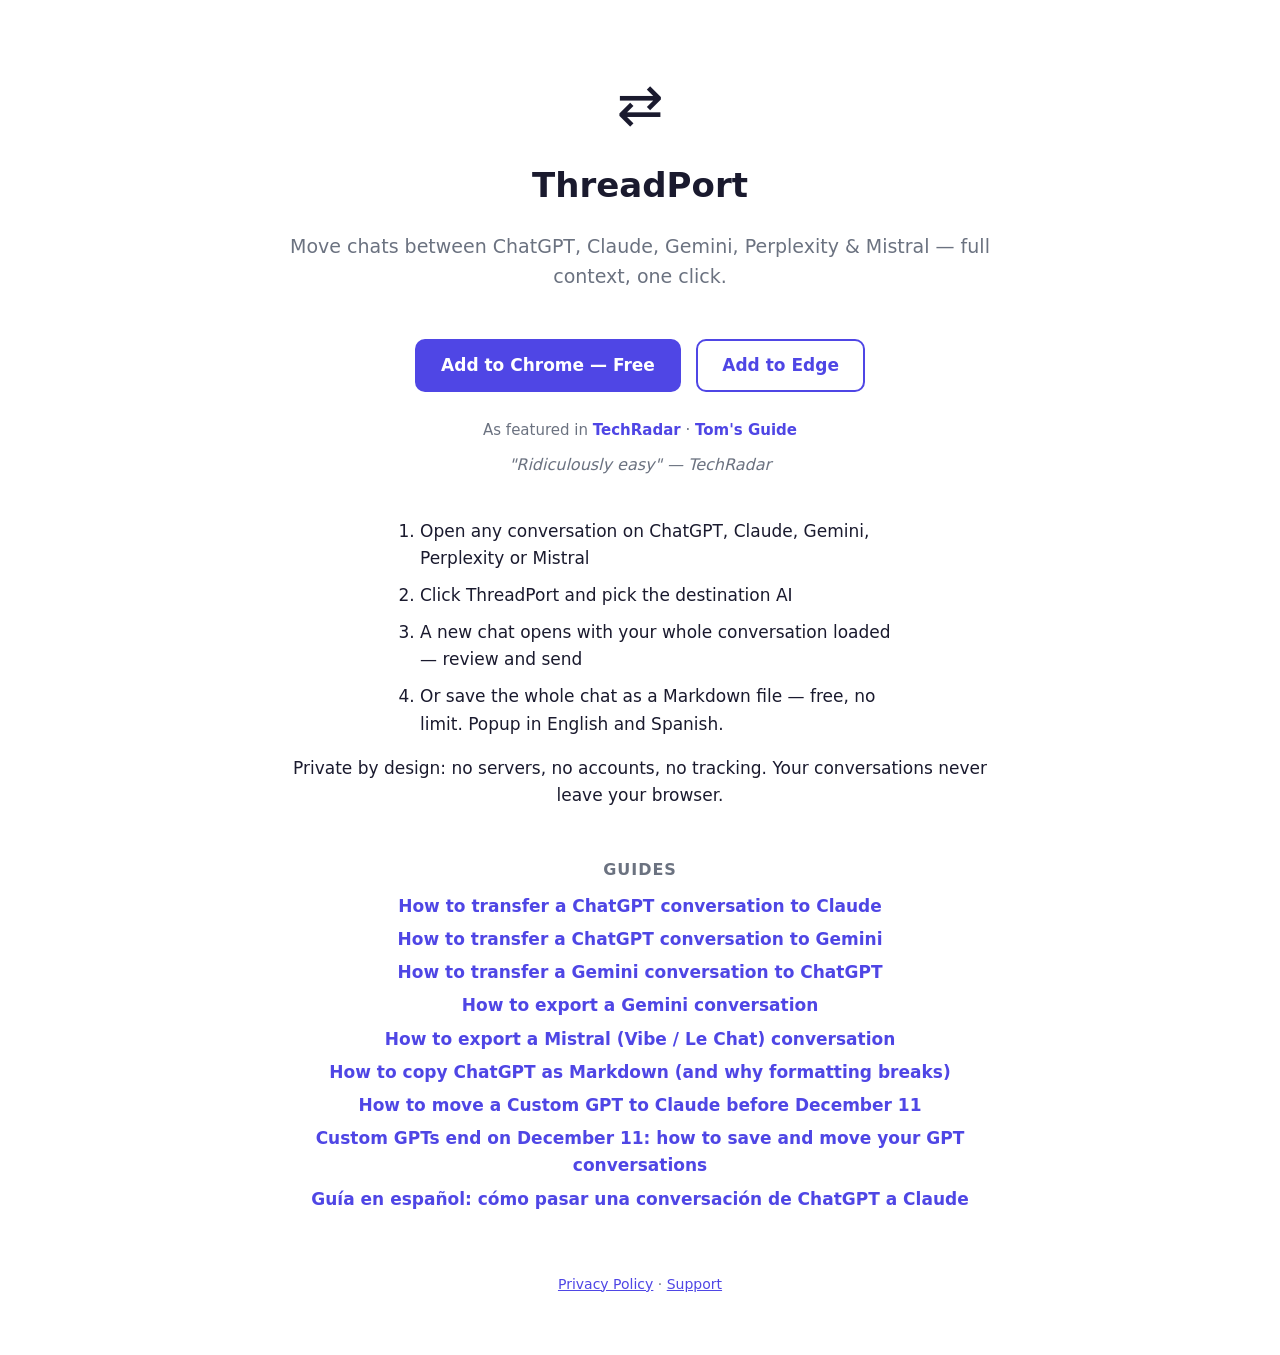
<file: docs/index.html>
<!DOCTYPE html>
<html lang="en">
<head>
<meta charset="utf-8">
<meta name="viewport" content="width=device-width, initial-scale=1">
<title>ThreadPort — Move chats between ChatGPT, Claude, Gemini, Perplexity & Mistral</title>
<meta name="description" content="Continue any AI conversation on another AI. One click moves your chat between ChatGPT, Claude, Gemini, Perplexity and Mistral — full context included.">
<link rel="canonical" href="https://megarampo.github.io/threadport/">
<style>
  body { max-width: 720px; margin: 0 auto; padding: 60px 20px; font: 17px/1.6 system-ui, sans-serif; color: #1a1a2e; text-align: center; }
  .glyph { font-size: 56px; }
  h1 { font-size: 34px; margin: 8px 0 4px; }
  .tag { color: #6b7280; font-size: 19px; }
  .cta { display: inline-block; margin-top: 28px; padding: 13px 26px; background: #4f46e5; color: #fff; text-decoration: none; border-radius: 10px; font-weight: 650; }
  .cta.edge { background: transparent; color: #4f46e5; border: 2px solid #4f46e5; margin-left: 10px; padding: 11px 24px; }
  .steps { text-align: left; margin: 40px auto 0; max-width: 480px; }
  .steps li { margin-bottom: 10px; }
  .press { margin-top: 26px; font-size: 15px; color: #6b7280; }
  .press a { color: #4f46e5; text-decoration: none; font-weight: 600; }
  .press blockquote { margin: 10px 0 0; font-style: italic; font-size: 16px; color: inherit; }
  .guides { margin-top: 48px; }
  .guides h2 { font-size: 16px; text-transform: uppercase; letter-spacing: 0.06em; color: #6b7280; margin-bottom: 10px; }
  .guides a { display: block; color: #4f46e5; text-decoration: none; font-weight: 550; margin: 6px 0; }
  footer { margin-top: 60px; font-size: 14px; color: #6b7280; }
  footer a { color: #4f46e5; }
  @media (prefers-color-scheme: dark) {
    body { background: #16161f; color: #e5e7eb; }
    .tag, footer { color: #9ca3af; }
  }
</style>
</head>
<body>
<div class="glyph">⇄</div>
<h1>ThreadPort</h1>
<p class="tag">Move chats between ChatGPT, Claude, Gemini, Perplexity &amp; Mistral — full context, one click.</p>
<a class="cta" href="https://chromewebstore.google.com/detail/threadport-%E2%80%94-move-chats-b/kclkpikpgnldnpnmojkcnoclcihmhhmd" id="install">Add to Chrome — Free</a>
<a class="cta edge" href="https://microsoftedge.microsoft.com/addons/detail/threadport-%E2%80%94-move-chats-b/hfegopjfooabblaccgifjfomanedeapc" id="install-edge">Add to Edge</a>
<div class="press">
  <span>As featured in</span>
  <a href="https://www.techradar.com/ai-platforms-assistants/claude-hit-me-with-a-usage-limit-so-i-moved-the-entire-conversation-to-chatgpt-this-free-browser-extension-made-it-ridiculously-easy">TechRadar</a> ·
  <a href="https://www.tomsguide.com/ai/i-found-an-easier-way-to-transfer-my-chats-between-chatgpt-claude-and-gemini-and-it-only-takes-a-single-chrome-extension">Tom's Guide</a>
  <blockquote>"Ridiculously easy" — TechRadar</blockquote>
</div>
<ol class="steps">
  <li>Open any conversation on ChatGPT, Claude, Gemini, Perplexity or Mistral</li>
  <li>Click ThreadPort and pick the destination AI</li>
  <li>A new chat opens with your whole conversation loaded — review and send</li>
  <li>Or save the whole chat as a Markdown file — free, no limit. Popup in English and Spanish.</li>
</ol>
<p>Private by design: no servers, no accounts, no tracking. Your conversations never leave your browser.</p>
<div class="guides">
  <h2>Guides</h2>
  <a href="transfer-chatgpt-to-claude.html">How to transfer a ChatGPT conversation to Claude</a>
  <a href="transfer-chatgpt-to-gemini.html">How to transfer a ChatGPT conversation to Gemini</a>
  <a href="transfer-gemini-to-chatgpt.html">How to transfer a Gemini conversation to ChatGPT</a>
  <a href="export-gemini-conversation.html">How to export a Gemini conversation</a>
  <a href="export-mistral-conversation.html">How to export a Mistral (Vibe / Le Chat) conversation</a>
  <a href="copy-chatgpt-as-markdown.html">How to copy ChatGPT as Markdown (and why formatting breaks)</a>
  <a href="migrate-custom-gpt-to-claude.html">How to move a Custom GPT to Claude before December 11</a>
  <a href="export-custom-gpt-conversations.html">Custom GPTs end on December 11: how to save and move your GPT conversations</a>
  <a href="pasar-conversacion-chatgpt-a-claude.html" hreflang="es" lang="es">Guía en español: cómo pasar una conversación de ChatGPT a Claude</a>
</div>
<footer>
  <a href="privacy.html">Privacy Policy</a> ·
  <a href="https://github.com/megarampo/threadport/issues">Support</a>
</footer>
</body>
</html>
</file>
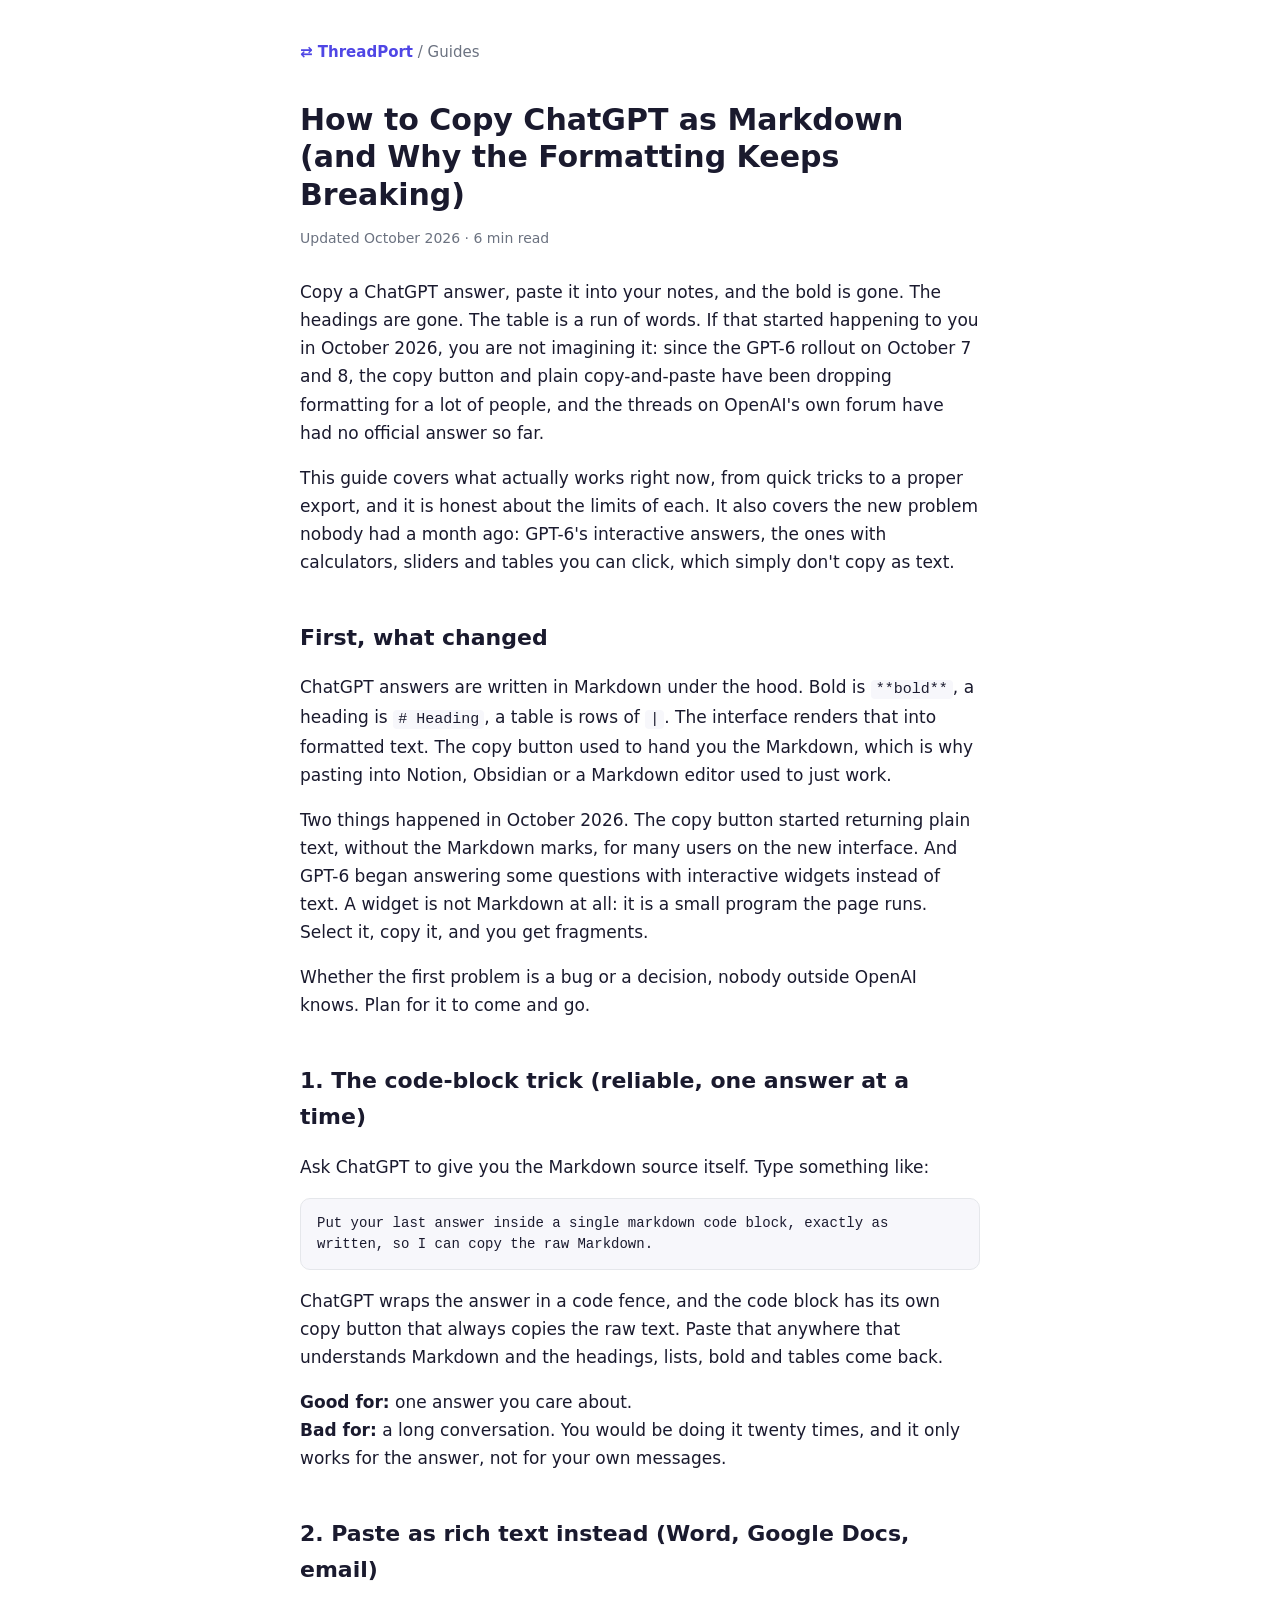
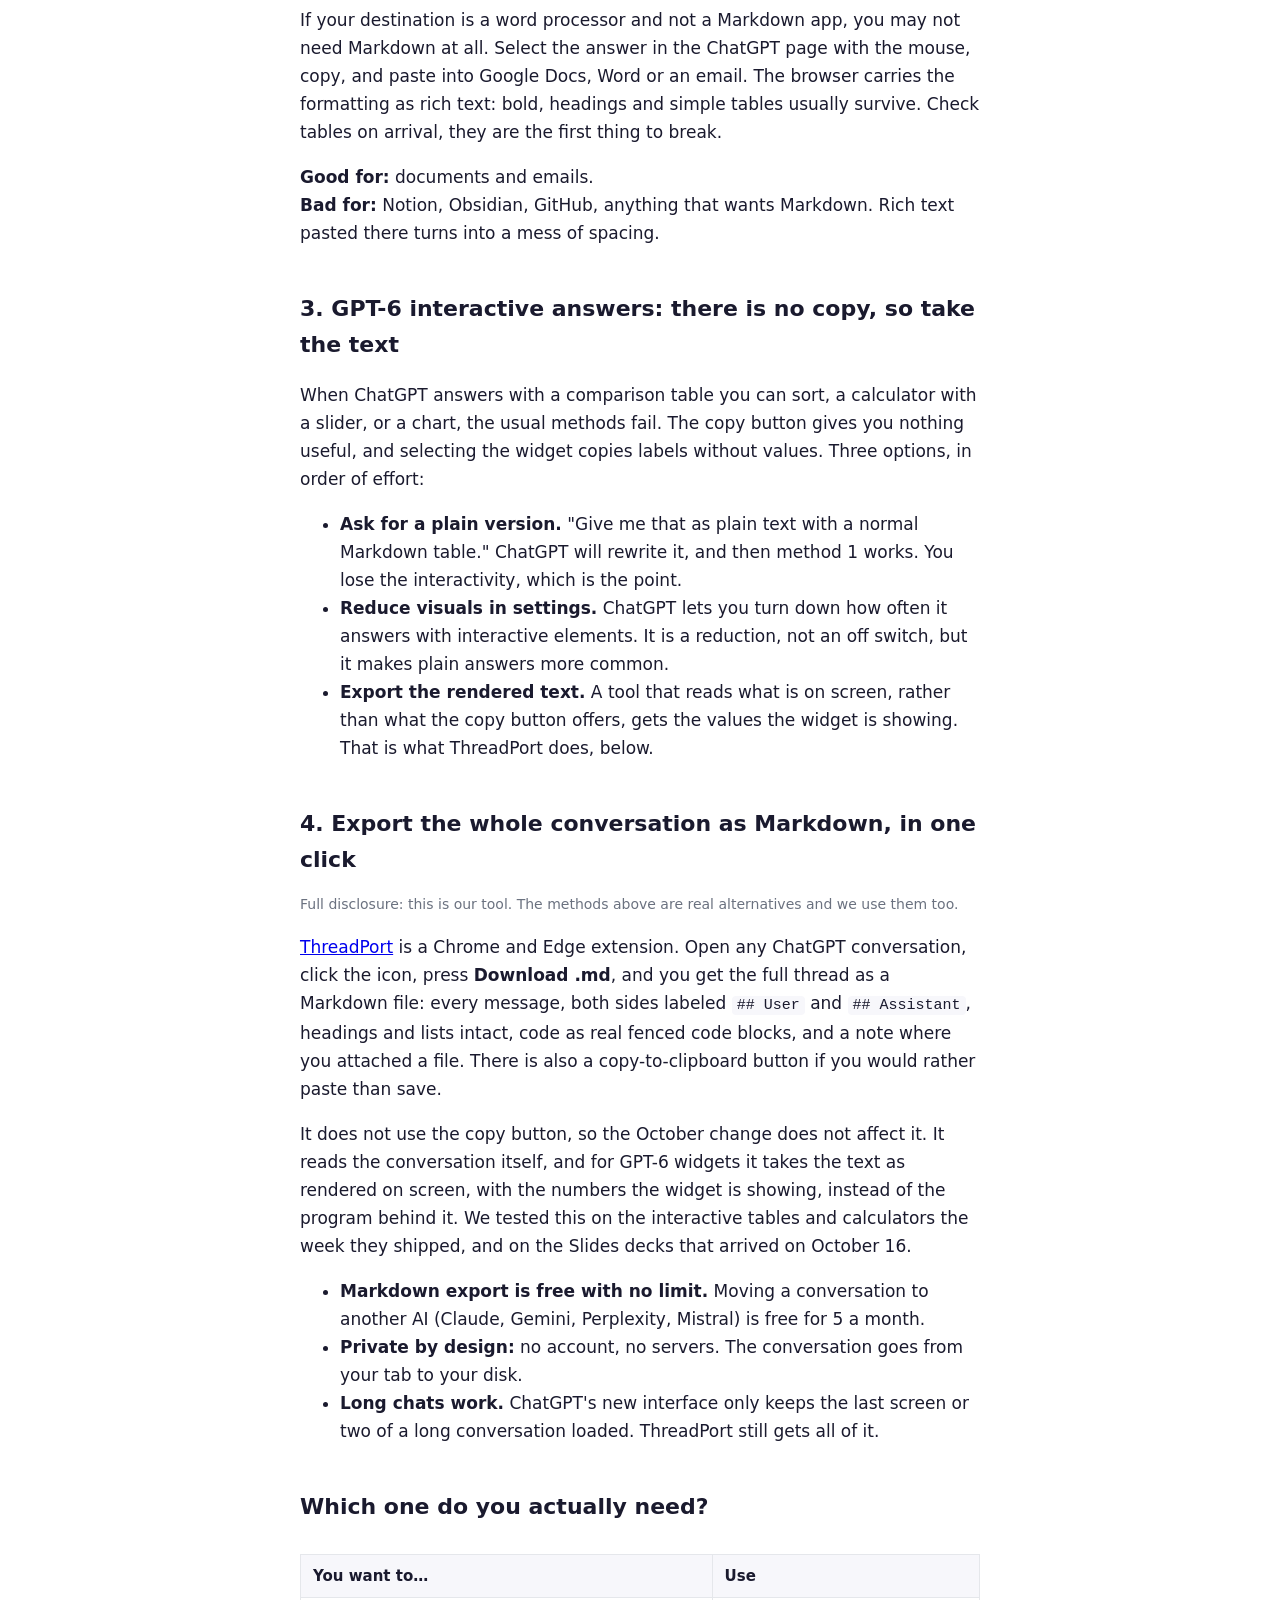
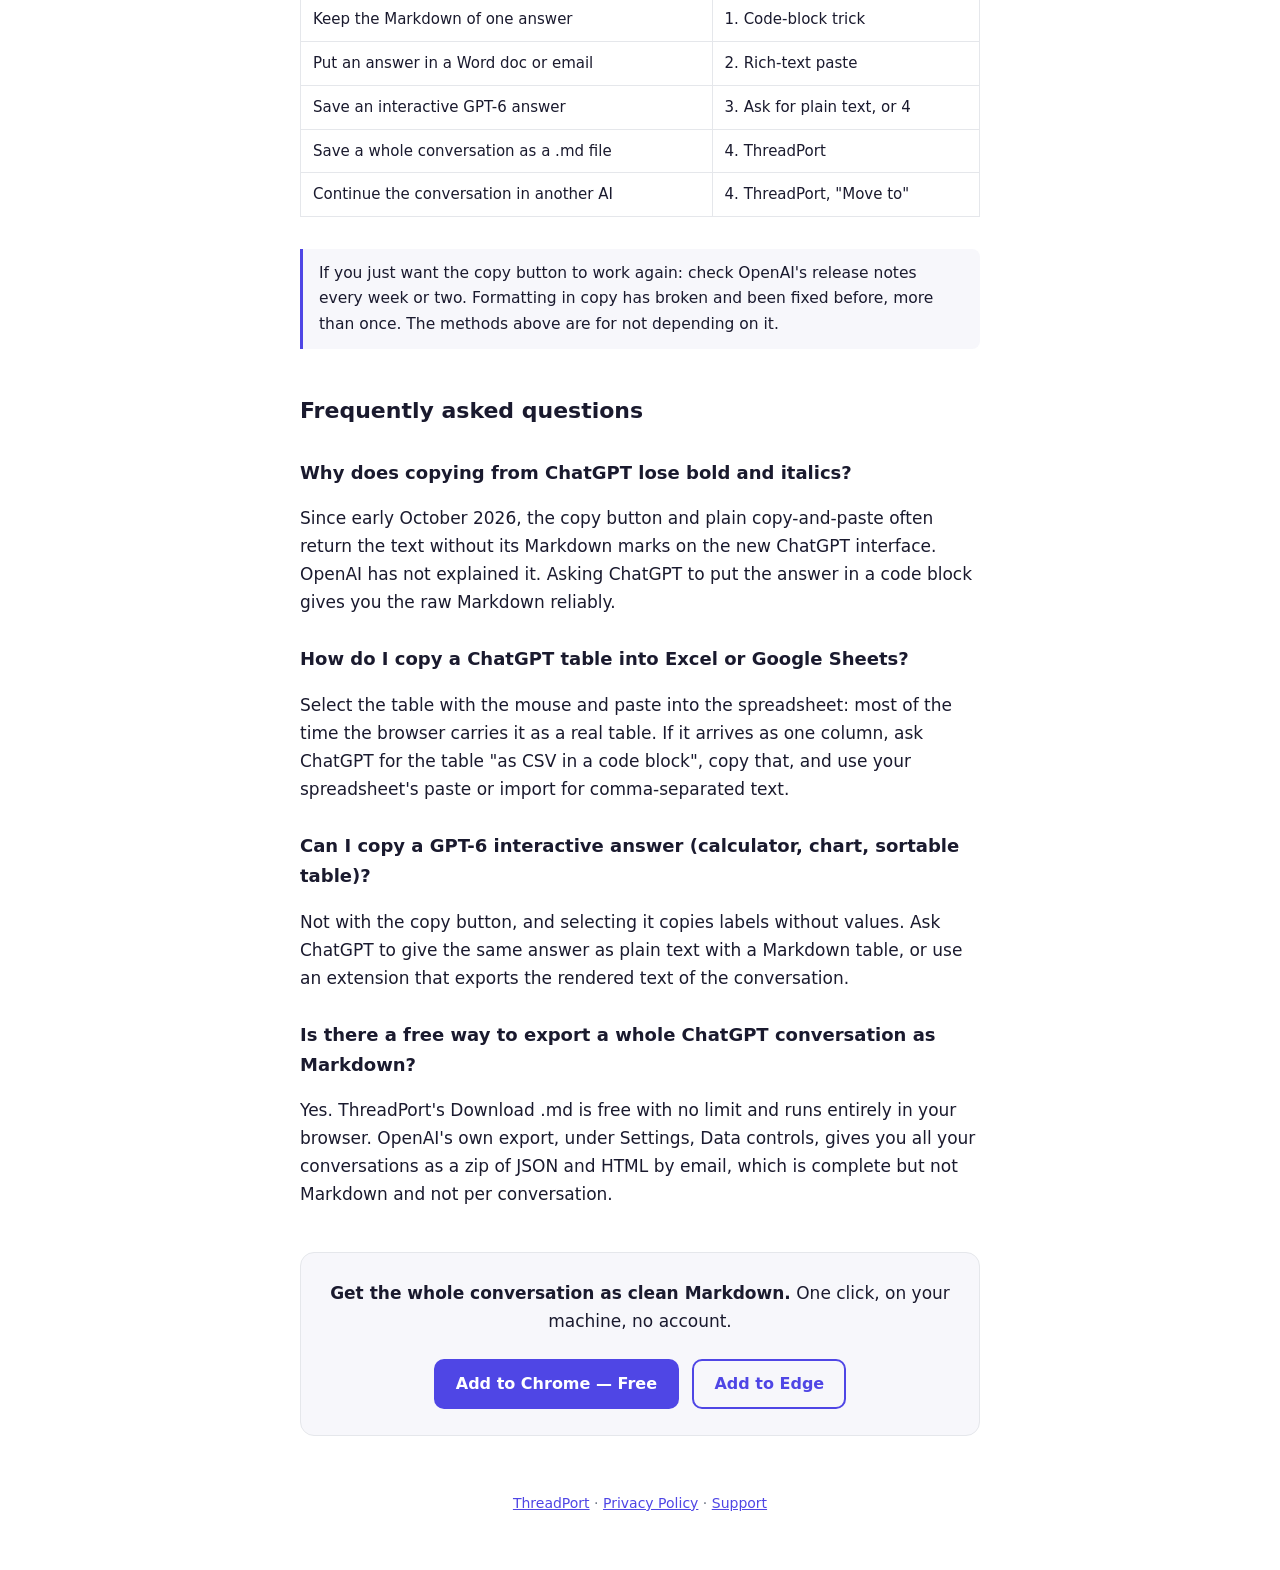
<file: docs/copy-chatgpt-as-markdown.html>
<!DOCTYPE html>
<html lang="en">
<head>
<meta charset="utf-8">
<meta name="viewport" content="width=device-width, initial-scale=1">
<title>How to Copy ChatGPT as Markdown (and Why Formatting Breaks) 2026</title>
<meta name="description" content="Since October 2026, copying a ChatGPT answer often loses bold, italics and tables. Four ways to get clean Markdown out: the code-block trick, rich-text paste, handling GPT-6 interactive answers, and a one-click export of the whole chat.">
<link rel="canonical" href="https://megarampo.github.io/threadport/copy-chatgpt-as-markdown.html">
<meta property="og:title" content="How to Copy ChatGPT as Markdown (and Why Formatting Breaks) 2026">
<meta property="og:description" content="Copying ChatGPT answers lost its formatting? Every real way to get clean Markdown out, including GPT-6's interactive answers, with the trade-offs stated plainly.">
<meta property="og:type" content="article">
<meta property="og:url" content="https://megarampo.github.io/threadport/copy-chatgpt-as-markdown.html">
<style>
  :root { --accent: #4f46e5; --text: #1a1a2e; --muted: #6b7280; --border: #e5e7eb; --bg-soft: #f7f7fb; }
  * { box-sizing: border-box; }
  body { max-width: 720px; margin: 0 auto; padding: 40px 20px 60px; font: 17px/1.65 system-ui, sans-serif; color: var(--text); }
  nav.crumb { font-size: 15px; margin-bottom: 36px; }
  nav.crumb a { color: var(--accent); text-decoration: none; font-weight: 650; }
  h1 { font-size: 30px; line-height: 1.25; margin: 0 0 6px; }
  .updated { color: var(--muted); font-size: 14px; margin-bottom: 28px; }
  h2 { font-size: 22px; margin: 44px 0 12px; }
  h3 { font-size: 18px; margin: 28px 0 8px; }
  p, li { color: var(--text); }
  .note { background: var(--bg-soft); border-left: 3px solid var(--accent); padding: 12px 16px; border-radius: 0 8px 8px 0; font-size: 15.5px; }
  pre { background: var(--bg-soft); border: 1px solid var(--border); border-radius: 10px; padding: 14px 16px; font-size: 14px; line-height: 1.5; overflow-x: auto; white-space: pre-wrap; }
  code { background: var(--bg-soft); padding: 1px 5px; border-radius: 4px; font-size: 15px; }
  .tablewrap { overflow-x: auto; }
  table { border-collapse: collapse; width: 100%; font-size: 15px; margin: 16px 0; }
  th, td { border: 1px solid var(--border); padding: 9px 12px; text-align: left; vertical-align: top; }
  th { background: var(--bg-soft); }
  .cta-box { margin: 44px 0 0; padding: 26px 24px; border: 1px solid var(--border); border-radius: 14px; text-align: center; background: var(--bg-soft); }
  .cta-box p { margin-top: 0; }
  .cta { display: inline-block; margin: 6px 4px 0; padding: 12px 22px; background: var(--accent); color: #fff; text-decoration: none; border-radius: 10px; font-weight: 650; font-size: 16px; }
  .cta.alt { background: transparent; color: var(--accent); border: 2px solid var(--accent); padding: 10px 20px; }
  .disclosure { font-size: 14px; color: var(--muted); }
  footer { margin-top: 56px; font-size: 14px; color: var(--muted); text-align: center; }
  footer a { color: var(--accent); }
  @media (prefers-color-scheme: dark) {
    :root { --text: #e5e7eb; --muted: #9ca3af; --border: #2e2e3a; --bg-soft: #1e1e29; }
    body { background: #16161f; }
  }
</style>
</head>
<body>
<nav class="crumb"><a href="./">⇄ ThreadPort</a> <span style="color:var(--muted)">/ Guides</span></nav>

<h1>How to Copy ChatGPT as Markdown (and Why the Formatting Keeps Breaking)</h1>
<p class="updated">Updated October 2026 · 6 min read</p>

<p>Copy a ChatGPT answer, paste it into your notes, and the bold is gone. The headings are gone. The table is a run of words. If that started happening to you in October 2026, you are not imagining it: since the GPT-6 rollout on October 7 and 8, the copy button and plain copy-and-paste have been dropping formatting for a lot of people, and the threads on OpenAI's own forum have had no official answer so far.</p>

<p>This guide covers what actually works right now, from quick tricks to a proper export, and it is honest about the limits of each. It also covers the new problem nobody had a month ago: GPT-6's interactive answers, the ones with calculators, sliders and tables you can click, which simply don't copy as text.</p>

<h2>First, what changed</h2>

<p>ChatGPT answers are written in Markdown under the hood. Bold is <code>**bold**</code>, a heading is <code># Heading</code>, a table is rows of <code>|</code>. The interface renders that into formatted text. The copy button used to hand you the Markdown, which is why pasting into Notion, Obsidian or a Markdown editor used to just work.</p>

<p>Two things happened in October 2026. The copy button started returning plain text, without the Markdown marks, for many users on the new interface. And GPT-6 began answering some questions with interactive widgets instead of text. A widget is not Markdown at all: it is a small program the page runs. Select it, copy it, and you get fragments.</p>

<p>Whether the first problem is a bug or a decision, nobody outside OpenAI knows. Plan for it to come and go.</p>

<h2>1. The code-block trick (reliable, one answer at a time)</h2>

<p>Ask ChatGPT to give you the Markdown source itself. Type something like:</p>

<pre>Put your last answer inside a single markdown code block, exactly as written, so I can copy the raw Markdown.</pre>

<p>ChatGPT wraps the answer in a code fence, and the code block has its own copy button that always copies the raw text. Paste that anywhere that understands Markdown and the headings, lists, bold and tables come back.</p>

<p><strong>Good for:</strong> one answer you care about.<br>
<strong>Bad for:</strong> a long conversation. You would be doing it twenty times, and it only works for the answer, not for your own messages.</p>

<h2>2. Paste as rich text instead (Word, Google Docs, email)</h2>

<p>If your destination is a word processor and not a Markdown app, you may not need Markdown at all. Select the answer in the ChatGPT page with the mouse, copy, and paste into Google Docs, Word or an email. The browser carries the formatting as rich text: bold, headings and simple tables usually survive. Check tables on arrival, they are the first thing to break.</p>

<p><strong>Good for:</strong> documents and emails.<br>
<strong>Bad for:</strong> Notion, Obsidian, GitHub, anything that wants Markdown. Rich text pasted there turns into a mess of spacing.</p>

<h2>3. GPT-6 interactive answers: there is no copy, so take the text</h2>

<p>When ChatGPT answers with a comparison table you can sort, a calculator with a slider, or a chart, the usual methods fail. The copy button gives you nothing useful, and selecting the widget copies labels without values. Three options, in order of effort:</p>

<ul>
  <li><strong>Ask for a plain version.</strong> "Give me that as plain text with a normal Markdown table." ChatGPT will rewrite it, and then method 1 works. You lose the interactivity, which is the point.</li>
  <li><strong>Reduce visuals in settings.</strong> ChatGPT lets you turn down how often it answers with interactive elements. It is a reduction, not an off switch, but it makes plain answers more common.</li>
  <li><strong>Export the rendered text.</strong> A tool that reads what is on screen, rather than what the copy button offers, gets the values the widget is showing. That is what ThreadPort does, below.</li>
</ul>

<h2>4. Export the whole conversation as Markdown, in one click</h2>

<p class="disclosure">Full disclosure: this is our tool. The methods above are real alternatives and we use them too.</p>

<p><a href="./">ThreadPort</a> is a Chrome and Edge extension. Open any ChatGPT conversation, click the icon, press <strong>Download .md</strong>, and you get the full thread as a Markdown file: every message, both sides labeled <code>## User</code> and <code>## Assistant</code>, headings and lists intact, code as real fenced code blocks, and a note where you attached a file. There is also a copy-to-clipboard button if you would rather paste than save.</p>

<p>It does not use the copy button, so the October change does not affect it. It reads the conversation itself, and for GPT-6 widgets it takes the text as rendered on screen, with the numbers the widget is showing, instead of the program behind it. We tested this on the interactive tables and calculators the week they shipped, and on the Slides decks that arrived on October 16.</p>

<ul>
  <li><strong>Markdown export is free with no limit.</strong> Moving a conversation to another AI (Claude, Gemini, Perplexity, Mistral) is free for 5 a month.</li>
  <li><strong>Private by design:</strong> no account, no servers. The conversation goes from your tab to your disk.</li>
  <li><strong>Long chats work.</strong> ChatGPT's new interface only keeps the last screen or two of a long conversation loaded. ThreadPort still gets all of it.</li>
</ul>

<h2>Which one do you actually need?</h2>

<div class="tablewrap">
<table>
  <tr><th>You want to…</th><th>Use</th></tr>
  <tr><td>Keep the Markdown of one answer</td><td>1. Code-block trick</td></tr>
  <tr><td>Put an answer in a Word doc or email</td><td>2. Rich-text paste</td></tr>
  <tr><td>Save an interactive GPT-6 answer</td><td>3. Ask for plain text, or 4</td></tr>
  <tr><td>Save a whole conversation as a .md file</td><td>4. ThreadPort</td></tr>
  <tr><td>Continue the conversation in another AI</td><td>4. ThreadPort, "Move to"</td></tr>
</table>
</div>

<p class="note">If you just want the copy button to work again: check OpenAI's release notes every week or two. Formatting in copy has broken and been fixed before, more than once. The methods above are for not depending on it.</p>

<h2>Frequently asked questions</h2>

<h3>Why does copying from ChatGPT lose bold and italics?</h3>
<p>Since early October 2026, the copy button and plain copy-and-paste often return the text without its Markdown marks on the new ChatGPT interface. OpenAI has not explained it. Asking ChatGPT to put the answer in a code block gives you the raw Markdown reliably.</p>

<h3>How do I copy a ChatGPT table into Excel or Google Sheets?</h3>
<p>Select the table with the mouse and paste into the spreadsheet: most of the time the browser carries it as a real table. If it arrives as one column, ask ChatGPT for the table "as CSV in a code block", copy that, and use your spreadsheet's paste or import for comma-separated text.</p>

<h3>Can I copy a GPT-6 interactive answer (calculator, chart, sortable table)?</h3>
<p>Not with the copy button, and selecting it copies labels without values. Ask ChatGPT to give the same answer as plain text with a Markdown table, or use an extension that exports the rendered text of the conversation.</p>

<h3>Is there a free way to export a whole ChatGPT conversation as Markdown?</h3>
<p>Yes. ThreadPort's Download .md is free with no limit and runs entirely in your browser. OpenAI's own export, under Settings, Data controls, gives you all your conversations as a zip of JSON and HTML by email, which is complete but not Markdown and not per conversation.</p>

<div class="cta-box">
  <p><strong>Get the whole conversation as clean Markdown.</strong> One click, on your machine, no account.</p>
  <a class="cta" href="https://chromewebstore.google.com/detail/threadport-%E2%80%94-move-chats-b/kclkpikpgnldnpnmojkcnoclcihmhhmd">Add to Chrome — Free</a>
  <a class="cta alt" href="https://microsoftedge.microsoft.com/addons/detail/threadport-%E2%80%94-move-chats-b/hfegopjfooabblaccgifjfomanedeapc">Add to Edge</a>
</div>

<footer>
  <a href="./">ThreadPort</a> · <a href="privacy.html">Privacy Policy</a> · <a href="https://github.com/megarampo/threadport/issues">Support</a>
</footer>

<script type="application/ld+json">
{
  "@context": "https://schema.org",
  "@type": "FAQPage",
  "mainEntity": [
    {
      "@type": "Question",
      "name": "Why does copying from ChatGPT lose bold and italics?",
      "acceptedAnswer": { "@type": "Answer", "text": "Since early October 2026 the copy button and plain copy-and-paste often return ChatGPT answers without their Markdown marks on the new interface. OpenAI has not explained it. Asking ChatGPT to put the answer inside a markdown code block returns the raw Markdown reliably." }
    },
    {
      "@type": "Question",
      "name": "How do I copy a ChatGPT table into Excel or Google Sheets?",
      "acceptedAnswer": { "@type": "Answer", "text": "Select the table with the mouse and paste into the spreadsheet; usually it arrives as a real table. If it arrives as one column, ask ChatGPT for the table as CSV in a code block, copy that, and use the spreadsheet's paste or import for comma-separated text." }
    },
    {
      "@type": "Question",
      "name": "Can I copy a GPT-6 interactive answer such as a calculator, chart or sortable table?",
      "acceptedAnswer": { "@type": "Answer", "text": "Not with the copy button, and selecting the widget copies labels without values. Ask ChatGPT to give the same answer as plain text with a Markdown table, or use a browser extension such as ThreadPort that exports the rendered text of the conversation." }
    },
    {
      "@type": "Question",
      "name": "Is there a free way to export a whole ChatGPT conversation as Markdown?",
      "acceptedAnswer": { "@type": "Answer", "text": "Yes. ThreadPort's Download .md button is free with no limit and runs entirely in the browser. OpenAI's own export under Settings and Data controls sends all conversations as a zip of JSON and HTML by email, which is complete but not Markdown and not per conversation." }
    }
  ]
}
</script>
</body>
</html>
</file>
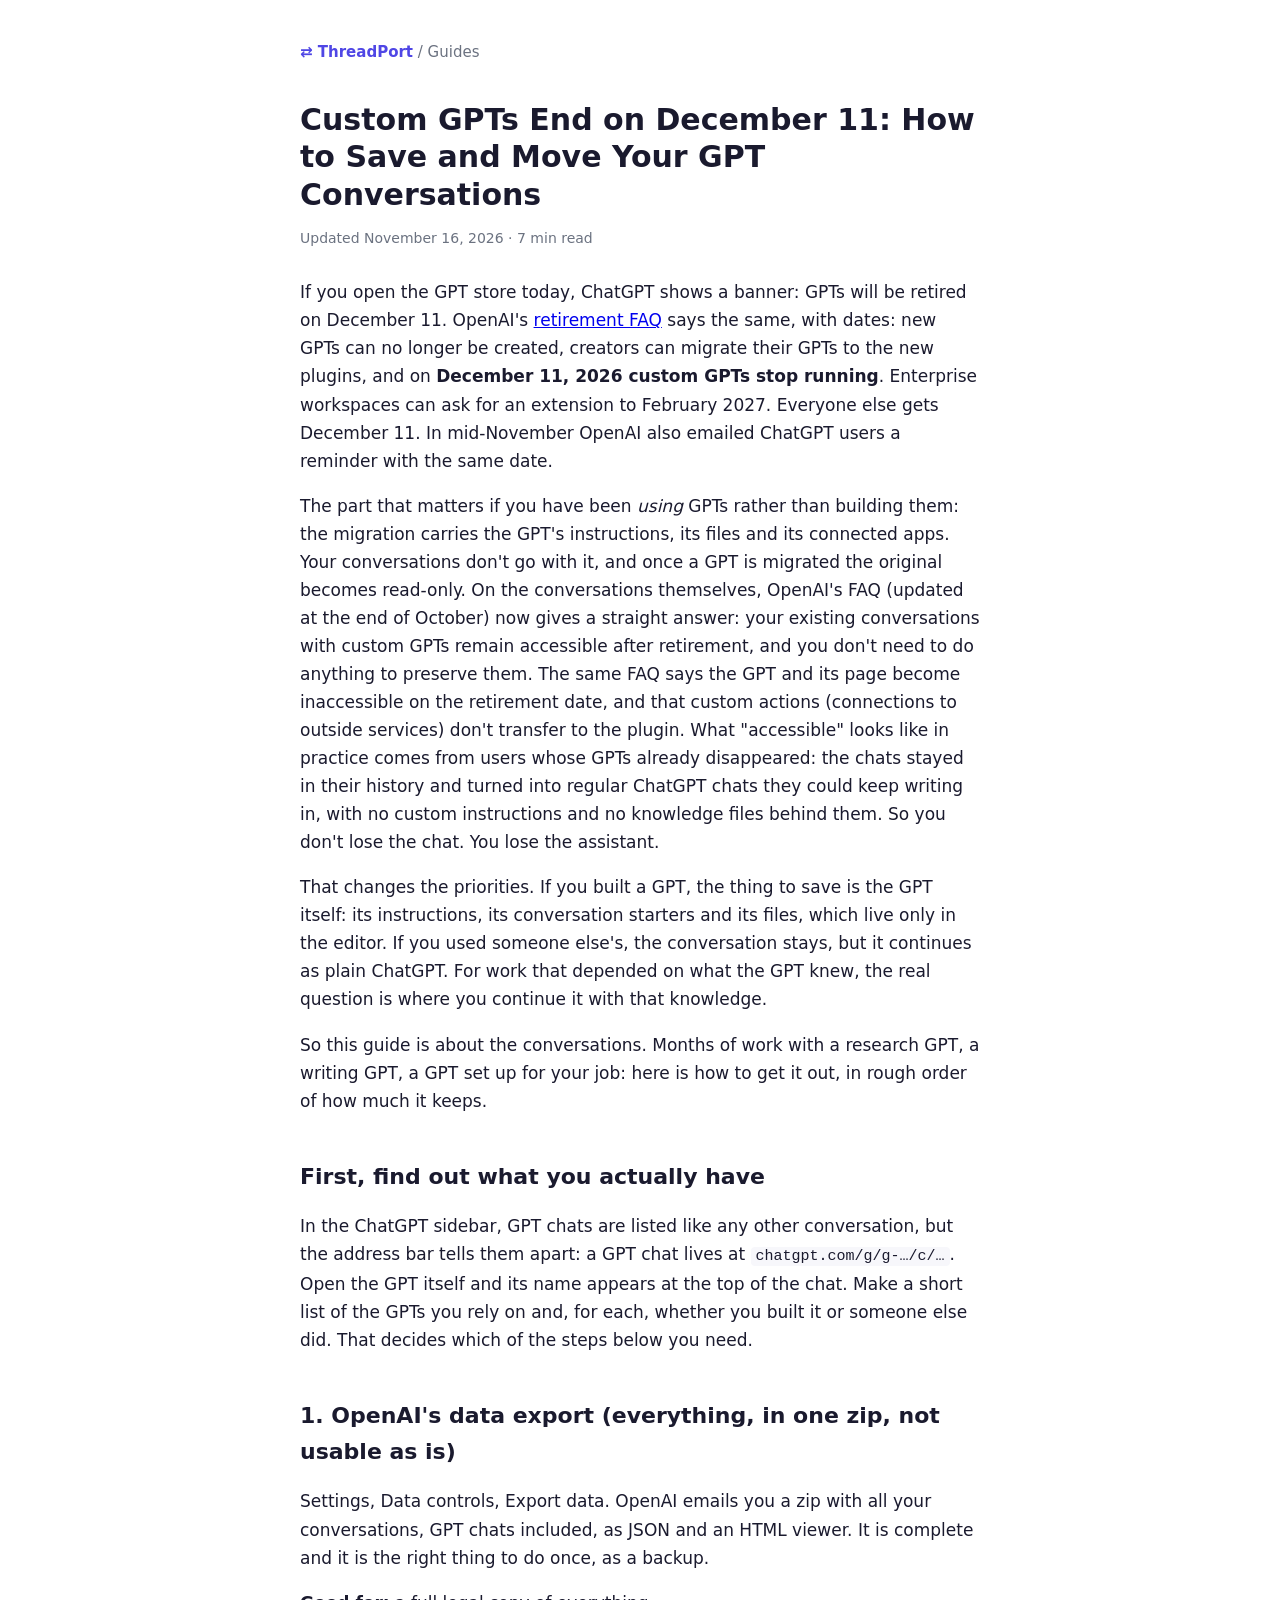
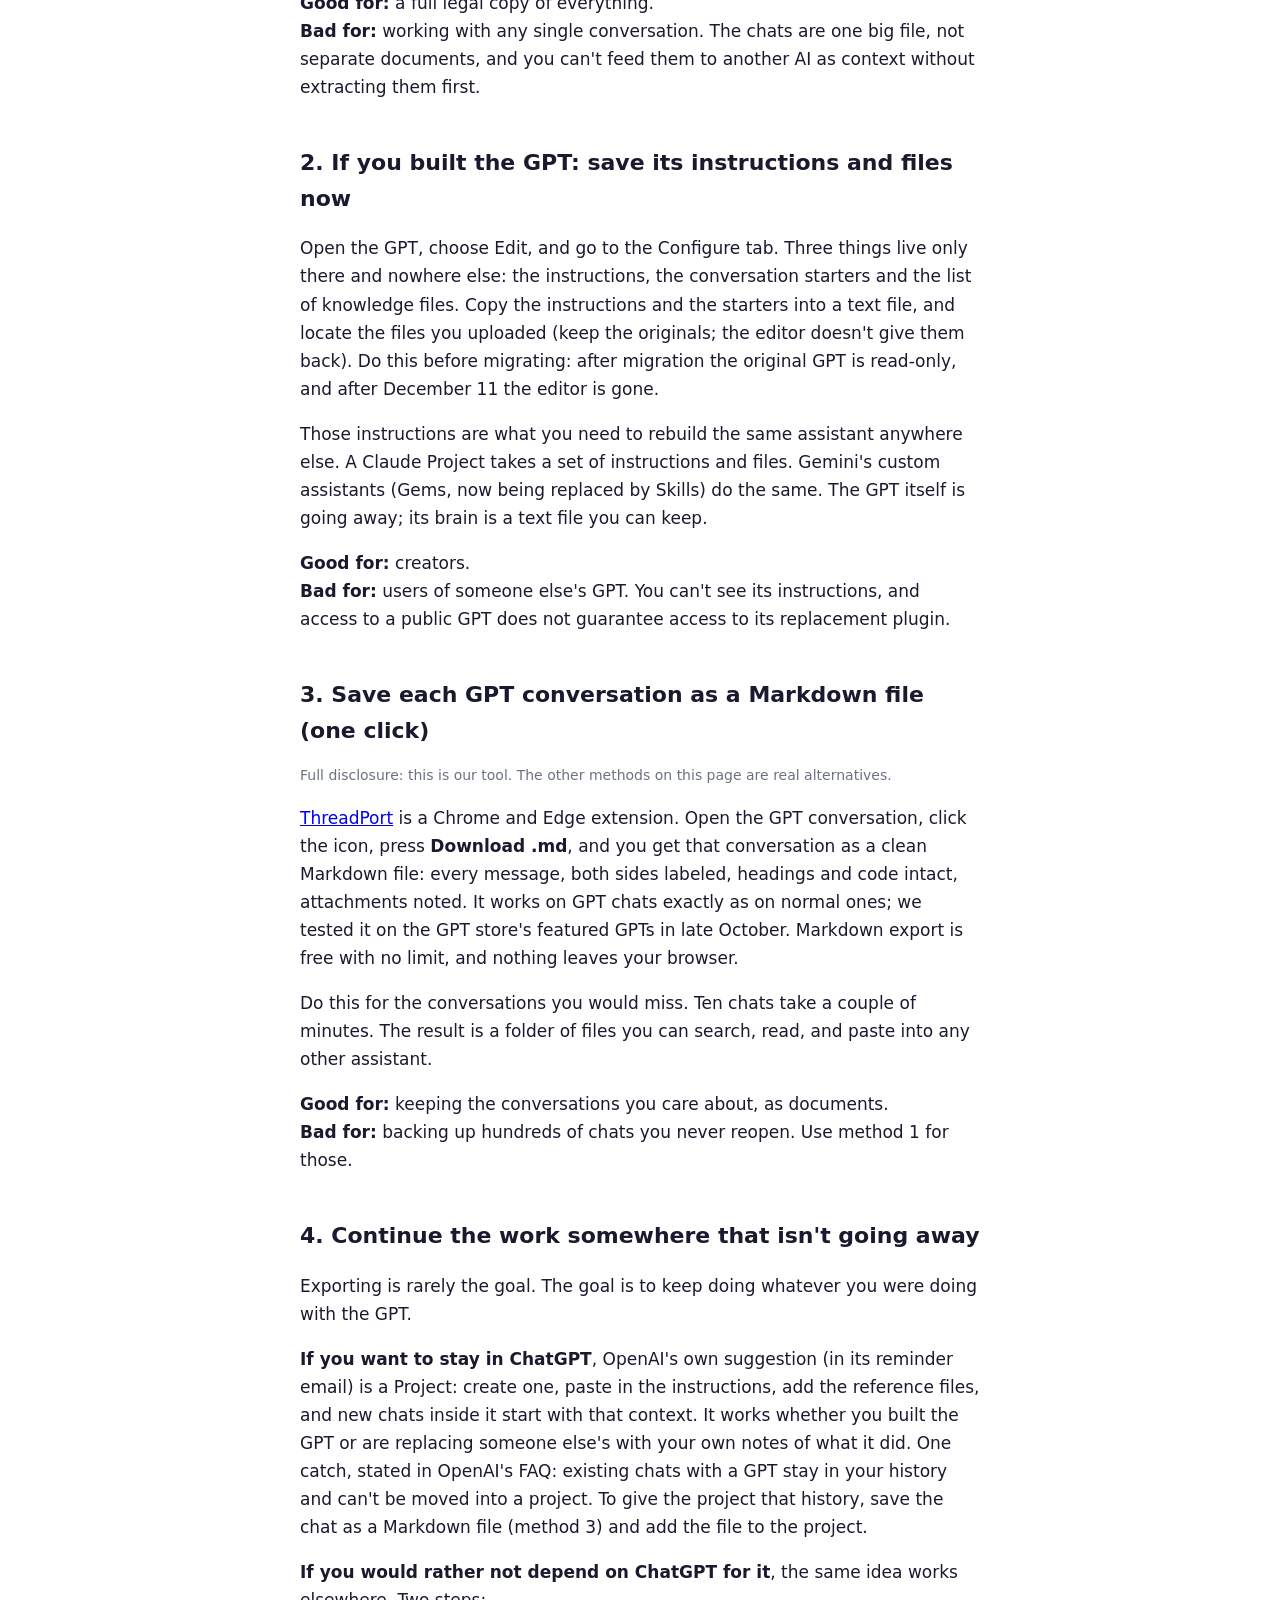
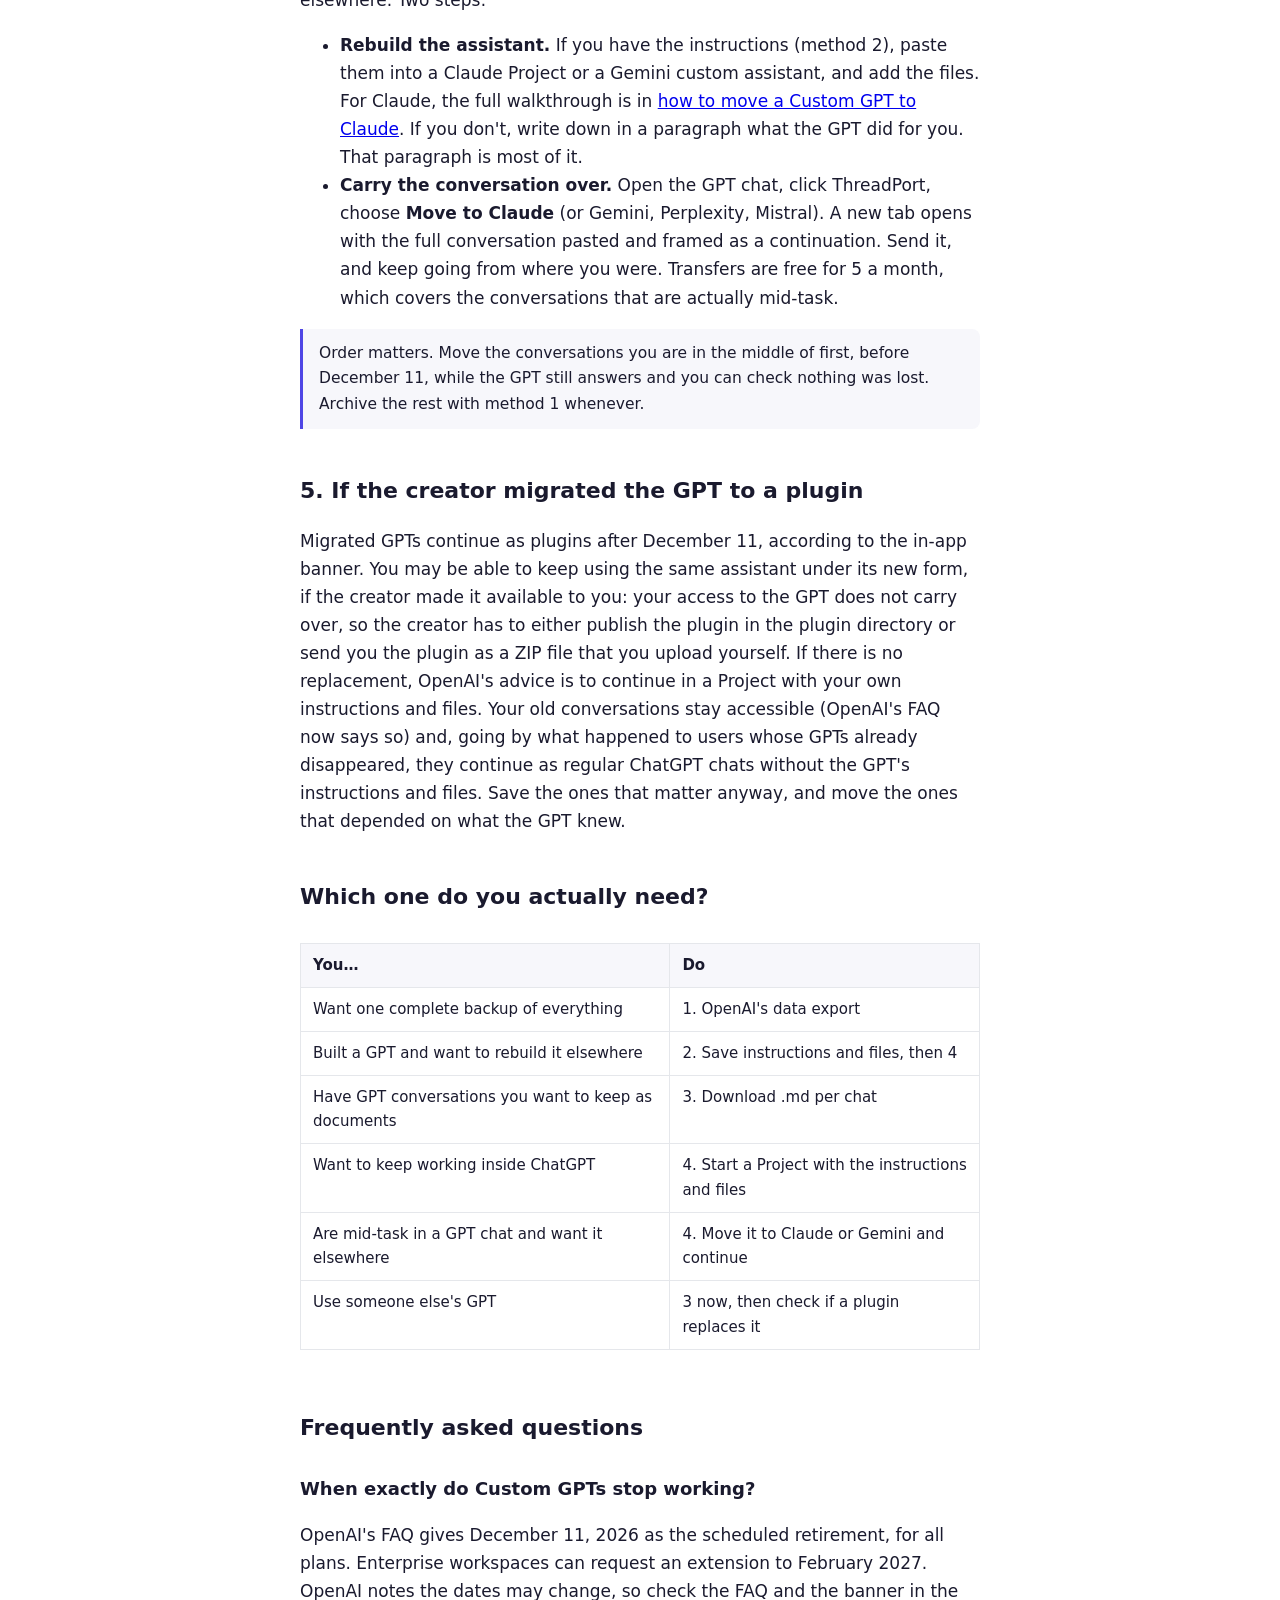
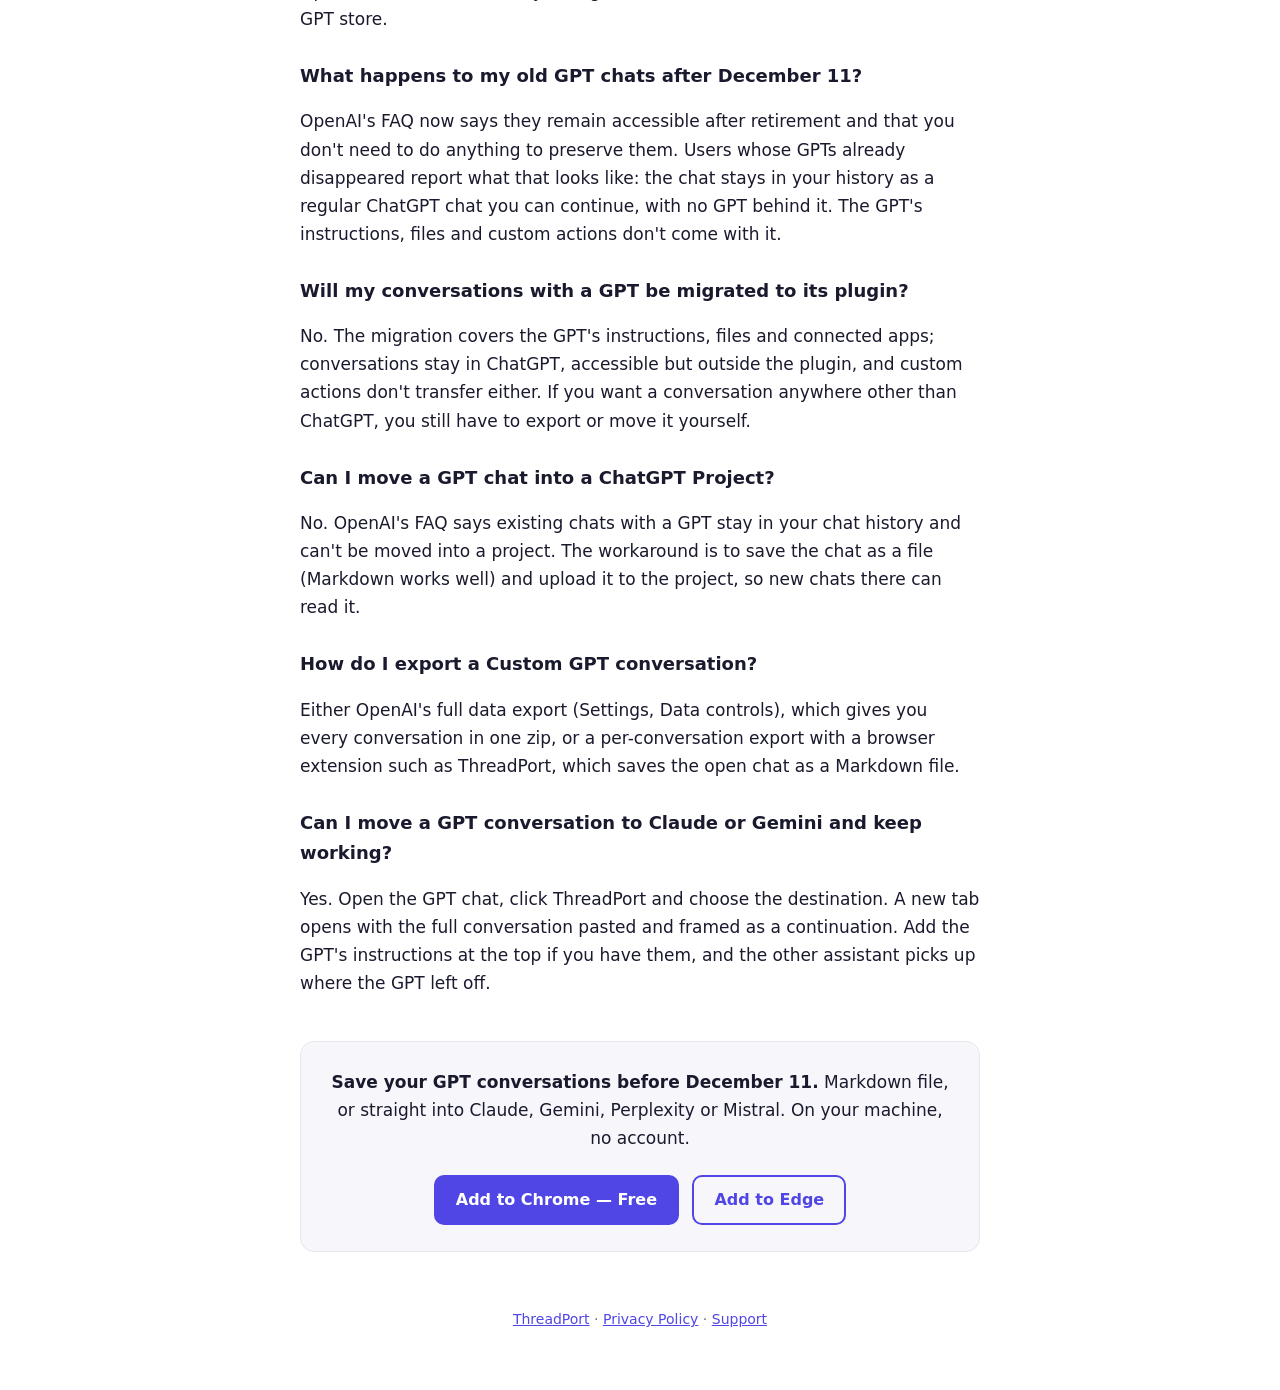
<file: docs/export-custom-gpt-conversations.html>
<!DOCTYPE html>
<html lang="en">
<head>
<meta charset="utf-8">
<meta name="viewport" content="width=device-width, initial-scale=1">
<title>Custom GPTs End on December 11: How to Save and Move Your GPT Chats</title>
<meta name="description" content="OpenAI retires Custom GPTs on December 11, 2026. The migration to plugins carries instructions and files, not your conversations. Here is how to export your GPT chat history, keep a GPT's instructions, and continue the work in Claude or Gemini.">
<link rel="canonical" href="https://megarampo.github.io/threadport/export-custom-gpt-conversations.html">
<meta property="og:title" content="Custom GPTs End on December 11: How to Save and Move Your GPT Chats">
<meta property="og:description" content="Custom GPTs stop running on December 11, 2026. Every real way to save your GPT conversations and keep working, with the trade-offs stated plainly.">
<meta property="og:type" content="article">
<meta property="og:url" content="https://megarampo.github.io/threadport/export-custom-gpt-conversations.html">
<style>
  :root { --accent: #4f46e5; --text: #1a1a2e; --muted: #6b7280; --border: #e5e7eb; --bg-soft: #f7f7fb; }
  * { box-sizing: border-box; }
  body { max-width: 720px; margin: 0 auto; padding: 40px 20px 60px; font: 17px/1.65 system-ui, sans-serif; color: var(--text); }
  nav.crumb { font-size: 15px; margin-bottom: 36px; }
  nav.crumb a { color: var(--accent); text-decoration: none; font-weight: 650; }
  h1 { font-size: 30px; line-height: 1.25; margin: 0 0 6px; }
  .updated { color: var(--muted); font-size: 14px; margin-bottom: 28px; }
  h2 { font-size: 22px; margin: 44px 0 12px; }
  h3 { font-size: 18px; margin: 28px 0 8px; }
  p, li { color: var(--text); }
  .note { background: var(--bg-soft); border-left: 3px solid var(--accent); padding: 12px 16px; border-radius: 0 8px 8px 0; font-size: 15.5px; }
  pre { background: var(--bg-soft); border: 1px solid var(--border); border-radius: 10px; padding: 14px 16px; font-size: 14px; line-height: 1.5; overflow-x: auto; white-space: pre-wrap; }
  code { background: var(--bg-soft); padding: 1px 5px; border-radius: 4px; font-size: 15px; }
  .tablewrap { overflow-x: auto; }
  table { border-collapse: collapse; width: 100%; font-size: 15px; margin: 16px 0; }
  th, td { border: 1px solid var(--border); padding: 9px 12px; text-align: left; vertical-align: top; }
  th { background: var(--bg-soft); }
  .cta-box { margin: 44px 0 0; padding: 26px 24px; border: 1px solid var(--border); border-radius: 14px; text-align: center; background: var(--bg-soft); }
  .cta-box p { margin-top: 0; }
  .cta { display: inline-block; margin: 6px 4px 0; padding: 12px 22px; background: var(--accent); color: #fff; text-decoration: none; border-radius: 10px; font-weight: 650; font-size: 16px; }
  .cta.alt { background: transparent; color: var(--accent); border: 2px solid var(--accent); padding: 10px 20px; }
  .disclosure { font-size: 14px; color: var(--muted); }
  footer { margin-top: 56px; font-size: 14px; color: var(--muted); text-align: center; }
  footer a { color: var(--accent); }
  @media (prefers-color-scheme: dark) {
    :root { --text: #e5e7eb; --muted: #9ca3af; --border: #2e2e3a; --bg-soft: #1e1e29; }
    body { background: #16161f; }
  }
</style>
</head>
<body>
<nav class="crumb"><a href="./">⇄ ThreadPort</a> <span style="color:var(--muted)">/ Guides</span></nav>

<h1>Custom GPTs End on December 11: How to Save and Move Your GPT Conversations</h1>
<p class="updated">Updated November 16, 2026 · 7 min read</p>

<p>If you open the GPT store today, ChatGPT shows a banner: GPTs will be retired on December 11. OpenAI's <a href="https://help.openai.com/en/articles/20001519-custom-gpt-retirement-and-migration-faq">retirement FAQ</a> says the same, with dates: new GPTs can no longer be created, creators can migrate their GPTs to the new plugins, and on <strong>December 11, 2026 custom GPTs stop running</strong>. Enterprise workspaces can ask for an extension to February 2027. Everyone else gets December 11. In mid-November OpenAI also emailed ChatGPT users a reminder with the same date.</p>

<p>The part that matters if you have been <em>using</em> GPTs rather than building them: the migration carries the GPT's instructions, its files and its connected apps. Your conversations don't go with it, and once a GPT is migrated the original becomes read-only. On the conversations themselves, OpenAI's FAQ (updated at the end of October) now gives a straight answer: your existing conversations with custom GPTs remain accessible after retirement, and you don't need to do anything to preserve them. The same FAQ says the GPT and its page become inaccessible on the retirement date, and that custom actions (connections to outside services) don't transfer to the plugin. What "accessible" looks like in practice comes from users whose GPTs already disappeared: the chats stayed in their history and turned into regular ChatGPT chats they could keep writing in, with no custom instructions and no knowledge files behind them. So you don't lose the chat. You lose the assistant.</p>

<p>That changes the priorities. If you built a GPT, the thing to save is the GPT itself: its instructions, its conversation starters and its files, which live only in the editor. If you used someone else's, the conversation stays, but it continues as plain ChatGPT. For work that depended on what the GPT knew, the real question is where you continue it with that knowledge.</p>

<p>So this guide is about the conversations. Months of work with a research GPT, a writing GPT, a GPT set up for your job: here is how to get it out, in rough order of how much it keeps.</p>

<h2>First, find out what you actually have</h2>

<p>In the ChatGPT sidebar, GPT chats are listed like any other conversation, but the address bar tells them apart: a GPT chat lives at <code>chatgpt.com/g/g-…/c/…</code>. Open the GPT itself and its name appears at the top of the chat. Make a short list of the GPTs you rely on and, for each, whether you built it or someone else did. That decides which of the steps below you need.</p>

<h2>1. OpenAI's data export (everything, in one zip, not usable as is)</h2>

<p>Settings, Data controls, Export data. OpenAI emails you a zip with all your conversations, GPT chats included, as JSON and an HTML viewer. It is complete and it is the right thing to do once, as a backup.</p>

<p><strong>Good for:</strong> a full legal copy of everything.<br>
<strong>Bad for:</strong> working with any single conversation. The chats are one big file, not separate documents, and you can't feed them to another AI as context without extracting them first.</p>

<h2>2. If you built the GPT: save its instructions and files now</h2>

<p>Open the GPT, choose Edit, and go to the Configure tab. Three things live only there and nowhere else: the instructions, the conversation starters and the list of knowledge files. Copy the instructions and the starters into a text file, and locate the files you uploaded (keep the originals; the editor doesn't give them back). Do this before migrating: after migration the original GPT is read-only, and after December 11 the editor is gone.</p>

<p>Those instructions are what you need to rebuild the same assistant anywhere else. A Claude Project takes a set of instructions and files. Gemini's custom assistants (Gems, now being replaced by Skills) do the same. The GPT itself is going away; its brain is a text file you can keep.</p>

<p><strong>Good for:</strong> creators.<br>
<strong>Bad for:</strong> users of someone else's GPT. You can't see its instructions, and access to a public GPT does not guarantee access to its replacement plugin.</p>

<h2>3. Save each GPT conversation as a Markdown file (one click)</h2>

<p class="disclosure">Full disclosure: this is our tool. The other methods on this page are real alternatives.</p>

<p><a href="./">ThreadPort</a> is a Chrome and Edge extension. Open the GPT conversation, click the icon, press <strong>Download .md</strong>, and you get that conversation as a clean Markdown file: every message, both sides labeled, headings and code intact, attachments noted. It works on GPT chats exactly as on normal ones; we tested it on the GPT store's featured GPTs in late October. Markdown export is free with no limit, and nothing leaves your browser.</p>

<p>Do this for the conversations you would miss. Ten chats take a couple of minutes. The result is a folder of files you can search, read, and paste into any other assistant.</p>

<p><strong>Good for:</strong> keeping the conversations you care about, as documents.<br>
<strong>Bad for:</strong> backing up hundreds of chats you never reopen. Use method 1 for those.</p>

<h2>4. Continue the work somewhere that isn't going away</h2>

<p>Exporting is rarely the goal. The goal is to keep doing whatever you were doing with the GPT.</p>

<p><strong>If you want to stay in ChatGPT</strong>, OpenAI's own suggestion (in its reminder email) is a Project: create one, paste in the instructions, add the reference files, and new chats inside it start with that context. It works whether you built the GPT or are replacing someone else's with your own notes of what it did. One catch, stated in OpenAI's FAQ: existing chats with a GPT stay in your history and can't be moved into a project. To give the project that history, save the chat as a Markdown file (method 3) and add the file to the project.</p>

<p><strong>If you would rather not depend on ChatGPT for it</strong>, the same idea works elsewhere. Two steps:</p>

<ul>
  <li><strong>Rebuild the assistant.</strong> If you have the instructions (method 2), paste them into a Claude Project or a Gemini custom assistant, and add the files. For Claude, the full walkthrough is in <a href="migrate-custom-gpt-to-claude.html">how to move a Custom GPT to Claude</a>. If you don't, write down in a paragraph what the GPT did for you. That paragraph is most of it.</li>
  <li><strong>Carry the conversation over.</strong> Open the GPT chat, click ThreadPort, choose <strong>Move to Claude</strong> (or Gemini, Perplexity, Mistral). A new tab opens with the full conversation pasted and framed as a continuation. Send it, and keep going from where you were. Transfers are free for 5 a month, which covers the conversations that are actually mid-task.</li>
</ul>

<p class="note">Order matters. Move the conversations you are in the middle of first, before December 11, while the GPT still answers and you can check nothing was lost. Archive the rest with method 1 whenever.</p>

<h2>5. If the creator migrated the GPT to a plugin</h2>

<p>Migrated GPTs continue as plugins after December 11, according to the in-app banner. You may be able to keep using the same assistant under its new form, if the creator made it available to you: your access to the GPT does not carry over, so the creator has to either publish the plugin in the plugin directory or send you the plugin as a ZIP file that you upload yourself. If there is no replacement, OpenAI's advice is to continue in a Project with your own instructions and files. Your old conversations stay accessible (OpenAI's FAQ now says so) and, going by what happened to users whose GPTs already disappeared, they continue as regular ChatGPT chats without the GPT's instructions and files. Save the ones that matter anyway, and move the ones that depended on what the GPT knew.</p>

<h2>Which one do you actually need?</h2>

<div class="tablewrap">
<table>
  <tr><th>You…</th><th>Do</th></tr>
  <tr><td>Want one complete backup of everything</td><td>1. OpenAI's data export</td></tr>
  <tr><td>Built a GPT and want to rebuild it elsewhere</td><td>2. Save instructions and files, then 4</td></tr>
  <tr><td>Have GPT conversations you want to keep as documents</td><td>3. Download .md per chat</td></tr>
  <tr><td>Want to keep working inside ChatGPT</td><td>4. Start a Project with the instructions and files</td></tr>
  <tr><td>Are mid-task in a GPT chat and want it elsewhere</td><td>4. Move it to Claude or Gemini and continue</td></tr>
  <tr><td>Use someone else's GPT</td><td>3 now, then check if a plugin replaces it</td></tr>
</table>
</div>

<h2>Frequently asked questions</h2>

<h3>When exactly do Custom GPTs stop working?</h3>
<p>OpenAI's FAQ gives December 11, 2026 as the scheduled retirement, for all plans. Enterprise workspaces can request an extension to February 2027. OpenAI notes the dates may change, so check the FAQ and the banner in the GPT store.</p>

<h3>What happens to my old GPT chats after December 11?</h3>
<p>OpenAI's FAQ now says they remain accessible after retirement and that you don't need to do anything to preserve them. Users whose GPTs already disappeared report what that looks like: the chat stays in your history as a regular ChatGPT chat you can continue, with no GPT behind it. The GPT's instructions, files and custom actions don't come with it.</p>

<h3>Will my conversations with a GPT be migrated to its plugin?</h3>
<p>No. The migration covers the GPT's instructions, files and connected apps; conversations stay in ChatGPT, accessible but outside the plugin, and custom actions don't transfer either. If you want a conversation anywhere other than ChatGPT, you still have to export or move it yourself.</p>

<h3>Can I move a GPT chat into a ChatGPT Project?</h3>
<p>No. OpenAI's FAQ says existing chats with a GPT stay in your chat history and can't be moved into a project. The workaround is to save the chat as a file (Markdown works well) and upload it to the project, so new chats there can read it.</p>

<h3>How do I export a Custom GPT conversation?</h3>
<p>Either OpenAI's full data export (Settings, Data controls), which gives you every conversation in one zip, or a per-conversation export with a browser extension such as ThreadPort, which saves the open chat as a Markdown file.</p>

<h3>Can I move a GPT conversation to Claude or Gemini and keep working?</h3>
<p>Yes. Open the GPT chat, click ThreadPort and choose the destination. A new tab opens with the full conversation pasted and framed as a continuation. Add the GPT's instructions at the top if you have them, and the other assistant picks up where the GPT left off.</p>

<div class="cta-box">
  <p><strong>Save your GPT conversations before December 11.</strong> Markdown file, or straight into Claude, Gemini, Perplexity or Mistral. On your machine, no account.</p>
  <a class="cta" href="https://chromewebstore.google.com/detail/threadport-%E2%80%94-move-chats-b/kclkpikpgnldnpnmojkcnoclcihmhhmd">Add to Chrome — Free</a>
  <a class="cta alt" href="https://microsoftedge.microsoft.com/addons/detail/threadport-%E2%80%94-move-chats-b/hfegopjfooabblaccgifjfomanedeapc">Add to Edge</a>
</div>

<footer>
  <a href="./">ThreadPort</a> · <a href="privacy.html">Privacy Policy</a> · <a href="https://github.com/megarampo/threadport/issues">Support</a>
</footer>

<script type="application/ld+json">
{
  "@context": "https://schema.org",
  "@type": "FAQPage",
  "mainEntity": [
    {
      "@type": "Question",
      "name": "When exactly do Custom GPTs stop working?",
      "acceptedAnswer": { "@type": "Answer", "text": "OpenAI's retirement FAQ gives December 11, 2026 as the scheduled retirement date for custom GPTs on all plans. Enterprise workspaces can request an extension to February 2027. OpenAI notes the dates may change." }
    },
    {
      "@type": "Question",
      "name": "What happens to my old GPT chats after December 11?",
      "acceptedAnswer": { "@type": "Answer", "text": "OpenAI's FAQ now says existing conversations with custom GPTs remain accessible after retirement and that no action is needed to preserve them. Users whose GPTs already disappeared report that the chats stayed in their history as regular ChatGPT chats they could continue, with no GPT behind them. The GPT's instructions, files and custom actions don't come with it." }
    },
    {
      "@type": "Question",
      "name": "Will my conversations with a GPT be migrated to its plugin?",
      "acceptedAnswer": { "@type": "Answer", "text": "No. The migration covers the GPT's instructions, files and connected apps. Conversations stay in ChatGPT, accessible but outside the plugin, and custom actions don't transfer either. To have a conversation anywhere other than ChatGPT, export or move it yourself." }
    },
    {
      "@type": "Question",
      "name": "Can I move a GPT chat into a ChatGPT Project?",
      "acceptedAnswer": { "@type": "Answer", "text": "No. OpenAI's FAQ says existing chats with a GPT stay in your chat history and can't be moved into a project. The workaround is to save the chat as a file, for example Markdown, and upload it to the project so new chats there can read it." }
    },
    {
      "@type": "Question",
      "name": "How do I export a Custom GPT conversation?",
      "acceptedAnswer": { "@type": "Answer", "text": "Use OpenAI's full data export under Settings and Data controls, which emails every conversation in one zip, or export a single conversation with a browser extension such as ThreadPort, which saves the open GPT chat as a Markdown file." }
    },
    {
      "@type": "Question",
      "name": "Can I move a GPT conversation to Claude or Gemini and keep working?",
      "acceptedAnswer": { "@type": "Answer", "text": "Yes. Open the GPT chat, click ThreadPort and choose the destination AI. A new tab opens with the full conversation pasted and framed as a continuation. Add the GPT's instructions at the top if you have them." }
    }
  ]
}
</script>
</body>
</html>
</file>
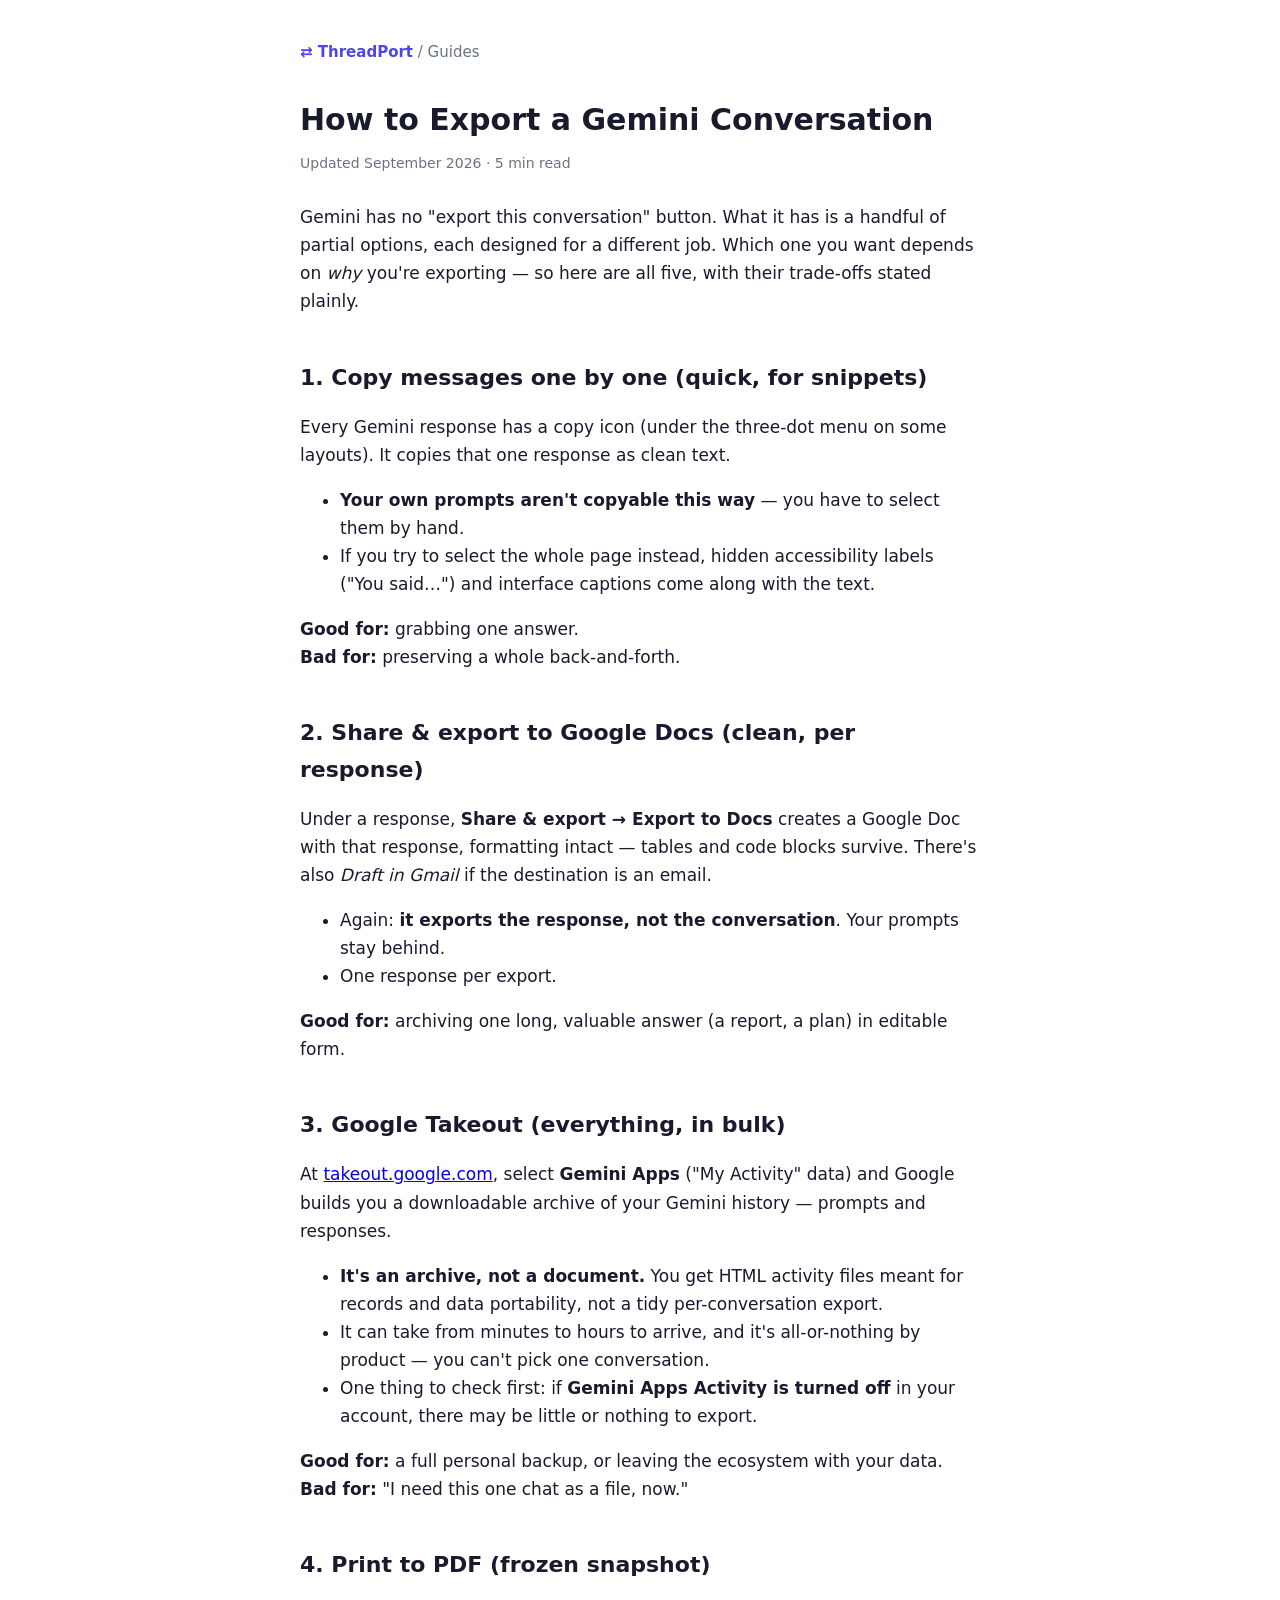
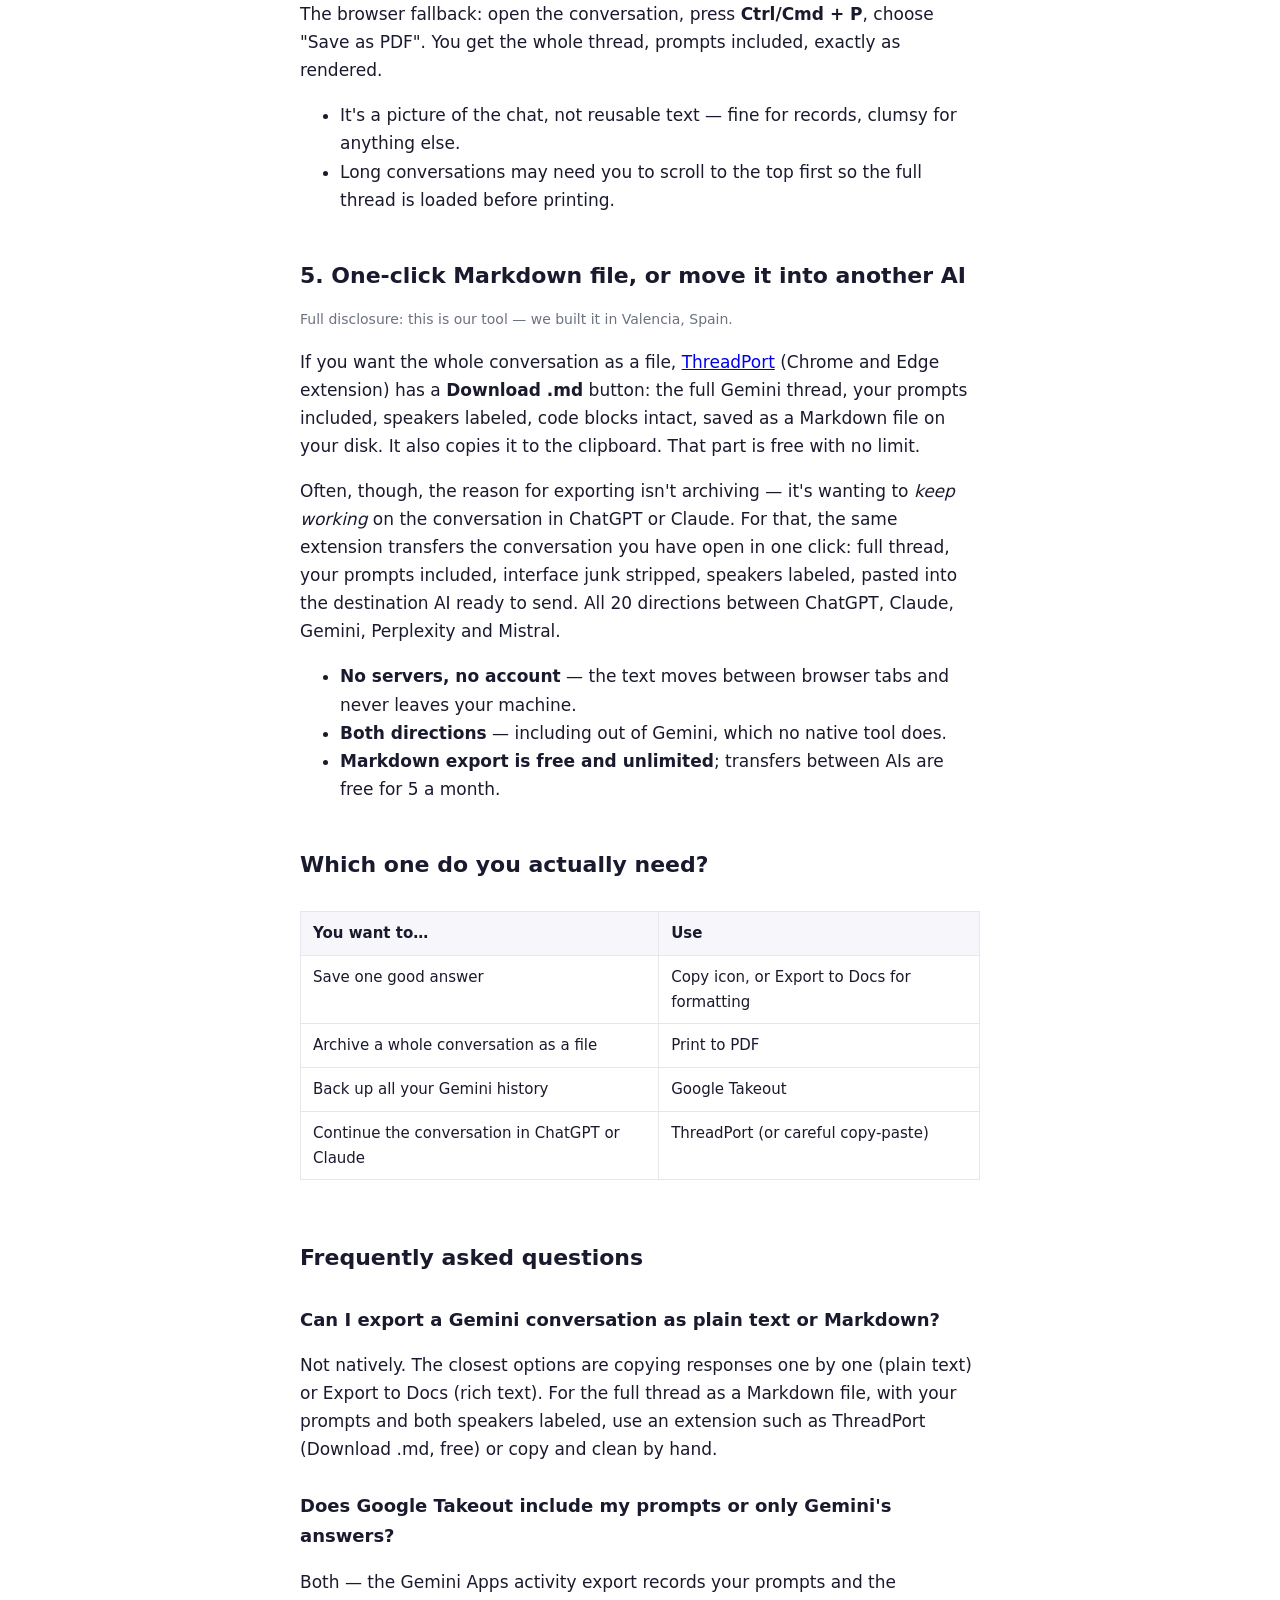
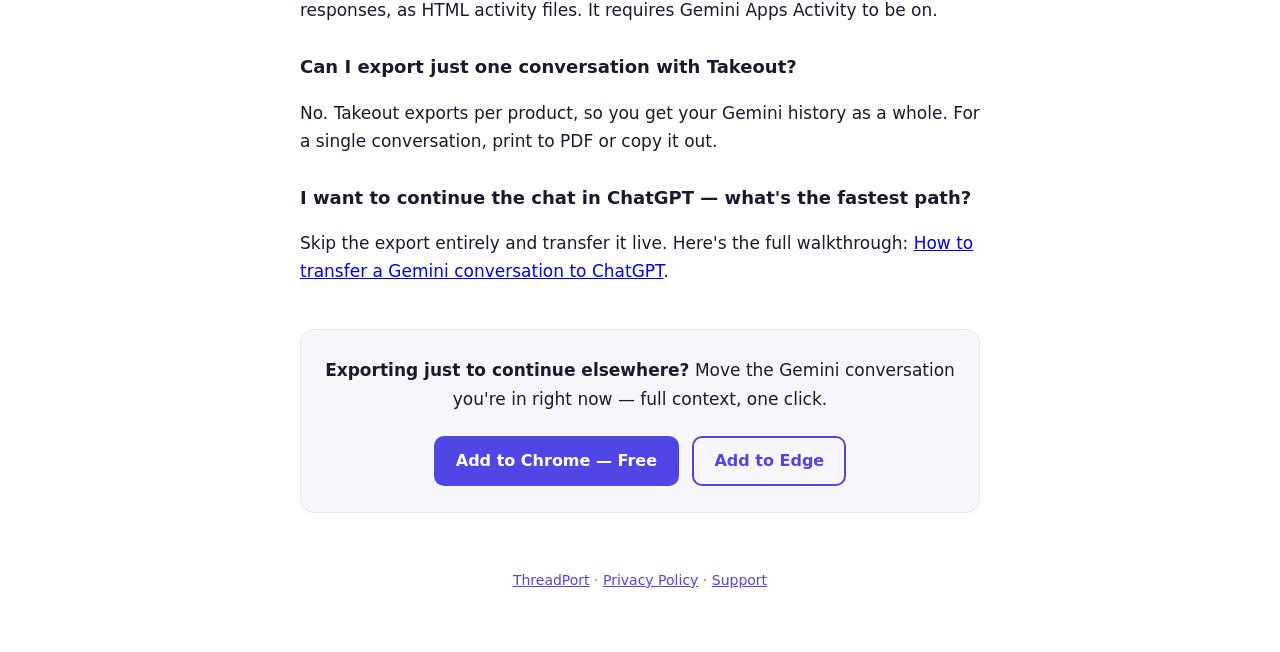
<file: docs/export-gemini-conversation.html>
<!DOCTYPE html>
<html lang="en">
<head>
<meta charset="utf-8">
<meta name="viewport" content="width=device-width, initial-scale=1">
<title>Export an Entire Gemini Chat: 5 Ways That Actually Work (2026)</title>
<meta name="description" content="Gemini has no export button. Here is how to export a whole Gemini chat anyway: Markdown file in one click, Google Docs, Takeout, PDF, or straight into ChatGPT or Claude. Free, with the trade-offs of each.">
<link rel="canonical" href="https://megarampo.github.io/threadport/export-gemini-conversation.html">
<meta property="og:title" content="Export an Entire Gemini Chat: 5 Ways That Actually Work (2026)">
<meta property="og:description" content="Gemini has no export-conversation button, but there are five real ways to get your chat out — each with different trade-offs.">
<meta property="og:type" content="article">
<meta property="og:url" content="https://megarampo.github.io/threadport/export-gemini-conversation.html">
<style>
  :root { --accent: #4f46e5; --text: #1a1a2e; --muted: #6b7280; --border: #e5e7eb; --bg-soft: #f7f7fb; }
  * { box-sizing: border-box; }
  body { max-width: 720px; margin: 0 auto; padding: 40px 20px 60px; font: 17px/1.65 system-ui, sans-serif; color: var(--text); }
  nav.crumb { font-size: 15px; margin-bottom: 36px; }
  nav.crumb a { color: var(--accent); text-decoration: none; font-weight: 650; }
  h1 { font-size: 30px; line-height: 1.25; margin: 0 0 6px; }
  .updated { color: var(--muted); font-size: 14px; margin-bottom: 28px; }
  h2 { font-size: 22px; margin: 44px 0 12px; }
  h3 { font-size: 18px; margin: 28px 0 8px; }
  p, li { color: var(--text); }
  .note { background: var(--bg-soft); border-left: 3px solid var(--accent); padding: 12px 16px; border-radius: 0 8px 8px 0; font-size: 15.5px; }
  .tablewrap { overflow-x: auto; }
  table { border-collapse: collapse; width: 100%; font-size: 15px; margin: 16px 0; }
  th, td { border: 1px solid var(--border); padding: 9px 12px; text-align: left; vertical-align: top; }
  th { background: var(--bg-soft); }
  .cta-box { margin: 44px 0 0; padding: 26px 24px; border: 1px solid var(--border); border-radius: 14px; text-align: center; background: var(--bg-soft); }
  .cta-box p { margin-top: 0; }
  .cta { display: inline-block; margin: 6px 4px 0; padding: 12px 22px; background: var(--accent); color: #fff; text-decoration: none; border-radius: 10px; font-weight: 650; font-size: 16px; }
  .cta.alt { background: transparent; color: var(--accent); border: 2px solid var(--accent); padding: 10px 20px; }
  .disclosure { font-size: 14px; color: var(--muted); }
  footer { margin-top: 56px; font-size: 14px; color: var(--muted); text-align: center; }
  footer a { color: var(--accent); }
  @media (prefers-color-scheme: dark) {
    :root { --text: #e5e7eb; --muted: #9ca3af; --border: #2e2e3a; --bg-soft: #1e1e29; }
    body { background: #16161f; }
  }
</style>
</head>
<body>
<nav class="crumb"><a href="./">⇄ ThreadPort</a> <span style="color:var(--muted)">/ Guides</span></nav>

<h1>How to Export a Gemini Conversation</h1>
<p class="updated">Updated September 2026 · 5 min read</p>

<p>Gemini has no "export this conversation" button. What it has is a handful of partial options, each designed for a different job. Which one you want depends on <em>why</em> you're exporting — so here are all five, with their trade-offs stated plainly.</p>

<h2>1. Copy messages one by one (quick, for snippets)</h2>

<p>Every Gemini response has a copy icon (under the three-dot menu on some layouts). It copies that one response as clean text.</p>

<ul>
  <li><strong>Your own prompts aren't copyable this way</strong> — you have to select them by hand.</li>
  <li>If you try to select the whole page instead, hidden accessibility labels ("You said…") and interface captions come along with the text.</li>
</ul>

<p><strong>Good for:</strong> grabbing one answer.<br>
<strong>Bad for:</strong> preserving a whole back-and-forth.</p>

<h2>2. Share &amp; export to Google Docs (clean, per response)</h2>

<p>Under a response, <strong>Share &amp; export → Export to Docs</strong> creates a Google Doc with that response, formatting intact — tables and code blocks survive. There's also <em>Draft in Gmail</em> if the destination is an email.</p>

<ul>
  <li>Again: <strong>it exports the response, not the conversation</strong>. Your prompts stay behind.</li>
  <li>One response per export.</li>
</ul>

<p><strong>Good for:</strong> archiving one long, valuable answer (a report, a plan) in editable form.</p>

<h2>3. Google Takeout (everything, in bulk)</h2>

<p>At <a href="https://takeout.google.com" rel="nofollow">takeout.google.com</a>, select <strong>Gemini Apps</strong> ("My Activity" data) and Google builds you a downloadable archive of your Gemini history — prompts and responses.</p>

<ul>
  <li><strong>It's an archive, not a document.</strong> You get HTML activity files meant for records and data portability, not a tidy per-conversation export.</li>
  <li>It can take from minutes to hours to arrive, and it's all-or-nothing by product — you can't pick one conversation.</li>
  <li>One thing to check first: if <strong>Gemini Apps Activity is turned off</strong> in your account, there may be little or nothing to export.</li>
</ul>

<p><strong>Good for:</strong> a full personal backup, or leaving the ecosystem with your data.<br>
<strong>Bad for:</strong> "I need this one chat as a file, now."</p>

<h2>4. Print to PDF (frozen snapshot)</h2>

<p>The browser fallback: open the conversation, press <strong>Ctrl/Cmd&nbsp;+&nbsp;P</strong>, choose "Save as PDF". You get the whole thread, prompts included, exactly as rendered.</p>

<ul>
  <li>It's a picture of the chat, not reusable text — fine for records, clumsy for anything else.</li>
  <li>Long conversations may need you to scroll to the top first so the full thread is loaded before printing.</li>
</ul>

<h2>5. One-click Markdown file, or move it into another AI</h2>

<p class="disclosure">Full disclosure: this is our tool — we built it in Valencia, Spain.</p>

<p>If you want the whole conversation as a file, <a href="./">ThreadPort</a> (Chrome and Edge extension) has a <strong>Download .md</strong> button: the full Gemini thread, your prompts included, speakers labeled, code blocks intact, saved as a Markdown file on your disk. It also copies it to the clipboard. That part is free with no limit.</p>

<p>Often, though, the reason for exporting isn't archiving — it's wanting to <em>keep working</em> on the conversation in ChatGPT or Claude. For that, the same extension transfers the conversation you have open in one click: full thread, your prompts included, interface junk stripped, speakers labeled, pasted into the destination AI ready to send. All 20 directions between ChatGPT, Claude, Gemini, Perplexity and Mistral.</p>

<ul>
  <li><strong>No servers, no account</strong> — the text moves between browser tabs and never leaves your machine.</li>
  <li><strong>Both directions</strong> — including out of Gemini, which no native tool does.</li>
  <li><strong>Markdown export is free and unlimited</strong>; transfers between AIs are free for 5 a month.</li>
</ul>

<h2>Which one do you actually need?</h2>

<div class="tablewrap">
<table>
  <tr><th>You want to…</th><th>Use</th></tr>
  <tr><td>Save one good answer</td><td>Copy icon, or Export to Docs for formatting</td></tr>
  <tr><td>Archive a whole conversation as a file</td><td>Print to PDF</td></tr>
  <tr><td>Back up all your Gemini history</td><td>Google Takeout</td></tr>
  <tr><td>Continue the conversation in ChatGPT or Claude</td><td>ThreadPort (or careful copy-paste)</td></tr>
</table>
</div>

<h2>Frequently asked questions</h2>

<h3>Can I export a Gemini conversation as plain text or Markdown?</h3>
<p>Not natively. The closest options are copying responses one by one (plain text) or Export to Docs (rich text). For the full thread as a Markdown file, with your prompts and both speakers labeled, use an extension such as ThreadPort (Download .md, free) or copy and clean by hand.</p>

<h3>Does Google Takeout include my prompts or only Gemini's answers?</h3>
<p>Both — the Gemini Apps activity export records your prompts and the responses, as HTML activity files. It requires Gemini Apps Activity to be on.</p>

<h3>Can I export just one conversation with Takeout?</h3>
<p>No. Takeout exports per product, so you get your Gemini history as a whole. For a single conversation, print to PDF or copy it out.</p>

<h3>I want to continue the chat in ChatGPT — what's the fastest path?</h3>
<p>Skip the export entirely and transfer it live. Here's the full walkthrough: <a href="transfer-gemini-to-chatgpt.html">How to transfer a Gemini conversation to ChatGPT</a>.</p>

<div class="cta-box">
  <p><strong>Exporting just to continue elsewhere?</strong> Move the Gemini conversation you're in right now — full context, one click.</p>
  <a class="cta" href="https://chromewebstore.google.com/detail/threadport-%E2%80%94-move-chats-b/kclkpikpgnldnpnmojkcnoclcihmhhmd">Add to Chrome — Free</a>
  <a class="cta alt" href="https://microsoftedge.microsoft.com/addons/detail/threadport-%E2%80%94-move-chats-b/hfegopjfooabblaccgifjfomanedeapc">Add to Edge</a>
</div>

<footer>
  <a href="./">ThreadPort</a> · <a href="privacy.html">Privacy Policy</a> · <a href="https://github.com/megarampo/threadport/issues">Support</a>
</footer>

<script type="application/ld+json">
{
  "@context": "https://schema.org",
  "@type": "FAQPage",
  "mainEntity": [
    {
      "@type": "Question",
      "name": "Can I export a Gemini conversation as plain text or Markdown?",
      "acceptedAnswer": { "@type": "Answer", "text": "Not natively. You can copy responses one by one as plain text or export single responses to Google Docs. For the whole thread as a Markdown file with both speakers labeled, use a browser extension such as ThreadPort, whose Download .md button is free and unlimited." }
    },
    {
      "@type": "Question",
      "name": "Does Google Takeout include my prompts or only Gemini's answers?",
      "acceptedAnswer": { "@type": "Answer", "text": "Both. The Gemini Apps activity export in Google Takeout records your prompts and Gemini's responses as HTML activity files, as long as Gemini Apps Activity is turned on." }
    },
    {
      "@type": "Question",
      "name": "Can I export just one Gemini conversation with Takeout?",
      "acceptedAnswer": { "@type": "Answer", "text": "No. Takeout exports per product, so you receive your Gemini history as a whole archive. For a single conversation, print to PDF or copy it out manually." }
    }
  ]
}
</script>
</body>
</html>
</file>
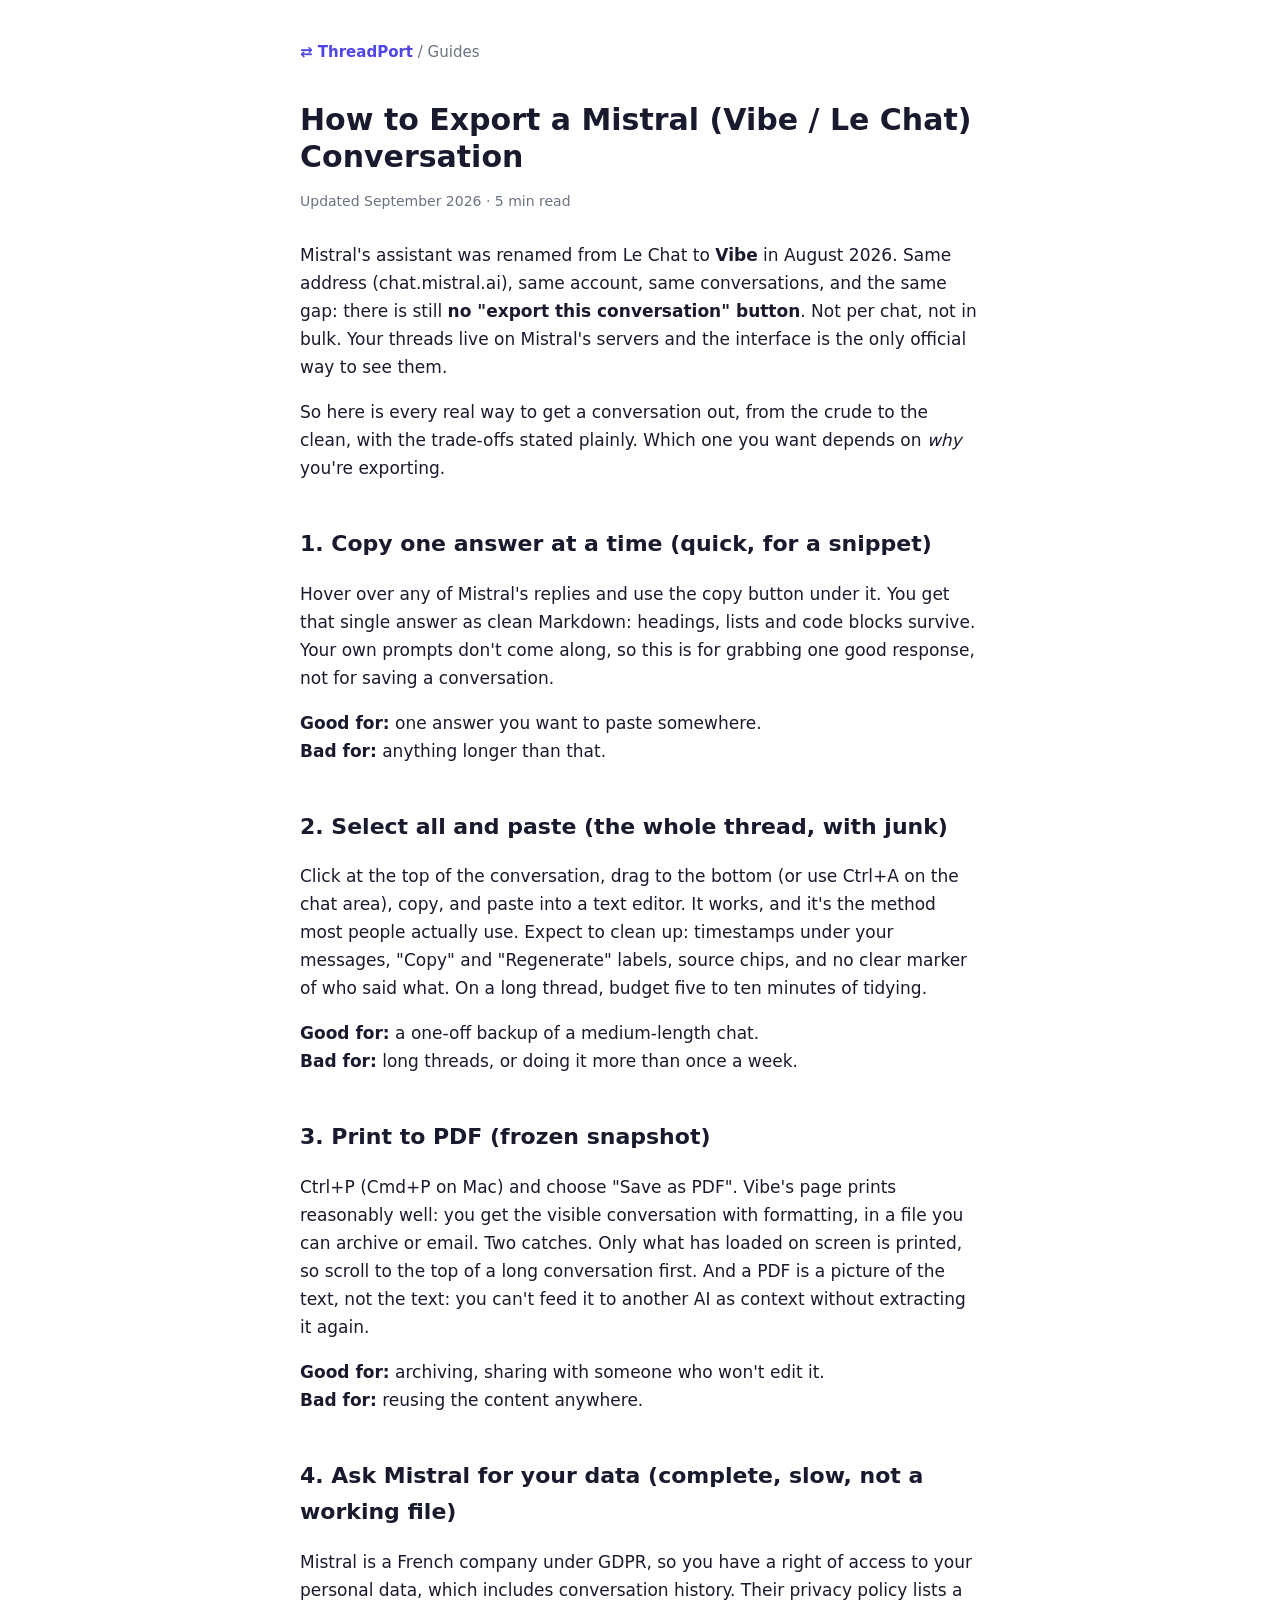
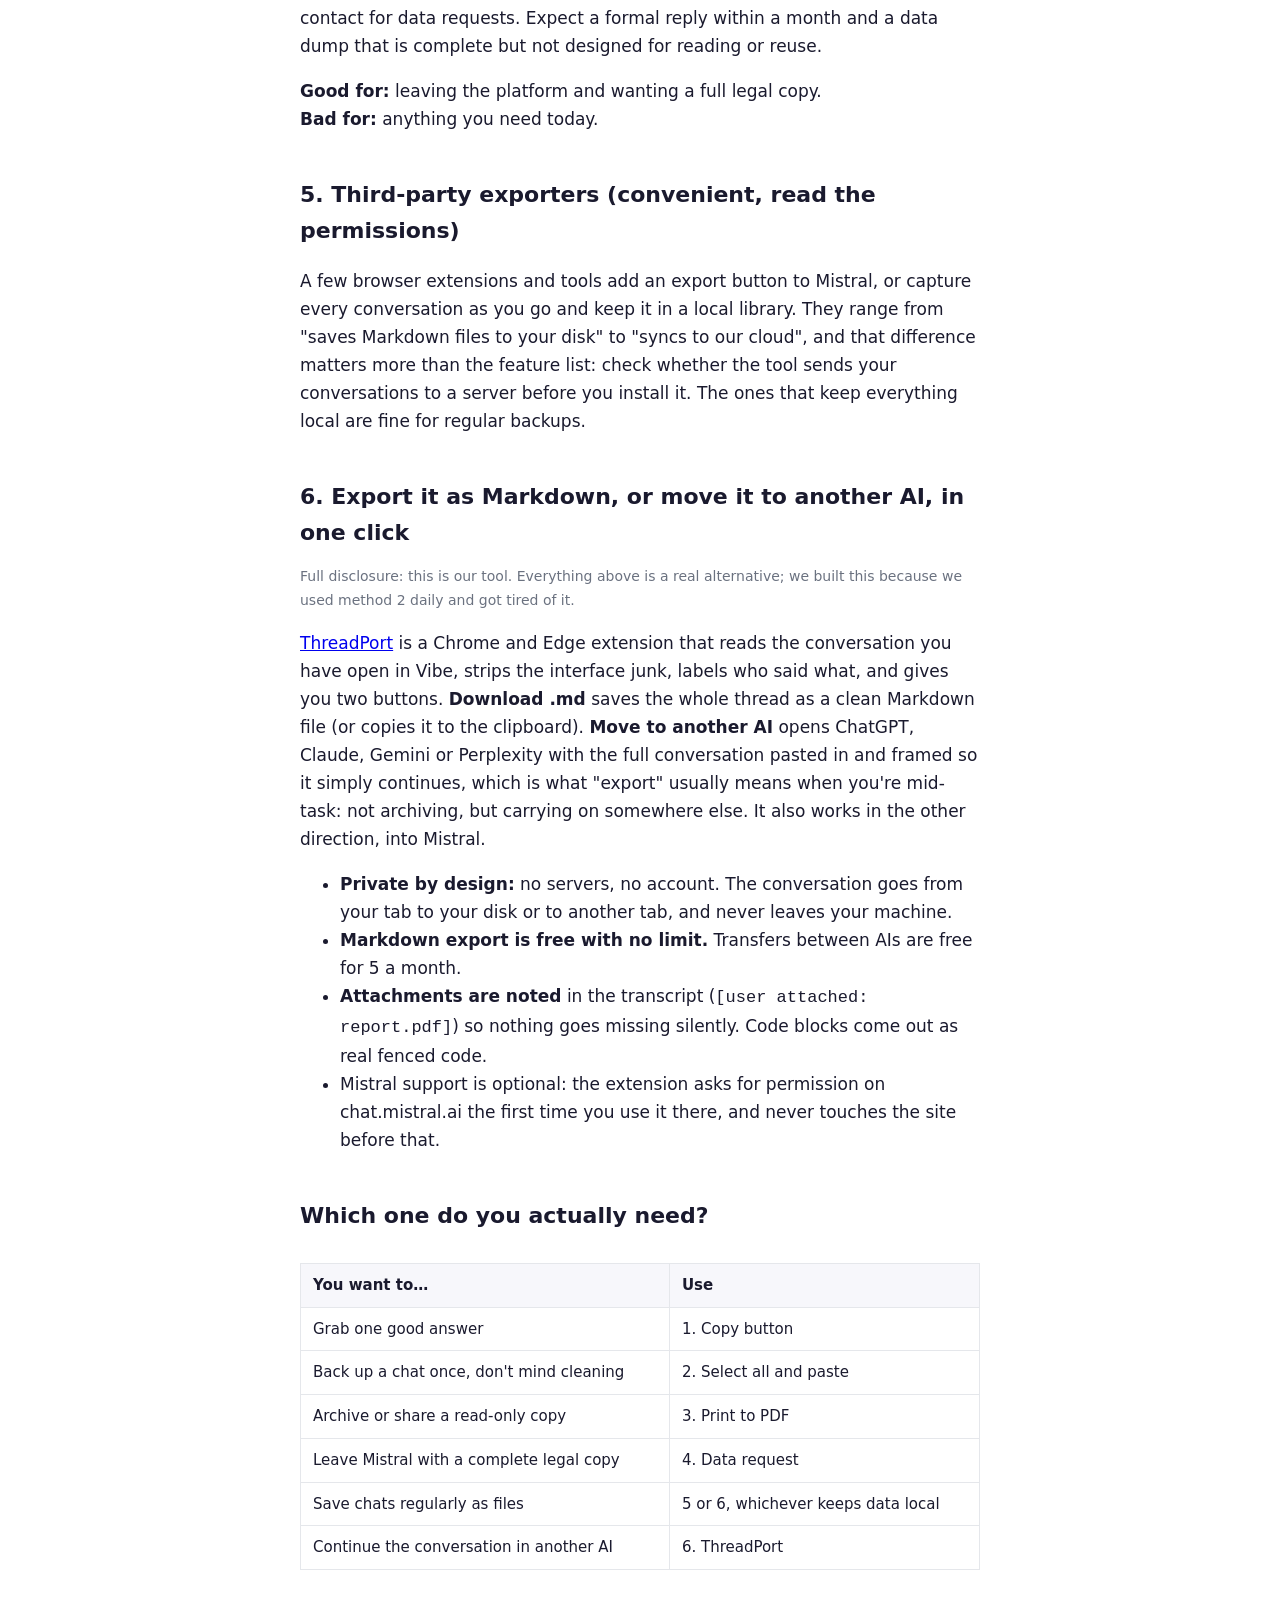
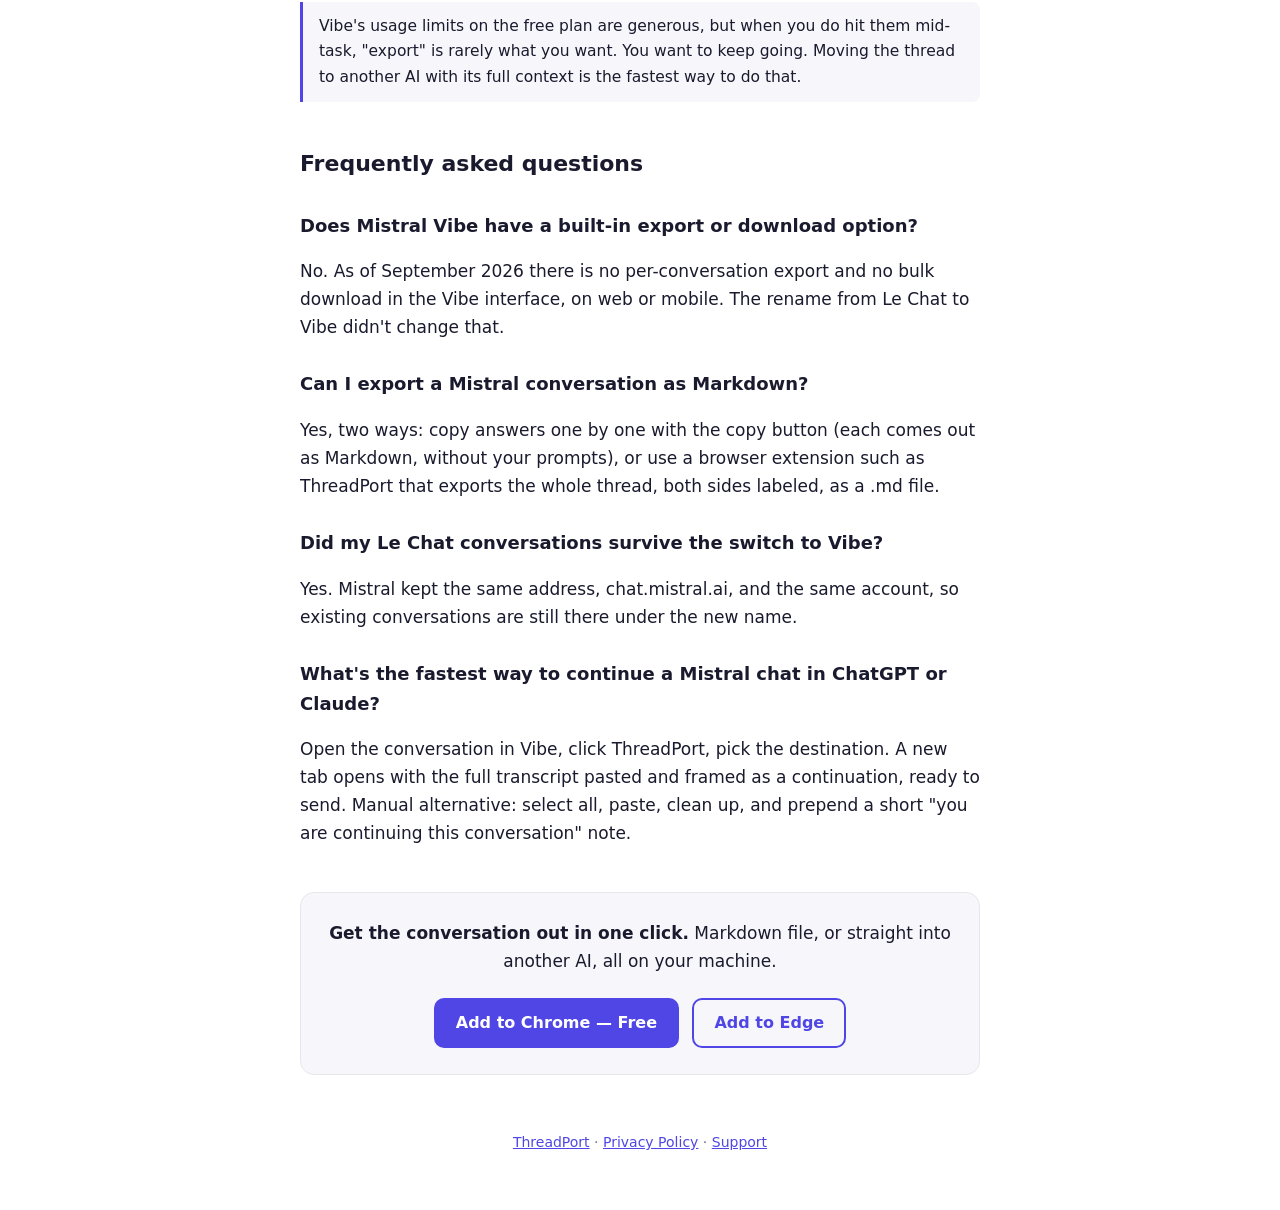
<file: docs/export-mistral-conversation.html>
<!DOCTYPE html>
<html lang="en">
<head>
<meta charset="utf-8">
<meta name="viewport" content="width=device-width, initial-scale=1">
<title>How to Export a Mistral (Vibe / Le Chat) Conversation (2026)</title>
<meta name="description" content="Mistral Vibe (formerly Le Chat) has no export button. Here are every real way to get a conversation out: copy, print to PDF, a data request, third-party exporters, or a one-click Markdown export. Honest trade-offs for each.">
<link rel="canonical" href="https://megarampo.github.io/threadport/export-mistral-conversation.html">
<meta property="og:title" content="How to Export a Mistral (Vibe / Le Chat) Conversation (2026)">
<meta property="og:description" content="No export button in Mistral Vibe? Every real way to save or move a Le Chat conversation, with the trade-offs stated plainly.">
<meta property="og:type" content="article">
<meta property="og:url" content="https://megarampo.github.io/threadport/export-mistral-conversation.html">
<style>
  :root { --accent: #4f46e5; --text: #1a1a2e; --muted: #6b7280; --border: #e5e7eb; --bg-soft: #f7f7fb; }
  * { box-sizing: border-box; }
  body { max-width: 720px; margin: 0 auto; padding: 40px 20px 60px; font: 17px/1.65 system-ui, sans-serif; color: var(--text); }
  nav.crumb { font-size: 15px; margin-bottom: 36px; }
  nav.crumb a { color: var(--accent); text-decoration: none; font-weight: 650; }
  h1 { font-size: 30px; line-height: 1.25; margin: 0 0 6px; }
  .updated { color: var(--muted); font-size: 14px; margin-bottom: 28px; }
  h2 { font-size: 22px; margin: 44px 0 12px; }
  h3 { font-size: 18px; margin: 28px 0 8px; }
  p, li { color: var(--text); }
  .note { background: var(--bg-soft); border-left: 3px solid var(--accent); padding: 12px 16px; border-radius: 0 8px 8px 0; font-size: 15.5px; }
  pre { background: var(--bg-soft); border: 1px solid var(--border); border-radius: 10px; padding: 14px 16px; font-size: 14px; line-height: 1.5; overflow-x: auto; white-space: pre-wrap; }
  .tablewrap { overflow-x: auto; }
  table { border-collapse: collapse; width: 100%; font-size: 15px; margin: 16px 0; }
  th, td { border: 1px solid var(--border); padding: 9px 12px; text-align: left; vertical-align: top; }
  th { background: var(--bg-soft); }
  .cta-box { margin: 44px 0 0; padding: 26px 24px; border: 1px solid var(--border); border-radius: 14px; text-align: center; background: var(--bg-soft); }
  .cta-box p { margin-top: 0; }
  .cta { display: inline-block; margin: 6px 4px 0; padding: 12px 22px; background: var(--accent); color: #fff; text-decoration: none; border-radius: 10px; font-weight: 650; font-size: 16px; }
  .cta.alt { background: transparent; color: var(--accent); border: 2px solid var(--accent); padding: 10px 20px; }
  .disclosure { font-size: 14px; color: var(--muted); }
  footer { margin-top: 56px; font-size: 14px; color: var(--muted); text-align: center; }
  footer a { color: var(--accent); }
  @media (prefers-color-scheme: dark) {
    :root { --text: #e5e7eb; --muted: #9ca3af; --border: #2e2e3a; --bg-soft: #1e1e29; }
    body { background: #16161f; }
  }
</style>
</head>
<body>
<nav class="crumb"><a href="./">⇄ ThreadPort</a> <span style="color:var(--muted)">/ Guides</span></nav>

<h1>How to Export a Mistral (Vibe / Le Chat) Conversation</h1>
<p class="updated">Updated September 2026 · 5 min read</p>

<p>Mistral's assistant was renamed from Le Chat to <strong>Vibe</strong> in August 2026. Same address (chat.mistral.ai), same account, same conversations, and the same gap: there is still <strong>no "export this conversation" button</strong>. Not per chat, not in bulk. Your threads live on Mistral's servers and the interface is the only official way to see them.</p>

<p>So here is every real way to get a conversation out, from the crude to the clean, with the trade-offs stated plainly. Which one you want depends on <em>why</em> you're exporting.</p>

<h2>1. Copy one answer at a time (quick, for a snippet)</h2>

<p>Hover over any of Mistral's replies and use the copy button under it. You get that single answer as clean Markdown: headings, lists and code blocks survive. Your own prompts don't come along, so this is for grabbing one good response, not for saving a conversation.</p>

<p><strong>Good for:</strong> one answer you want to paste somewhere.<br>
<strong>Bad for:</strong> anything longer than that.</p>

<h2>2. Select all and paste (the whole thread, with junk)</h2>

<p>Click at the top of the conversation, drag to the bottom (or use Ctrl+A on the chat area), copy, and paste into a text editor. It works, and it's the method most people actually use. Expect to clean up: timestamps under your messages, "Copy" and "Regenerate" labels, source chips, and no clear marker of who said what. On a long thread, budget five to ten minutes of tidying.</p>

<p><strong>Good for:</strong> a one-off backup of a medium-length chat.<br>
<strong>Bad for:</strong> long threads, or doing it more than once a week.</p>

<h2>3. Print to PDF (frozen snapshot)</h2>

<p>Ctrl+P (Cmd+P on Mac) and choose "Save as PDF". Vibe's page prints reasonably well: you get the visible conversation with formatting, in a file you can archive or email. Two catches. Only what has loaded on screen is printed, so scroll to the top of a long conversation first. And a PDF is a picture of the text, not the text: you can't feed it to another AI as context without extracting it again.</p>

<p><strong>Good for:</strong> archiving, sharing with someone who won't edit it.<br>
<strong>Bad for:</strong> reusing the content anywhere.</p>

<h2>4. Ask Mistral for your data (complete, slow, not a working file)</h2>

<p>Mistral is a French company under GDPR, so you have a right of access to your personal data, which includes conversation history. Their privacy policy lists a contact for data requests. Expect a formal reply within a month and a data dump that is complete but not designed for reading or reuse.</p>

<p><strong>Good for:</strong> leaving the platform and wanting a full legal copy.<br>
<strong>Bad for:</strong> anything you need today.</p>

<h2>5. Third-party exporters (convenient, read the permissions)</h2>

<p>A few browser extensions and tools add an export button to Mistral, or capture every conversation as you go and keep it in a local library. They range from "saves Markdown files to your disk" to "syncs to our cloud", and that difference matters more than the feature list: check whether the tool sends your conversations to a server before you install it. The ones that keep everything local are fine for regular backups.</p>

<h2>6. Export it as Markdown, or move it to another AI, in one click</h2>

<p class="disclosure">Full disclosure: this is our tool. Everything above is a real alternative; we built this because we used method 2 daily and got tired of it.</p>

<p><a href="./">ThreadPort</a> is a Chrome and Edge extension that reads the conversation you have open in Vibe, strips the interface junk, labels who said what, and gives you two buttons. <strong>Download .md</strong> saves the whole thread as a clean Markdown file (or copies it to the clipboard). <strong>Move to another AI</strong> opens ChatGPT, Claude, Gemini or Perplexity with the full conversation pasted in and framed so it simply continues, which is what "export" usually means when you're mid-task: not archiving, but carrying on somewhere else. It also works in the other direction, into Mistral.</p>

<ul>
  <li><strong>Private by design:</strong> no servers, no account. The conversation goes from your tab to your disk or to another tab, and never leaves your machine.</li>
  <li><strong>Markdown export is free with no limit.</strong> Transfers between AIs are free for 5 a month.</li>
  <li><strong>Attachments are noted</strong> in the transcript (<code>[user attached: report.pdf]</code>) so nothing goes missing silently. Code blocks come out as real fenced code.</li>
  <li>Mistral support is optional: the extension asks for permission on chat.mistral.ai the first time you use it there, and never touches the site before that.</li>
</ul>

<h2>Which one do you actually need?</h2>

<div class="tablewrap">
<table>
  <tr><th>You want to…</th><th>Use</th></tr>
  <tr><td>Grab one good answer</td><td>1. Copy button</td></tr>
  <tr><td>Back up a chat once, don't mind cleaning</td><td>2. Select all and paste</td></tr>
  <tr><td>Archive or share a read-only copy</td><td>3. Print to PDF</td></tr>
  <tr><td>Leave Mistral with a complete legal copy</td><td>4. Data request</td></tr>
  <tr><td>Save chats regularly as files</td><td>5 or 6, whichever keeps data local</td></tr>
  <tr><td>Continue the conversation in another AI</td><td>6. ThreadPort</td></tr>
</table>
</div>

<p class="note">Vibe's usage limits on the free plan are generous, but when you do hit them mid-task, "export" is rarely what you want. You want to keep going. Moving the thread to another AI with its full context is the fastest way to do that.</p>

<h2>Frequently asked questions</h2>

<h3>Does Mistral Vibe have a built-in export or download option?</h3>
<p>No. As of September 2026 there is no per-conversation export and no bulk download in the Vibe interface, on web or mobile. The rename from Le Chat to Vibe didn't change that.</p>

<h3>Can I export a Mistral conversation as Markdown?</h3>
<p>Yes, two ways: copy answers one by one with the copy button (each comes out as Markdown, without your prompts), or use a browser extension such as ThreadPort that exports the whole thread, both sides labeled, as a .md file.</p>

<h3>Did my Le Chat conversations survive the switch to Vibe?</h3>
<p>Yes. Mistral kept the same address, chat.mistral.ai, and the same account, so existing conversations are still there under the new name.</p>

<h3>What's the fastest way to continue a Mistral chat in ChatGPT or Claude?</h3>
<p>Open the conversation in Vibe, click ThreadPort, pick the destination. A new tab opens with the full transcript pasted and framed as a continuation, ready to send. Manual alternative: select all, paste, clean up, and prepend a short "you are continuing this conversation" note.</p>

<div class="cta-box">
  <p><strong>Get the conversation out in one click.</strong> Markdown file, or straight into another AI, all on your machine.</p>
  <a class="cta" href="https://chromewebstore.google.com/detail/threadport-%E2%80%94-move-chats-b/kclkpikpgnldnpnmojkcnoclcihmhhmd">Add to Chrome — Free</a>
  <a class="cta alt" href="https://microsoftedge.microsoft.com/addons/detail/threadport-%E2%80%94-move-chats-b/hfegopjfooabblaccgifjfomanedeapc">Add to Edge</a>
</div>

<footer>
  <a href="./">ThreadPort</a> · <a href="privacy.html">Privacy Policy</a> · <a href="https://github.com/megarampo/threadport/issues">Support</a>
</footer>

<script type="application/ld+json">
{
  "@context": "https://schema.org",
  "@type": "FAQPage",
  "mainEntity": [
    {
      "@type": "Question",
      "name": "Does Mistral Vibe (Le Chat) have a built-in export or download option?",
      "acceptedAnswer": { "@type": "Answer", "text": "No. As of September 2026 there is no per-conversation export and no bulk download in the Vibe interface. The rename from Le Chat to Vibe did not change that. Options are copying answers one by one, select-all and paste, print to PDF, a GDPR data request, or a browser extension." }
    },
    {
      "@type": "Question",
      "name": "Can I export a Mistral conversation as Markdown?",
      "acceptedAnswer": { "@type": "Answer", "text": "Yes. The copy button under each answer gives Markdown for that single reply, without your prompts. A browser extension such as ThreadPort exports the whole conversation, both sides labeled, as a .md file, locally in the browser." }
    },
    {
      "@type": "Question",
      "name": "Did Le Chat conversations survive the switch to Vibe?",
      "acceptedAnswer": { "@type": "Answer", "text": "Yes. Mistral kept the same address, chat.mistral.ai, and the same account, so existing conversations are still available under the new name." }
    },
    {
      "@type": "Question",
      "name": "What is the fastest way to continue a Mistral chat in ChatGPT or Claude?",
      "acceptedAnswer": { "@type": "Answer", "text": "Open the conversation in Vibe, click ThreadPort and pick the destination AI; a new tab opens with the full transcript pasted and framed as a continuation. The manual alternative is select all, paste, clean up and prepend a short continuation note." }
    }
  ]
}
</script>
</body>
</html>
</file>
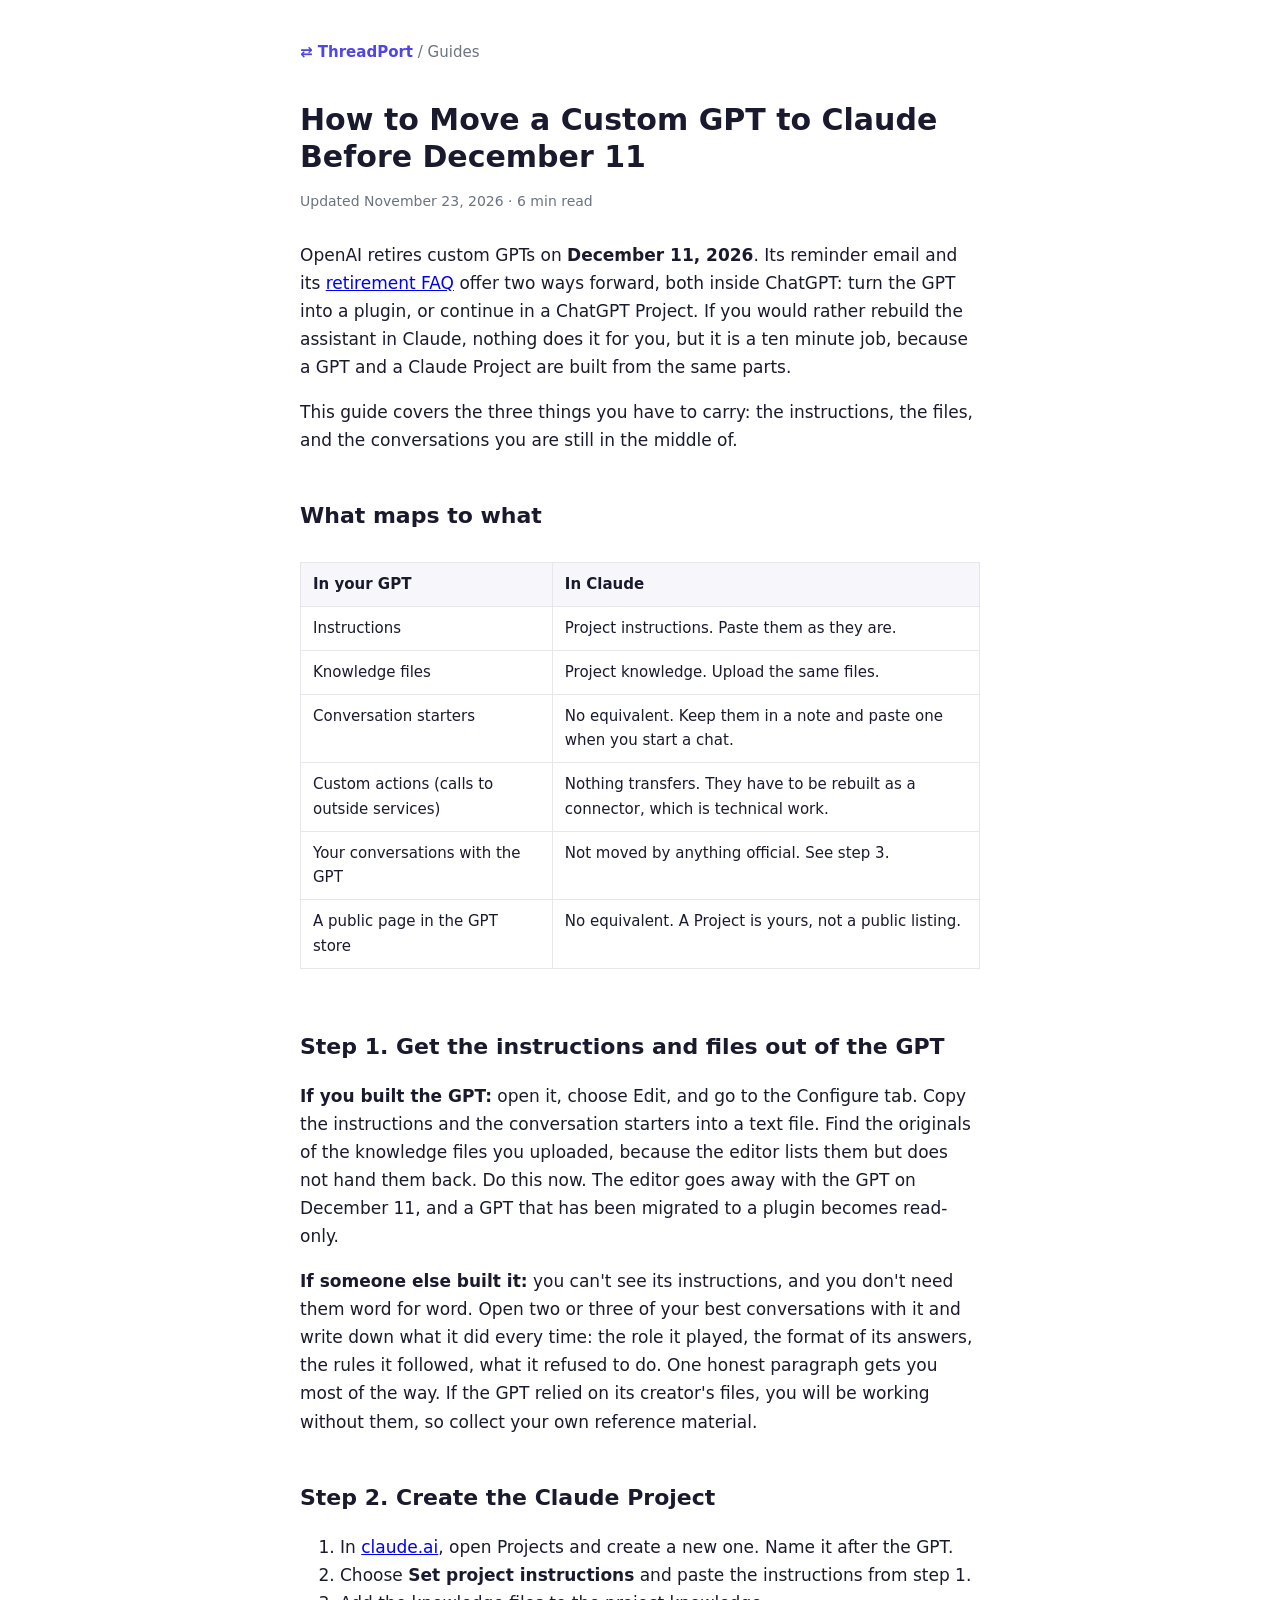
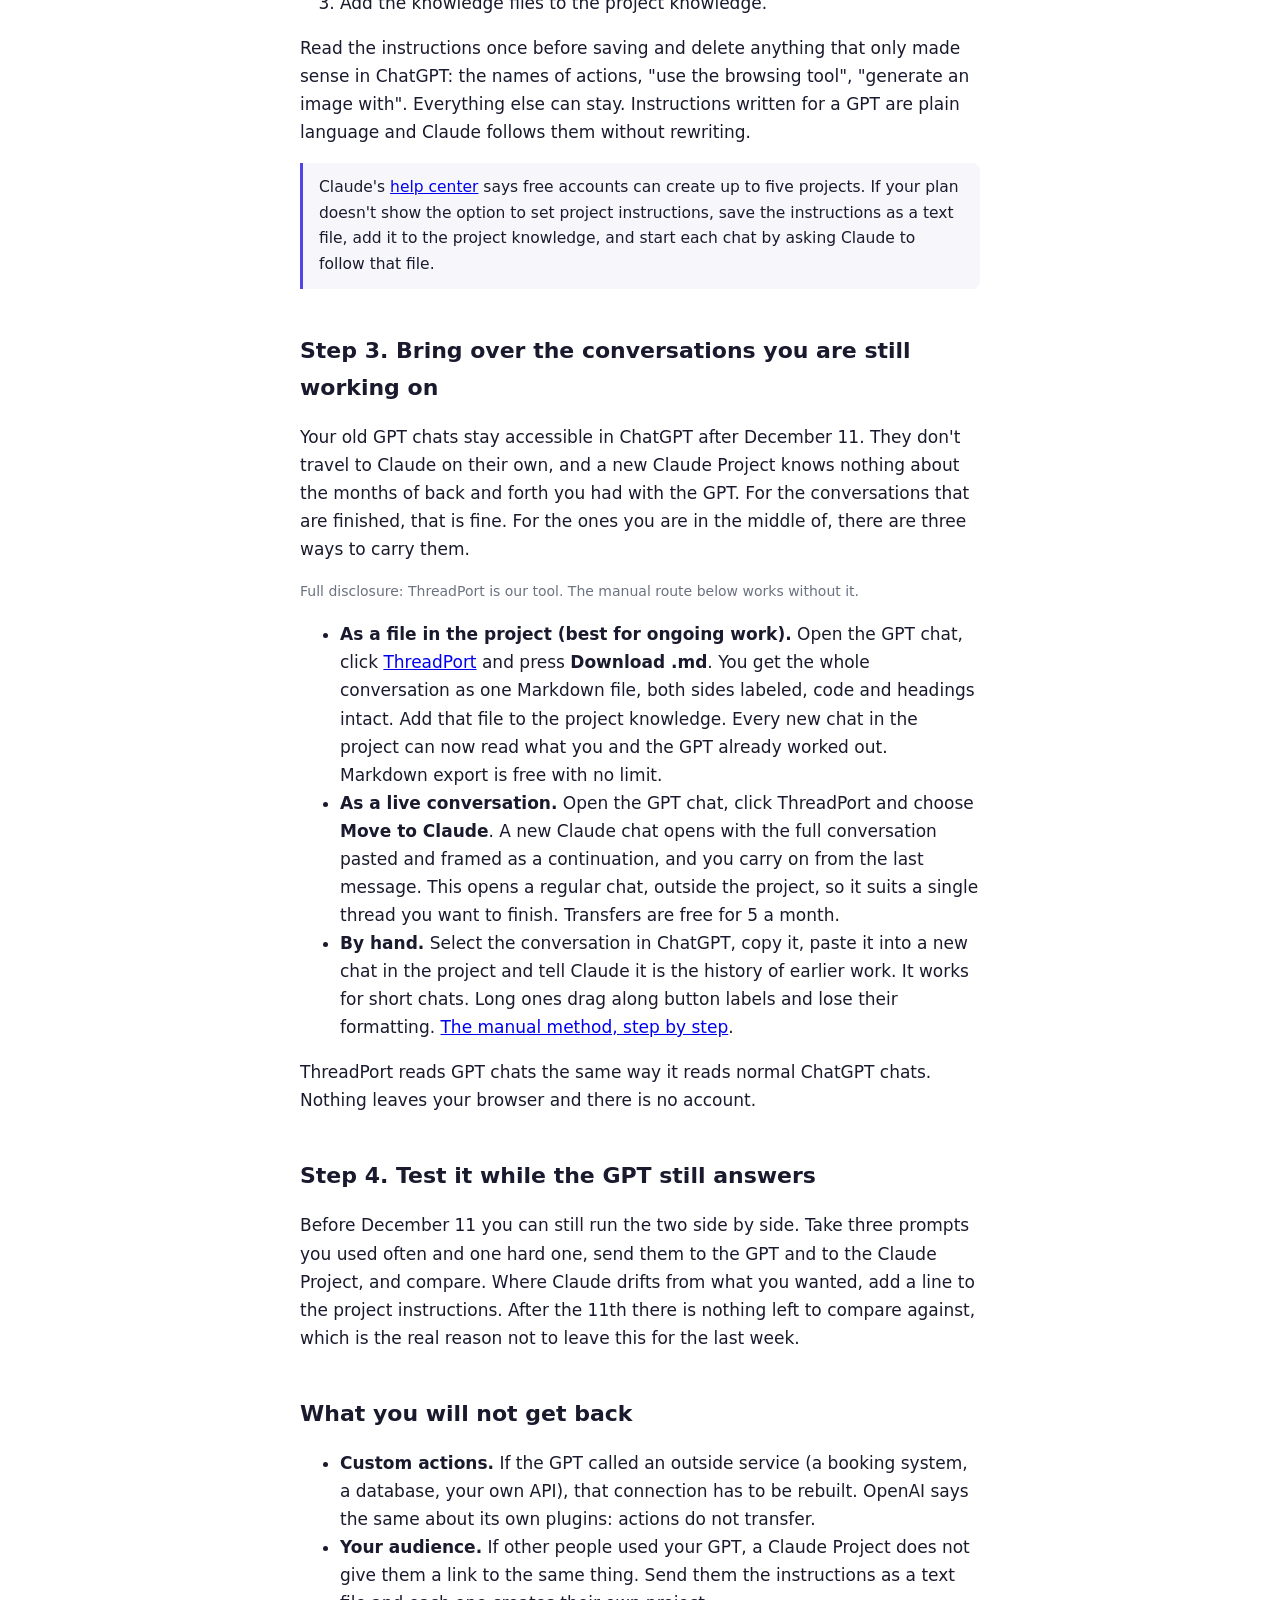
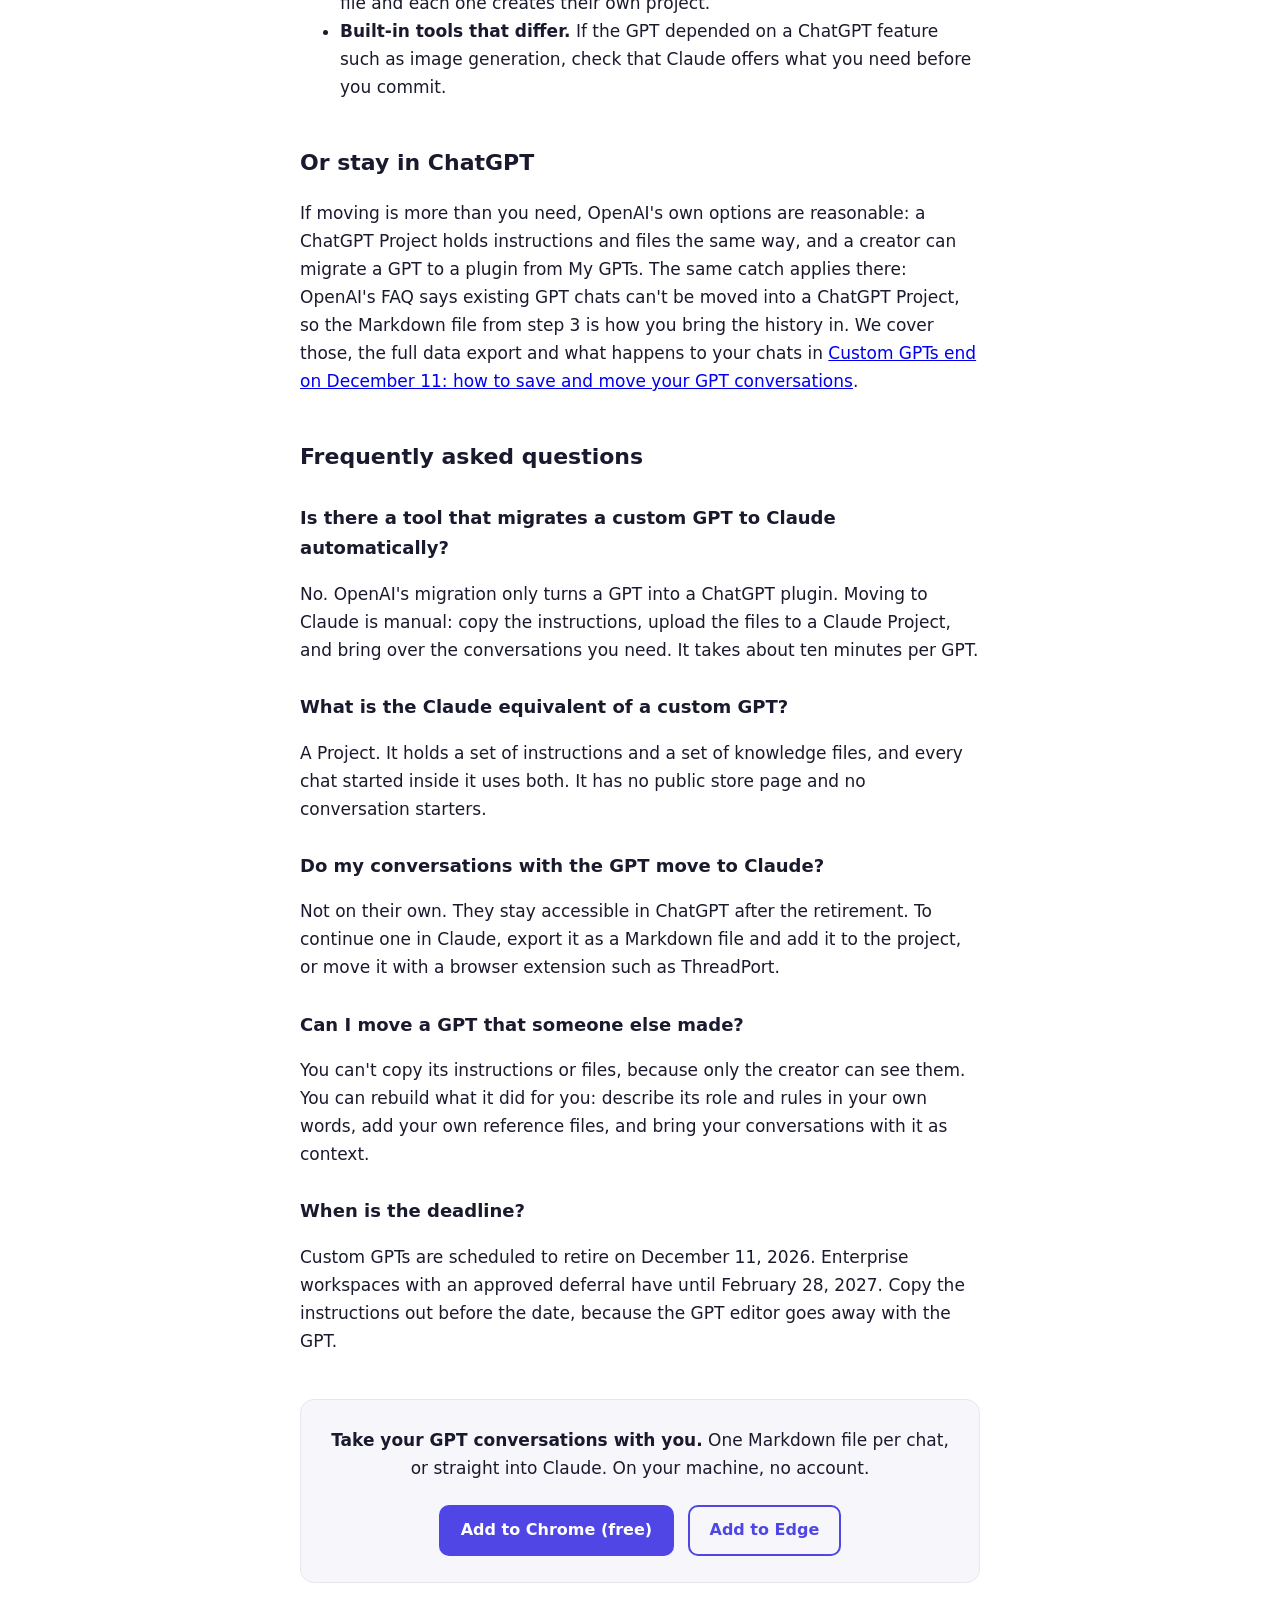
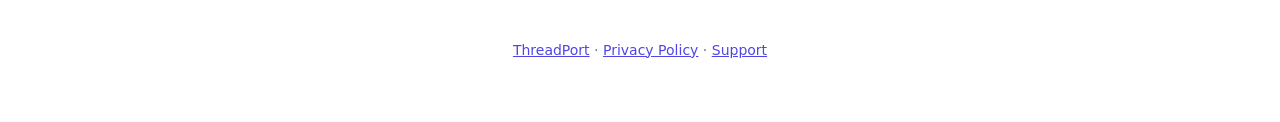
<file: docs/migrate-custom-gpt-to-claude.html>
<!DOCTYPE html>
<html lang="en">
<head>
<meta charset="utf-8">
<meta name="viewport" content="width=device-width, initial-scale=1">
<title>How to Move a Custom GPT to Claude Before December 11 (Instructions, Files, Chats)</title>
<meta name="description" content="Custom GPTs retire on December 11, 2026. A GPT maps almost one to one onto a Claude Project. Step by step: copy the instructions and files, rebuild the assistant in Claude, and carry over the conversations you are still working on.">
<link rel="canonical" href="https://megarampo.github.io/threadport/migrate-custom-gpt-to-claude.html">
<meta property="og:title" content="How to Move a Custom GPT to Claude Before December 11">
<meta property="og:description" content="There is no automatic tool, but it takes about ten minutes. What maps to what, what does not transfer, and how to bring your GPT conversations along.">
<meta property="og:type" content="article">
<meta property="og:url" content="https://megarampo.github.io/threadport/migrate-custom-gpt-to-claude.html">
<style>
  :root { --accent: #4f46e5; --text: #1a1a2e; --muted: #6b7280; --border: #e5e7eb; --bg-soft: #f7f7fb; }
  * { box-sizing: border-box; }
  body { max-width: 720px; margin: 0 auto; padding: 40px 20px 60px; font: 17px/1.65 system-ui, sans-serif; color: var(--text); }
  nav.crumb { font-size: 15px; margin-bottom: 36px; }
  nav.crumb a { color: var(--accent); text-decoration: none; font-weight: 650; }
  h1 { font-size: 30px; line-height: 1.25; margin: 0 0 6px; }
  .updated { color: var(--muted); font-size: 14px; margin-bottom: 28px; }
  h2 { font-size: 22px; margin: 44px 0 12px; }
  h3 { font-size: 18px; margin: 28px 0 8px; }
  p, li { color: var(--text); }
  .note { background: var(--bg-soft); border-left: 3px solid var(--accent); padding: 12px 16px; border-radius: 0 8px 8px 0; font-size: 15.5px; }
  pre { background: var(--bg-soft); border: 1px solid var(--border); border-radius: 10px; padding: 14px 16px; font-size: 14px; line-height: 1.5; overflow-x: auto; white-space: pre-wrap; }
  code { background: var(--bg-soft); padding: 1px 5px; border-radius: 4px; font-size: 15px; }
  .tablewrap { overflow-x: auto; }
  table { border-collapse: collapse; width: 100%; font-size: 15px; margin: 16px 0; }
  th, td { border: 1px solid var(--border); padding: 9px 12px; text-align: left; vertical-align: top; }
  th { background: var(--bg-soft); }
  .cta-box { margin: 44px 0 0; padding: 26px 24px; border: 1px solid var(--border); border-radius: 14px; text-align: center; background: var(--bg-soft); }
  .cta-box p { margin-top: 0; }
  .cta { display: inline-block; margin: 6px 4px 0; padding: 12px 22px; background: var(--accent); color: #fff; text-decoration: none; border-radius: 10px; font-weight: 650; font-size: 16px; }
  .cta.alt { background: transparent; color: var(--accent); border: 2px solid var(--accent); padding: 10px 20px; }
  .disclosure { font-size: 14px; color: var(--muted); }
  footer { margin-top: 56px; font-size: 14px; color: var(--muted); text-align: center; }
  footer a { color: var(--accent); }
  @media (prefers-color-scheme: dark) {
    :root { --text: #e5e7eb; --muted: #9ca3af; --border: #2e2e3a; --bg-soft: #1e1e29; }
    body { background: #16161f; }
  }
</style>
</head>
<body>
<nav class="crumb"><a href="./">⇄ ThreadPort</a> <span style="color:var(--muted)">/ Guides</span></nav>

<h1>How to Move a Custom GPT to Claude Before December 11</h1>
<p class="updated">Updated November 23, 2026 · 6 min read</p>

<p>OpenAI retires custom GPTs on <strong>December 11, 2026</strong>. Its reminder email and its <a href="https://help.openai.com/en/articles/20001519-custom-gpt-retirement-and-migration-faq">retirement FAQ</a> offer two ways forward, both inside ChatGPT: turn the GPT into a plugin, or continue in a ChatGPT Project. If you would rather rebuild the assistant in Claude, nothing does it for you, but it is a ten minute job, because a GPT and a Claude Project are built from the same parts.</p>

<p>This guide covers the three things you have to carry: the instructions, the files, and the conversations you are still in the middle of.</p>

<h2>What maps to what</h2>

<div class="tablewrap">
<table>
  <tr><th>In your GPT</th><th>In Claude</th></tr>
  <tr><td>Instructions</td><td>Project instructions. Paste them as they are.</td></tr>
  <tr><td>Knowledge files</td><td>Project knowledge. Upload the same files.</td></tr>
  <tr><td>Conversation starters</td><td>No equivalent. Keep them in a note and paste one when you start a chat.</td></tr>
  <tr><td>Custom actions (calls to outside services)</td><td>Nothing transfers. They have to be rebuilt as a connector, which is technical work.</td></tr>
  <tr><td>Your conversations with the GPT</td><td>Not moved by anything official. See step 3.</td></tr>
  <tr><td>A public page in the GPT store</td><td>No equivalent. A Project is yours, not a public listing.</td></tr>
</table>
</div>

<h2>Step 1. Get the instructions and files out of the GPT</h2>

<p><strong>If you built the GPT:</strong> open it, choose Edit, and go to the Configure tab. Copy the instructions and the conversation starters into a text file. Find the originals of the knowledge files you uploaded, because the editor lists them but does not hand them back. Do this now. The editor goes away with the GPT on December 11, and a GPT that has been migrated to a plugin becomes read-only.</p>

<p><strong>If someone else built it:</strong> you can't see its instructions, and you don't need them word for word. Open two or three of your best conversations with it and write down what it did every time: the role it played, the format of its answers, the rules it followed, what it refused to do. One honest paragraph gets you most of the way. If the GPT relied on its creator's files, you will be working without them, so collect your own reference material.</p>

<h2>Step 2. Create the Claude Project</h2>

<ol>
  <li>In <a href="https://claude.ai" rel="nofollow">claude.ai</a>, open Projects and create a new one. Name it after the GPT.</li>
  <li>Choose <strong>Set project instructions</strong> and paste the instructions from step 1.</li>
  <li>Add the knowledge files to the project knowledge.</li>
</ol>

<p>Read the instructions once before saving and delete anything that only made sense in ChatGPT: the names of actions, "use the browsing tool", "generate an image with". Everything else can stay. Instructions written for a GPT are plain language and Claude follows them without rewriting.</p>

<p class="note">Claude's <a href="https://support.claude.com/en/articles/9517075-what-are-projects" rel="nofollow">help center</a> says free accounts can create up to five projects. If your plan doesn't show the option to set project instructions, save the instructions as a text file, add it to the project knowledge, and start each chat by asking Claude to follow that file.</p>

<h2>Step 3. Bring over the conversations you are still working on</h2>

<p>Your old GPT chats stay accessible in ChatGPT after December 11. They don't travel to Claude on their own, and a new Claude Project knows nothing about the months of back and forth you had with the GPT. For the conversations that are finished, that is fine. For the ones you are in the middle of, there are three ways to carry them.</p>

<p class="disclosure">Full disclosure: ThreadPort is our tool. The manual route below works without it.</p>

<ul>
  <li><strong>As a file in the project (best for ongoing work).</strong> Open the GPT chat, click <a href="./">ThreadPort</a> and press <strong>Download .md</strong>. You get the whole conversation as one Markdown file, both sides labeled, code and headings intact. Add that file to the project knowledge. Every new chat in the project can now read what you and the GPT already worked out. Markdown export is free with no limit.</li>
  <li><strong>As a live conversation.</strong> Open the GPT chat, click ThreadPort and choose <strong>Move to Claude</strong>. A new Claude chat opens with the full conversation pasted and framed as a continuation, and you carry on from the last message. This opens a regular chat, outside the project, so it suits a single thread you want to finish. Transfers are free for 5 a month.</li>
  <li><strong>By hand.</strong> Select the conversation in ChatGPT, copy it, paste it into a new chat in the project and tell Claude it is the history of earlier work. It works for short chats. Long ones drag along button labels and lose their formatting. <a href="transfer-chatgpt-to-claude.html">The manual method, step by step</a>.</li>
</ul>

<p>ThreadPort reads GPT chats the same way it reads normal ChatGPT chats. Nothing leaves your browser and there is no account.</p>

<h2>Step 4. Test it while the GPT still answers</h2>

<p>Before December 11 you can still run the two side by side. Take three prompts you used often and one hard one, send them to the GPT and to the Claude Project, and compare. Where Claude drifts from what you wanted, add a line to the project instructions. After the 11th there is nothing left to compare against, which is the real reason not to leave this for the last week.</p>

<h2>What you will not get back</h2>

<ul>
  <li><strong>Custom actions.</strong> If the GPT called an outside service (a booking system, a database, your own API), that connection has to be rebuilt. OpenAI says the same about its own plugins: actions do not transfer.</li>
  <li><strong>Your audience.</strong> If other people used your GPT, a Claude Project does not give them a link to the same thing. Send them the instructions as a text file and each one creates their own project.</li>
  <li><strong>Built-in tools that differ.</strong> If the GPT depended on a ChatGPT feature such as image generation, check that Claude offers what you need before you commit.</li>
</ul>

<h2>Or stay in ChatGPT</h2>

<p>If moving is more than you need, OpenAI's own options are reasonable: a ChatGPT Project holds instructions and files the same way, and a creator can migrate a GPT to a plugin from My GPTs. The same catch applies there: OpenAI's FAQ says existing GPT chats can't be moved into a ChatGPT Project, so the Markdown file from step 3 is how you bring the history in. We cover those, the full data export and what happens to your chats in <a href="export-custom-gpt-conversations.html">Custom GPTs end on December 11: how to save and move your GPT conversations</a>.</p>

<h2>Frequently asked questions</h2>

<h3>Is there a tool that migrates a custom GPT to Claude automatically?</h3>
<p>No. OpenAI's migration only turns a GPT into a ChatGPT plugin. Moving to Claude is manual: copy the instructions, upload the files to a Claude Project, and bring over the conversations you need. It takes about ten minutes per GPT.</p>

<h3>What is the Claude equivalent of a custom GPT?</h3>
<p>A Project. It holds a set of instructions and a set of knowledge files, and every chat started inside it uses both. It has no public store page and no conversation starters.</p>

<h3>Do my conversations with the GPT move to Claude?</h3>
<p>Not on their own. They stay accessible in ChatGPT after the retirement. To continue one in Claude, export it as a Markdown file and add it to the project, or move it with a browser extension such as ThreadPort.</p>

<h3>Can I move a GPT that someone else made?</h3>
<p>You can't copy its instructions or files, because only the creator can see them. You can rebuild what it did for you: describe its role and rules in your own words, add your own reference files, and bring your conversations with it as context.</p>

<h3>When is the deadline?</h3>
<p>Custom GPTs are scheduled to retire on December 11, 2026. Enterprise workspaces with an approved deferral have until February 28, 2027. Copy the instructions out before the date, because the GPT editor goes away with the GPT.</p>

<div class="cta-box">
  <p><strong>Take your GPT conversations with you.</strong> One Markdown file per chat, or straight into Claude. On your machine, no account.</p>
  <a class="cta" href="https://chromewebstore.google.com/detail/kclkpikpgnldnpnmojkcnoclcihmhhmd">Add to Chrome (free)</a>
  <a class="cta alt" href="https://microsoftedge.microsoft.com/addons/detail/hfegopjfooabblaccgifjfomanedeapc">Add to Edge</a>
</div>

<footer>
  <a href="./">ThreadPort</a> · <a href="privacy.html">Privacy Policy</a> · <a href="https://github.com/megarampo/threadport/issues">Support</a>
</footer>

<script type="application/ld+json">
{
  "@context": "https://schema.org",
  "@type": "FAQPage",
  "mainEntity": [
    {
      "@type": "Question",
      "name": "Is there a tool that migrates a custom GPT to Claude automatically?",
      "acceptedAnswer": { "@type": "Answer", "text": "No. OpenAI's migration only turns a GPT into a ChatGPT plugin. Moving to Claude is manual: copy the instructions, upload the files to a Claude Project, and bring over the conversations you need. It takes about ten minutes per GPT." }
    },
    {
      "@type": "Question",
      "name": "What is the Claude equivalent of a custom GPT?",
      "acceptedAnswer": { "@type": "Answer", "text": "A Project. It holds a set of instructions and a set of knowledge files, and every chat started inside it uses both. It has no public store page and no conversation starters." }
    },
    {
      "@type": "Question",
      "name": "Do my conversations with the GPT move to Claude?",
      "acceptedAnswer": { "@type": "Answer", "text": "Not on their own. They stay accessible in ChatGPT after the retirement. To continue one in Claude, export it as a Markdown file and add it to the project, or move it with a browser extension such as ThreadPort." }
    },
    {
      "@type": "Question",
      "name": "Can I move a GPT that someone else made?",
      "acceptedAnswer": { "@type": "Answer", "text": "You can't copy its instructions or files, because only the creator can see them. You can rebuild what it did for you: describe its role and rules in your own words, add your own reference files, and bring your conversations with it as context." }
    },
    {
      "@type": "Question",
      "name": "When is the deadline to move a custom GPT?",
      "acceptedAnswer": { "@type": "Answer", "text": "Custom GPTs are scheduled to retire on December 11, 2026. Enterprise workspaces with an approved deferral have until February 28, 2027. Copy the instructions out before the date, because the GPT editor goes away with the GPT." }
    }
  ]
}
</script>
</body>
</html>
</file>
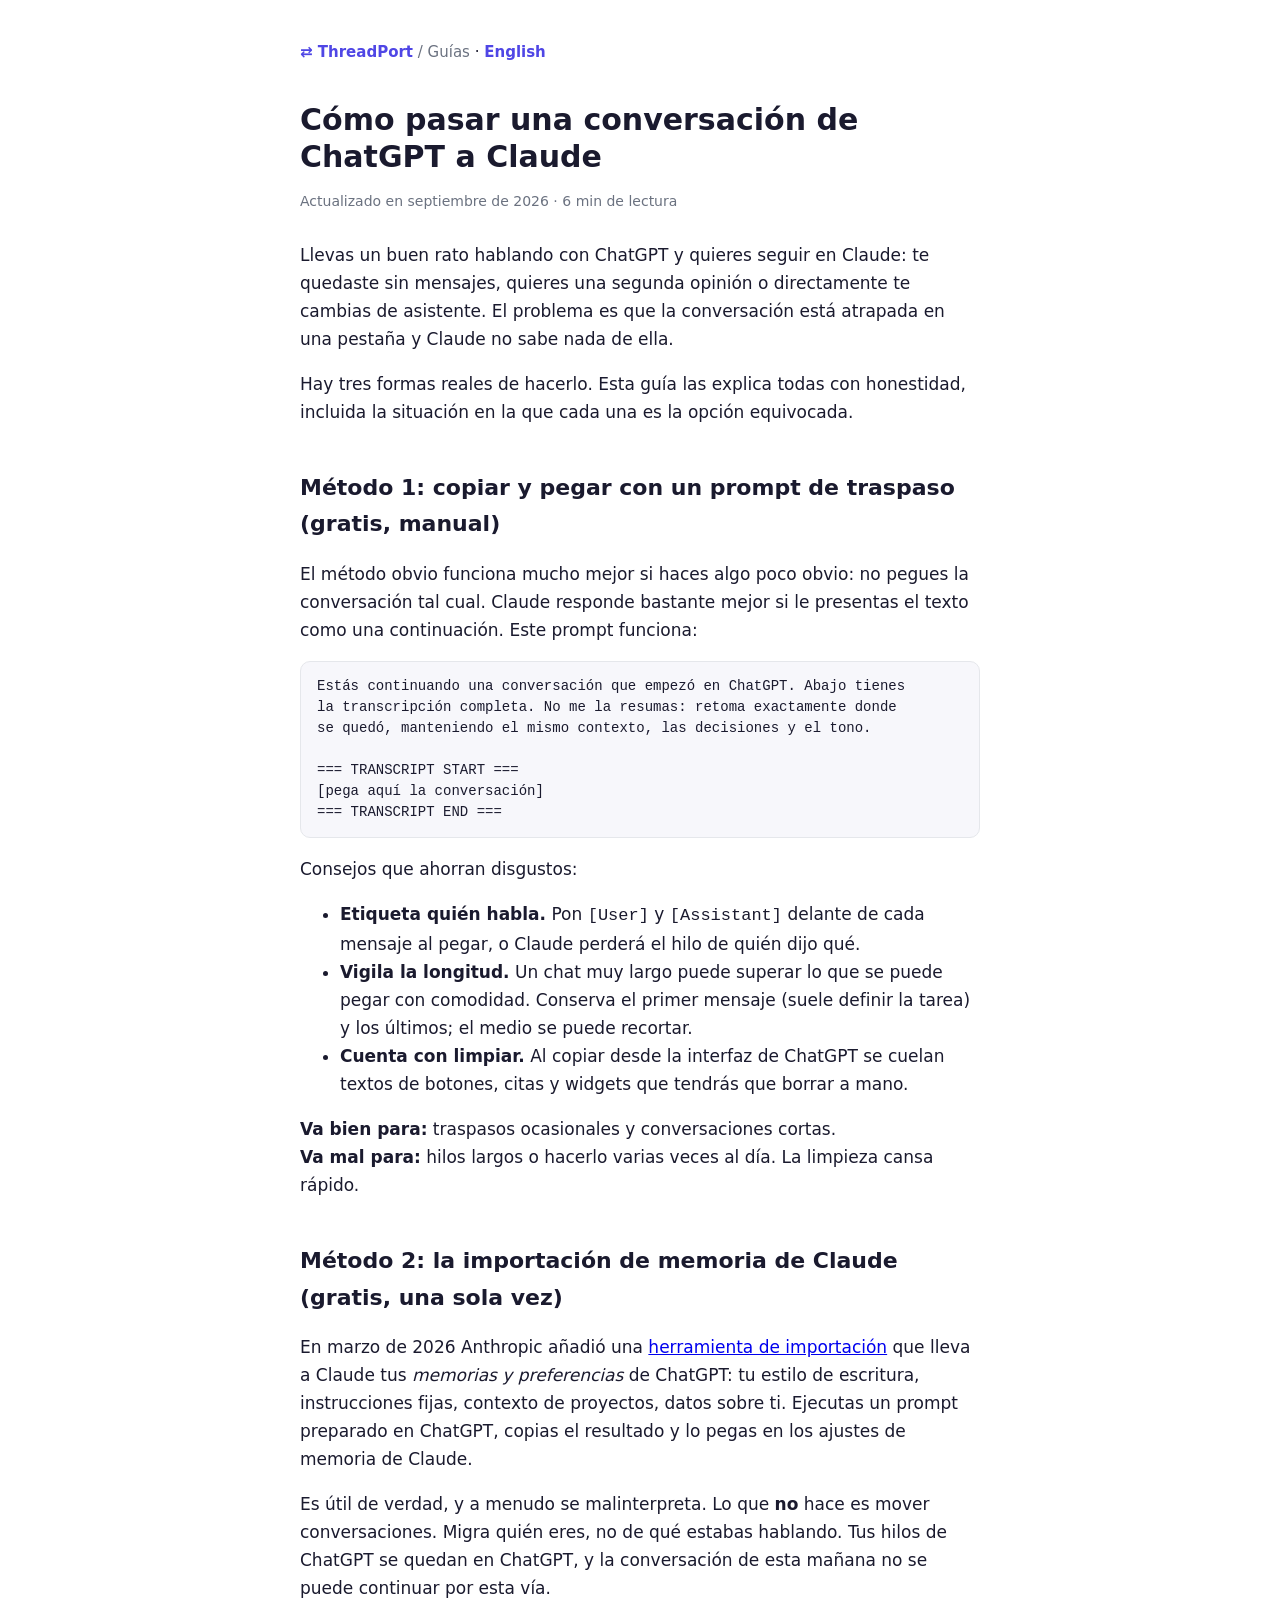
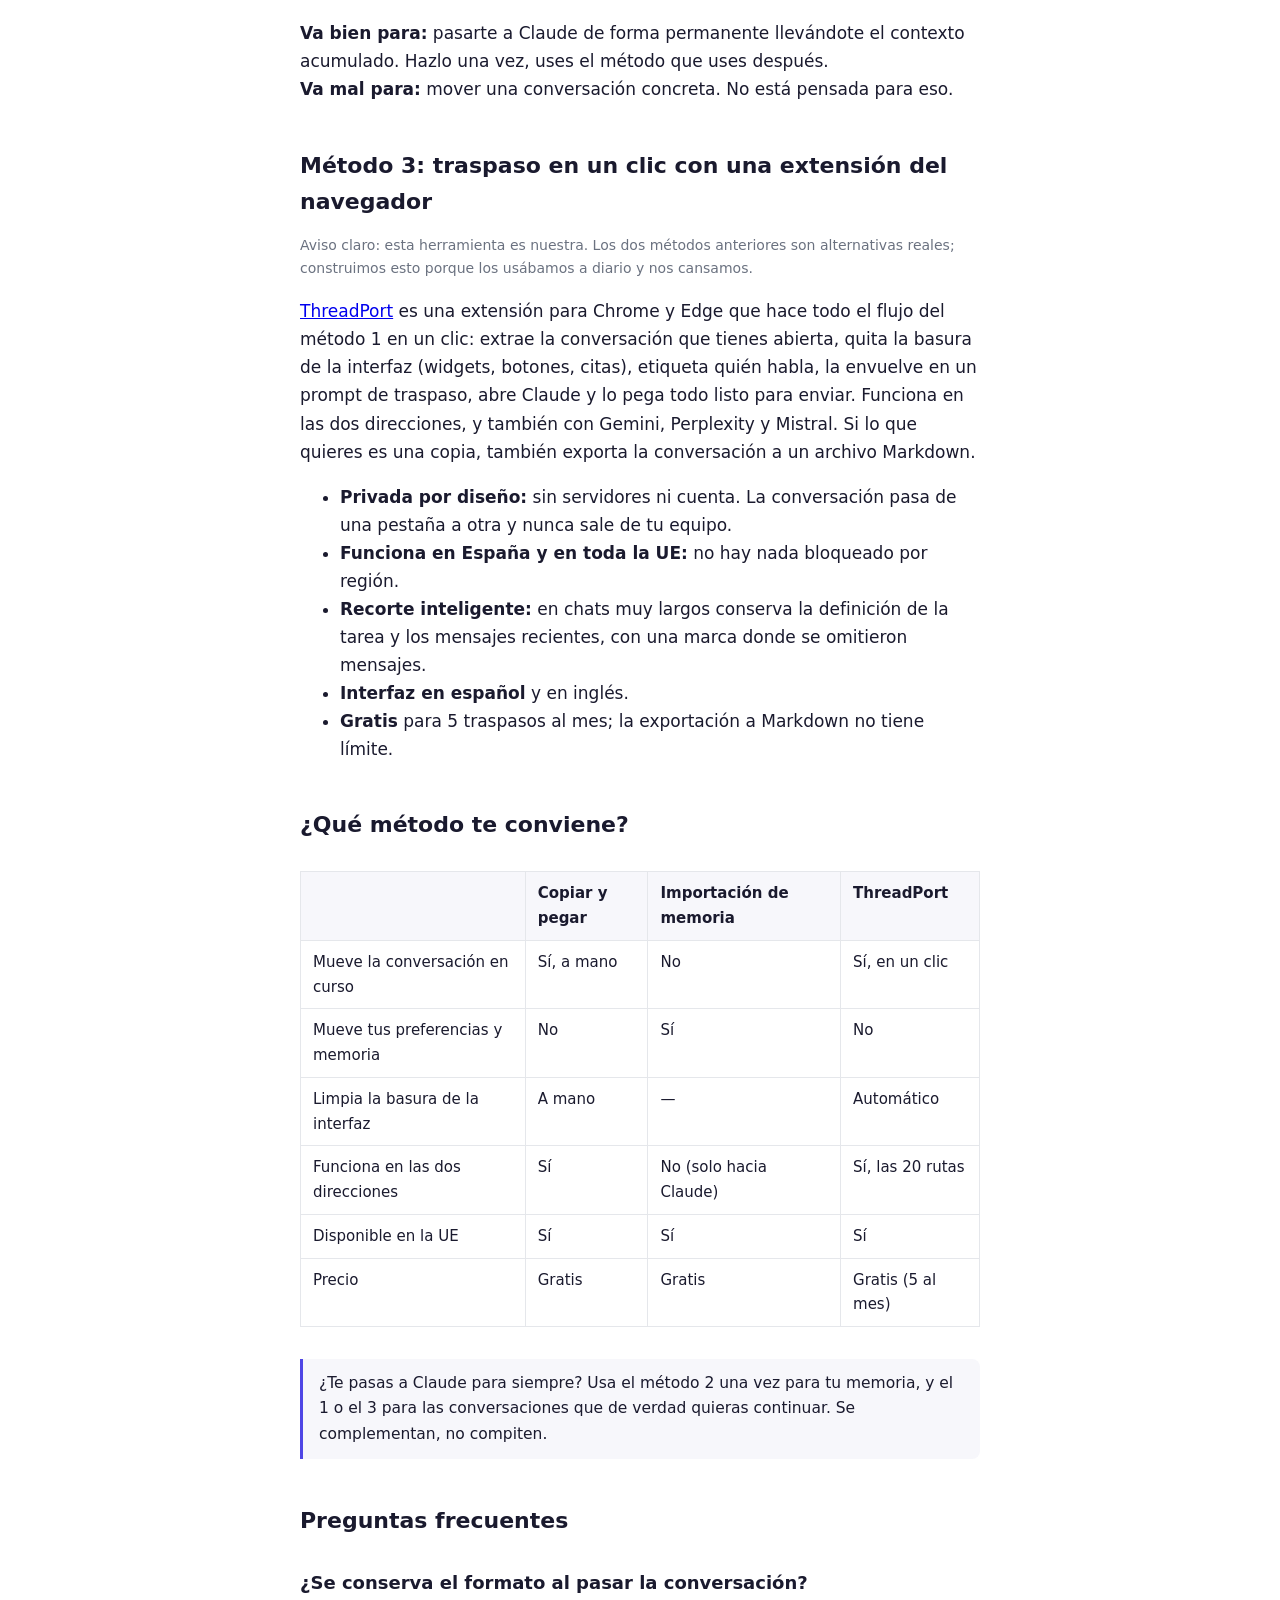
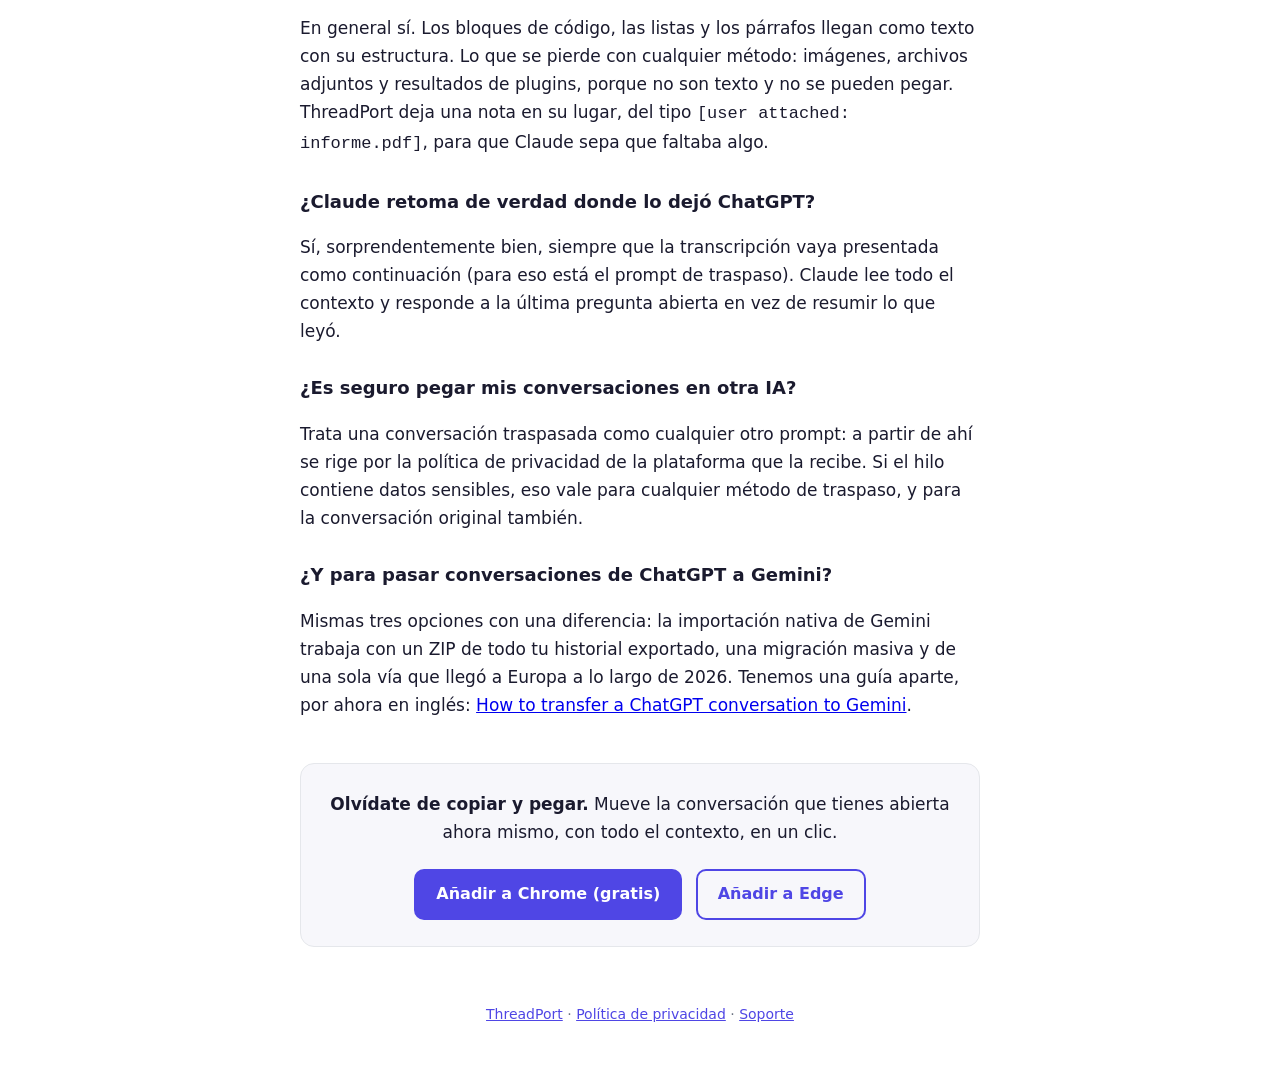
<file: docs/pasar-conversacion-chatgpt-a-claude.html>
<!DOCTYPE html>
<html lang="es">
<head>
<meta charset="utf-8">
<meta name="viewport" content="width=device-width, initial-scale=1">
<title>Cómo pasar una conversación de ChatGPT a Claude (3 formas, 2026)</title>
<meta name="description" content="Cómo continuar en Claude una conversación que empezaste en ChatGPT sin perder el contexto: copiar y pegar con un prompt de traspaso, la importación de memoria de Claude, o una extensión que lo hace en un clic. Comparación honesta.">
<link rel="canonical" href="https://megarampo.github.io/threadport/pasar-conversacion-chatgpt-a-claude.html">
<link rel="alternate" hreflang="es" href="https://megarampo.github.io/threadport/pasar-conversacion-chatgpt-a-claude.html">
<link rel="alternate" hreflang="en" href="https://megarampo.github.io/threadport/transfer-chatgpt-to-claude.html">
<meta property="og:title" content="Cómo pasar una conversación de ChatGPT a Claude (3 formas, 2026)">
<meta property="og:description" content="Prompt de traspaso manual, importación de memoria de Claude o un clic: comparación honesta de todas las formas de seguir en Claude un chat de ChatGPT.">
<meta property="og:type" content="article">
<meta property="og:url" content="https://megarampo.github.io/threadport/pasar-conversacion-chatgpt-a-claude.html">
<style>
  :root { --accent: #4f46e5; --text: #1a1a2e; --muted: #6b7280; --border: #e5e7eb; --bg-soft: #f7f7fb; }
  * { box-sizing: border-box; }
  body { max-width: 720px; margin: 0 auto; padding: 40px 20px 60px; font: 17px/1.65 system-ui, sans-serif; color: var(--text); }
  nav.crumb { font-size: 15px; margin-bottom: 36px; }
  nav.crumb a { color: var(--accent); text-decoration: none; font-weight: 650; }
  h1 { font-size: 30px; line-height: 1.25; margin: 0 0 6px; }
  .updated { color: var(--muted); font-size: 14px; margin-bottom: 28px; }
  h2 { font-size: 22px; margin: 44px 0 12px; }
  h3 { font-size: 18px; margin: 28px 0 8px; }
  p, li { color: var(--text); }
  .note { background: var(--bg-soft); border-left: 3px solid var(--accent); padding: 12px 16px; border-radius: 0 8px 8px 0; font-size: 15.5px; }
  pre { background: var(--bg-soft); border: 1px solid var(--border); border-radius: 10px; padding: 14px 16px; font-size: 14px; line-height: 1.5; overflow-x: auto; white-space: pre-wrap; }
  .tablewrap { overflow-x: auto; }
  table { border-collapse: collapse; width: 100%; font-size: 15px; margin: 16px 0; }
  th, td { border: 1px solid var(--border); padding: 9px 12px; text-align: left; vertical-align: top; }
  th { background: var(--bg-soft); }
  .cta-box { margin: 44px 0 0; padding: 26px 24px; border: 1px solid var(--border); border-radius: 14px; text-align: center; background: var(--bg-soft); }
  .cta-box p { margin-top: 0; }
  .cta { display: inline-block; margin: 6px 4px 0; padding: 12px 22px; background: var(--accent); color: #fff; text-decoration: none; border-radius: 10px; font-weight: 650; font-size: 16px; }
  .cta.alt { background: transparent; color: var(--accent); border: 2px solid var(--accent); padding: 10px 20px; }
  .disclosure { font-size: 14px; color: var(--muted); }
  footer { margin-top: 56px; font-size: 14px; color: var(--muted); text-align: center; }
  footer a { color: var(--accent); }
  @media (prefers-color-scheme: dark) {
    :root { --text: #e5e7eb; --muted: #9ca3af; --border: #2e2e3a; --bg-soft: #1e1e29; }
    body { background: #16161f; }
  }
</style>
</head>
<body>
<nav class="crumb"><a href="./">⇄ ThreadPort</a> <span style="color:var(--muted)">/ Guías</span> · <a href="transfer-chatgpt-to-claude.html" hreflang="en">English</a></nav>

<h1>Cómo pasar una conversación de ChatGPT a Claude</h1>
<p class="updated">Actualizado en septiembre de 2026 · 6 min de lectura</p>

<p>Llevas un buen rato hablando con ChatGPT y quieres seguir en Claude: te quedaste sin mensajes, quieres una segunda opinión o directamente te cambias de asistente. El problema es que la conversación está atrapada en una pestaña y Claude no sabe nada de ella.</p>

<p>Hay tres formas reales de hacerlo. Esta guía las explica todas con honestidad, incluida la situación en la que cada una es la opción equivocada.</p>

<h2>Método 1: copiar y pegar con un prompt de traspaso (gratis, manual)</h2>

<p>El método obvio funciona mucho mejor si haces algo poco obvio: no pegues la conversación tal cual. Claude responde bastante mejor si le presentas el texto como una continuación. Este prompt funciona:</p>

<pre>Estás continuando una conversación que empezó en ChatGPT. Abajo tienes
la transcripción completa. No me la resumas: retoma exactamente donde
se quedó, manteniendo el mismo contexto, las decisiones y el tono.

=== TRANSCRIPT START ===
[pega aquí la conversación]
=== TRANSCRIPT END ===</pre>

<p>Consejos que ahorran disgustos:</p>
<ul>
  <li><strong>Etiqueta quién habla.</strong> Pon <code>[User]</code> y <code>[Assistant]</code> delante de cada mensaje al pegar, o Claude perderá el hilo de quién dijo qué.</li>
  <li><strong>Vigila la longitud.</strong> Un chat muy largo puede superar lo que se puede pegar con comodidad. Conserva el primer mensaje (suele definir la tarea) y los últimos; el medio se puede recortar.</li>
  <li><strong>Cuenta con limpiar.</strong> Al copiar desde la interfaz de ChatGPT se cuelan textos de botones, citas y widgets que tendrás que borrar a mano.</li>
</ul>

<p><strong>Va bien para:</strong> traspasos ocasionales y conversaciones cortas.<br>
<strong>Va mal para:</strong> hilos largos o hacerlo varias veces al día. La limpieza cansa rápido.</p>

<h2>Método 2: la importación de memoria de Claude (gratis, una sola vez)</h2>

<p>En marzo de 2026 Anthropic añadió una <a href="https://claude.com/import-memory" rel="nofollow">herramienta de importación</a> que lleva a Claude tus <em>memorias y preferencias</em> de ChatGPT: tu estilo de escritura, instrucciones fijas, contexto de proyectos, datos sobre ti. Ejecutas un prompt preparado en ChatGPT, copias el resultado y lo pegas en los ajustes de memoria de Claude.</p>

<p>Es útil de verdad, y a menudo se malinterpreta. Lo que <strong>no</strong> hace es mover conversaciones. Migra quién eres, no de qué estabas hablando. Tus hilos de ChatGPT se quedan en ChatGPT, y la conversación de esta mañana no se puede continuar por esta vía.</p>

<p><strong>Va bien para:</strong> pasarte a Claude de forma permanente llevándote el contexto acumulado. Hazlo una vez, uses el método que uses después.<br>
<strong>Va mal para:</strong> mover una conversación concreta. No está pensada para eso.</p>

<h2>Método 3: traspaso en un clic con una extensión del navegador</h2>

<p class="disclosure">Aviso claro: esta herramienta es nuestra. Los dos métodos anteriores son alternativas reales; construimos esto porque los usábamos a diario y nos cansamos.</p>

<p><a href="./">ThreadPort</a> es una extensión para Chrome y Edge que hace todo el flujo del método 1 en un clic: extrae la conversación que tienes abierta, quita la basura de la interfaz (widgets, botones, citas), etiqueta quién habla, la envuelve en un prompt de traspaso, abre Claude y lo pega todo listo para enviar. Funciona en las dos direcciones, y también con Gemini, Perplexity y Mistral. Si lo que quieres es una copia, también exporta la conversación a un archivo Markdown.</p>

<ul>
  <li><strong>Privada por diseño:</strong> sin servidores ni cuenta. La conversación pasa de una pestaña a otra y nunca sale de tu equipo.</li>
  <li><strong>Funciona en España y en toda la UE:</strong> no hay nada bloqueado por región.</li>
  <li><strong>Recorte inteligente:</strong> en chats muy largos conserva la definición de la tarea y los mensajes recientes, con una marca donde se omitieron mensajes.</li>
  <li><strong>Interfaz en español</strong> y en inglés.</li>
  <li><strong>Gratis</strong> para 5 traspasos al mes; la exportación a Markdown no tiene límite.</li>
</ul>

<h2>¿Qué método te conviene?</h2>

<div class="tablewrap">
<table>
  <tr><th></th><th>Copiar y pegar</th><th>Importación de memoria</th><th>ThreadPort</th></tr>
  <tr><td>Mueve la conversación en curso</td><td>Sí, a mano</td><td>No</td><td>Sí, en un clic</td></tr>
  <tr><td>Mueve tus preferencias y memoria</td><td>No</td><td>Sí</td><td>No</td></tr>
  <tr><td>Limpia la basura de la interfaz</td><td>A mano</td><td>—</td><td>Automático</td></tr>
  <tr><td>Funciona en las dos direcciones</td><td>Sí</td><td>No (solo hacia Claude)</td><td>Sí, las 20 rutas</td></tr>
  <tr><td>Disponible en la UE</td><td>Sí</td><td>Sí</td><td>Sí</td></tr>
  <tr><td>Precio</td><td>Gratis</td><td>Gratis</td><td>Gratis (5 al mes)</td></tr>
</table>
</div>

<p class="note">¿Te pasas a Claude para siempre? Usa el método 2 una vez para tu memoria, y el 1 o el 3 para las conversaciones que de verdad quieras continuar. Se complementan, no compiten.</p>

<h2>Preguntas frecuentes</h2>

<h3>¿Se conserva el formato al pasar la conversación?</h3>
<p>En general sí. Los bloques de código, las listas y los párrafos llegan como texto con su estructura. Lo que se pierde con cualquier método: imágenes, archivos adjuntos y resultados de plugins, porque no son texto y no se pueden pegar. ThreadPort deja una nota en su lugar, del tipo <code>[user attached: informe.pdf]</code>, para que Claude sepa que faltaba algo.</p>

<h3>¿Claude retoma de verdad donde lo dejó ChatGPT?</h3>
<p>Sí, sorprendentemente bien, siempre que la transcripción vaya presentada como continuación (para eso está el prompt de traspaso). Claude lee todo el contexto y responde a la última pregunta abierta en vez de resumir lo que leyó.</p>

<h3>¿Es seguro pegar mis conversaciones en otra IA?</h3>
<p>Trata una conversación traspasada como cualquier otro prompt: a partir de ahí se rige por la política de privacidad de la plataforma que la recibe. Si el hilo contiene datos sensibles, eso vale para cualquier método de traspaso, y para la conversación original también.</p>

<h3>¿Y para pasar conversaciones de ChatGPT a Gemini?</h3>
<p>Mismas tres opciones con una diferencia: la importación nativa de Gemini trabaja con un ZIP de todo tu historial exportado, una migración masiva y de una sola vía que llegó a Europa a lo largo de 2026. Tenemos una guía aparte, por ahora en inglés: <a href="transfer-chatgpt-to-gemini.html">How to transfer a ChatGPT conversation to Gemini</a>.</p>

<div class="cta-box">
  <p><strong>Olvídate de copiar y pegar.</strong> Mueve la conversación que tienes abierta ahora mismo, con todo el contexto, en un clic.</p>
  <a class="cta" href="https://chromewebstore.google.com/detail/threadport-%E2%80%94-move-chats-b/kclkpikpgnldnpnmojkcnoclcihmhhmd">Añadir a Chrome (gratis)</a>
  <a class="cta alt" href="https://microsoftedge.microsoft.com/addons/detail/threadport-%E2%80%94-move-chats-b/hfegopjfooabblaccgifjfomanedeapc">Añadir a Edge</a>
</div>

<footer>
  <a href="./">ThreadPort</a> · <a href="privacy.html">Política de privacidad</a> · <a href="https://github.com/megarampo/threadport/issues">Soporte</a>
</footer>

<script type="application/ld+json">
{
  "@context": "https://schema.org",
  "@type": "FAQPage",
  "inLanguage": "es",
  "mainEntity": [
    {
      "@type": "Question",
      "name": "¿Se conserva el formato al pasar una conversación de ChatGPT a Claude?",
      "acceptedAnswer": { "@type": "Answer", "text": "En general sí. Los bloques de código, las listas y los párrafos llegan como texto con su estructura. Las imágenes, los archivos adjuntos y los resultados de plugins se pierden con cualquier método, porque no son texto." }
    },
    {
      "@type": "Question",
      "name": "¿Claude retoma donde lo dejó ChatGPT?",
      "acceptedAnswer": { "@type": "Answer", "text": "Sí, si la transcripción va presentada como continuación mediante un prompt de traspaso. Claude lee todo el contexto y responde a la última pregunta abierta en vez de resumir." }
    },
    {
      "@type": "Question",
      "name": "¿La importación nativa de Claude mueve mis conversaciones?",
      "acceptedAnswer": { "@type": "Answer", "text": "No. La importación de memoria de Claude (marzo de 2026) migra tus memorias y preferencias, como el estilo de escritura, las instrucciones y el contexto de proyectos, pero no los hilos de conversación. Para continuar una conversación concreta hay que traspasarla a mano o con una extensión del navegador." }
    },
    {
      "@type": "Question",
      "name": "¿Se pueden pasar conversaciones de ChatGPT a Claude desde España o la UE?",
      "acceptedAnswer": { "@type": "Answer", "text": "Sí. Copiar y pegar, la importación de memoria de Claude y la extensión ThreadPort funcionan en toda la UE. La importación ZIP de Gemini, que salió primero en Estados Unidos, también fue llegando a Europa durante 2026." }
    }
  ]
}
</script>
</body>
</html>
</file>
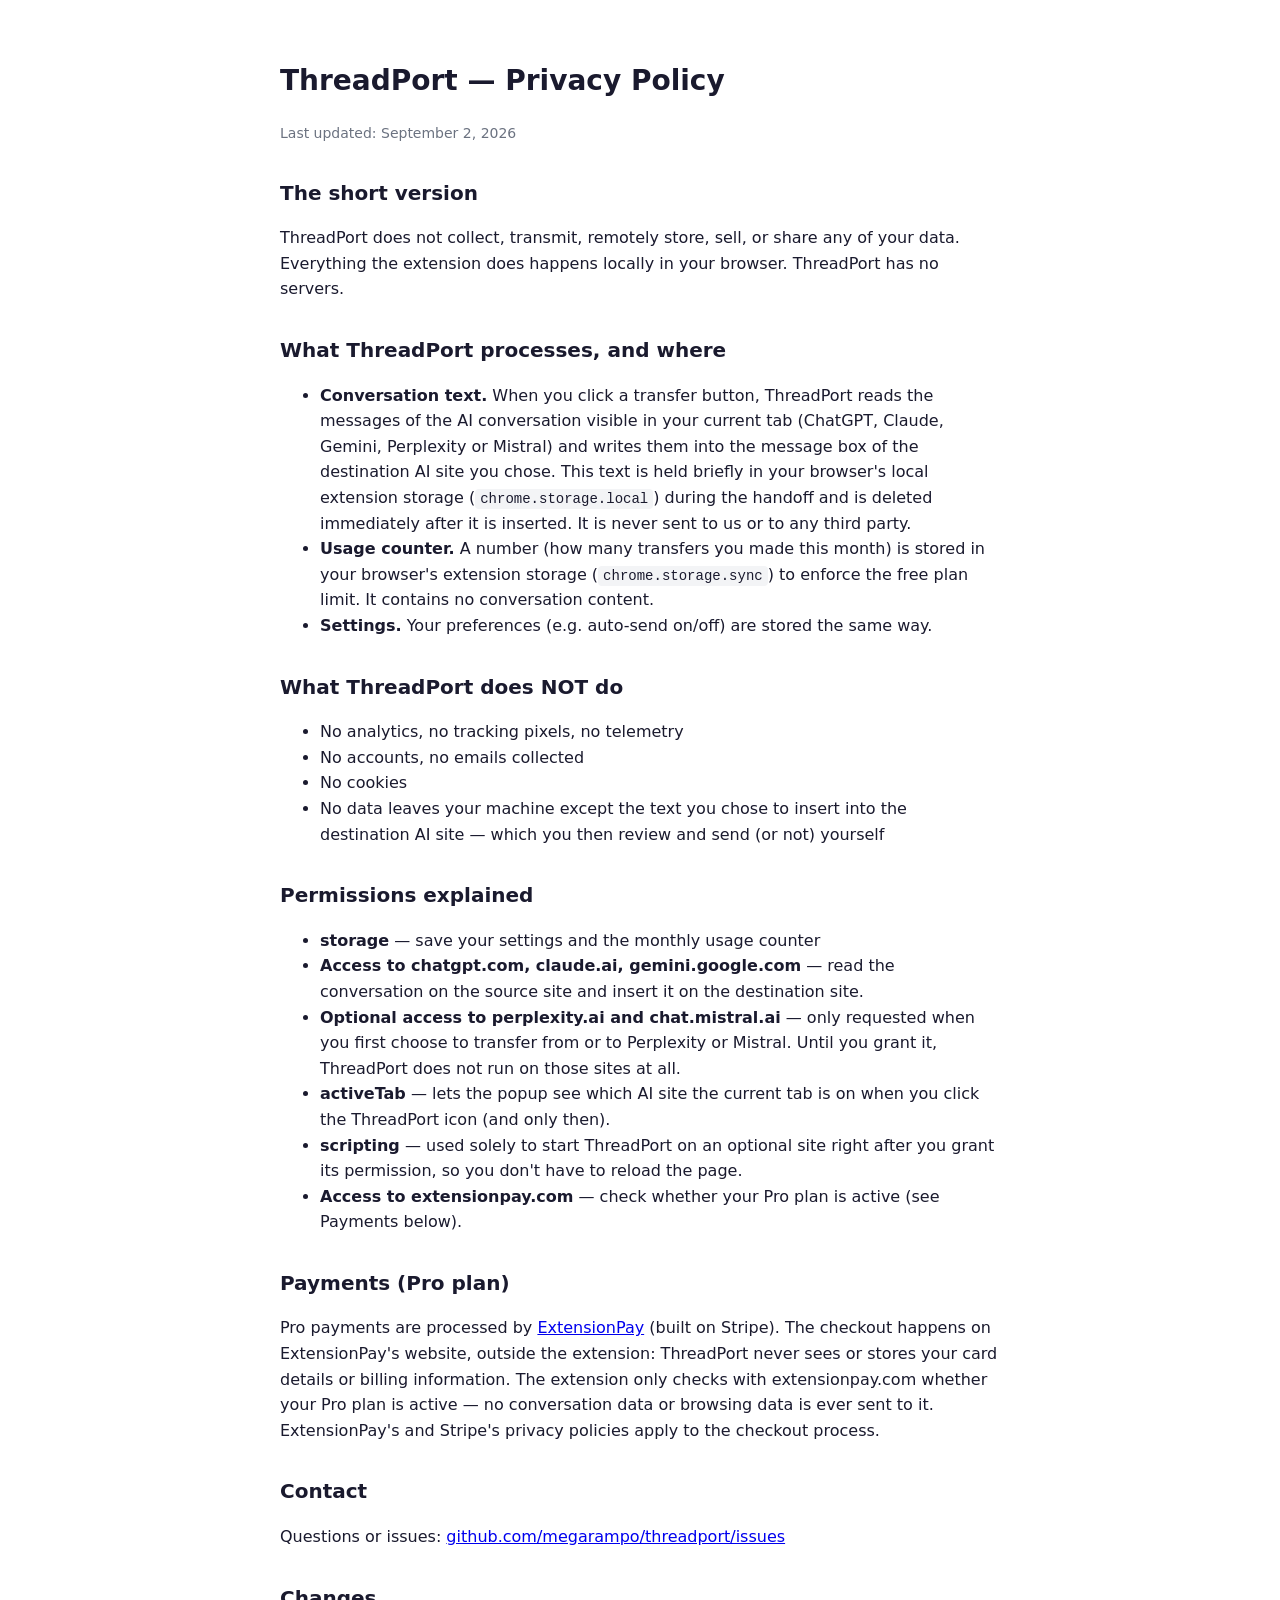
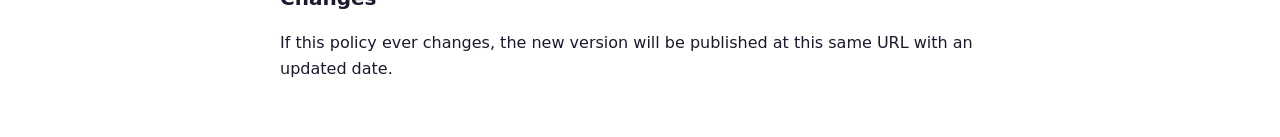
<file: docs/privacy.html>
<!DOCTYPE html>
<html lang="en">
<head>
<meta charset="utf-8">
<meta name="viewport" content="width=device-width, initial-scale=1">
<title>ThreadPort — Privacy Policy</title>
<link rel="canonical" href="https://megarampo.github.io/threadport/privacy.html">
<style>
  body { max-width: 720px; margin: 0 auto; padding: 40px 20px; font: 16px/1.6 system-ui, sans-serif; color: #1a1a2e; }
  h1 { font-size: 28px; } h2 { font-size: 20px; margin-top: 32px; }
  code { background: #f3f4f6; padding: 2px 5px; border-radius: 4px; font-size: 14px; }
  .updated { color: #6b7280; font-size: 14px; }
  @media (prefers-color-scheme: dark) {
    body { background: #16161f; color: #e5e7eb; }
    code { background: #23232f; }
  }
</style>
</head>
<body>
<h1>ThreadPort — Privacy Policy</h1>
<p class="updated">Last updated: September 2, 2026</p>

<h2>The short version</h2>
<p>ThreadPort does not collect, transmit, remotely store, sell, or share any of your data. Everything the extension does happens locally in your browser. ThreadPort has no servers.</p>

<h2>What ThreadPort processes, and where</h2>
<ul>
  <li><b>Conversation text.</b> When you click a transfer button, ThreadPort reads the messages of the AI conversation visible in your current tab (ChatGPT, Claude, Gemini, Perplexity or Mistral) and writes them into the message box of the destination AI site you chose. This text is held briefly in your browser's local extension storage (<code>chrome.storage.local</code>) during the handoff and is deleted immediately after it is inserted. It is never sent to us or to any third party.</li>
  <li><b>Usage counter.</b> A number (how many transfers you made this month) is stored in your browser's extension storage (<code>chrome.storage.sync</code>) to enforce the free plan limit. It contains no conversation content.</li>
  <li><b>Settings.</b> Your preferences (e.g. auto-send on/off) are stored the same way.</li>
</ul>

<h2>What ThreadPort does NOT do</h2>
<ul>
  <li>No analytics, no tracking pixels, no telemetry</li>
  <li>No accounts, no emails collected</li>
  <li>No cookies</li>
  <li>No data leaves your machine except the text you chose to insert into the destination AI site — which you then review and send (or not) yourself</li>
</ul>

<h2>Permissions explained</h2>
<ul>
  <li><b>storage</b> — save your settings and the monthly usage counter</li>
  <li><b>Access to chatgpt.com, claude.ai, gemini.google.com</b> — read the conversation on the source site and insert it on the destination site.</li>
  <li><b>Optional access to perplexity.ai and chat.mistral.ai</b> — only requested when you first choose to transfer from or to Perplexity or Mistral. Until you grant it, ThreadPort does not run on those sites at all.</li>
  <li><b>activeTab</b> — lets the popup see which AI site the current tab is on when you click the ThreadPort icon (and only then).</li>
  <li><b>scripting</b> — used solely to start ThreadPort on an optional site right after you grant its permission, so you don't have to reload the page.</li>
  <li><b>Access to extensionpay.com</b> — check whether your Pro plan is active (see Payments below).</li>
</ul>

<h2>Payments (Pro plan)</h2>
<p>Pro payments are processed by <a href="https://extensionpay.com">ExtensionPay</a> (built on Stripe). The checkout happens on ExtensionPay's website, outside the extension: ThreadPort never sees or stores your card details or billing information. The extension only checks with extensionpay.com whether your Pro plan is active — no conversation data or browsing data is ever sent to it. ExtensionPay's and Stripe's privacy policies apply to the checkout process.</p>

<h2>Contact</h2>
<p>Questions or issues: <a href="https://github.com/megarampo/threadport/issues">github.com/megarampo/threadport/issues</a></p>

<h2>Changes</h2>
<p>If this policy ever changes, the new version will be published at this same URL with an updated date.</p>
</body>
</html>
</file>
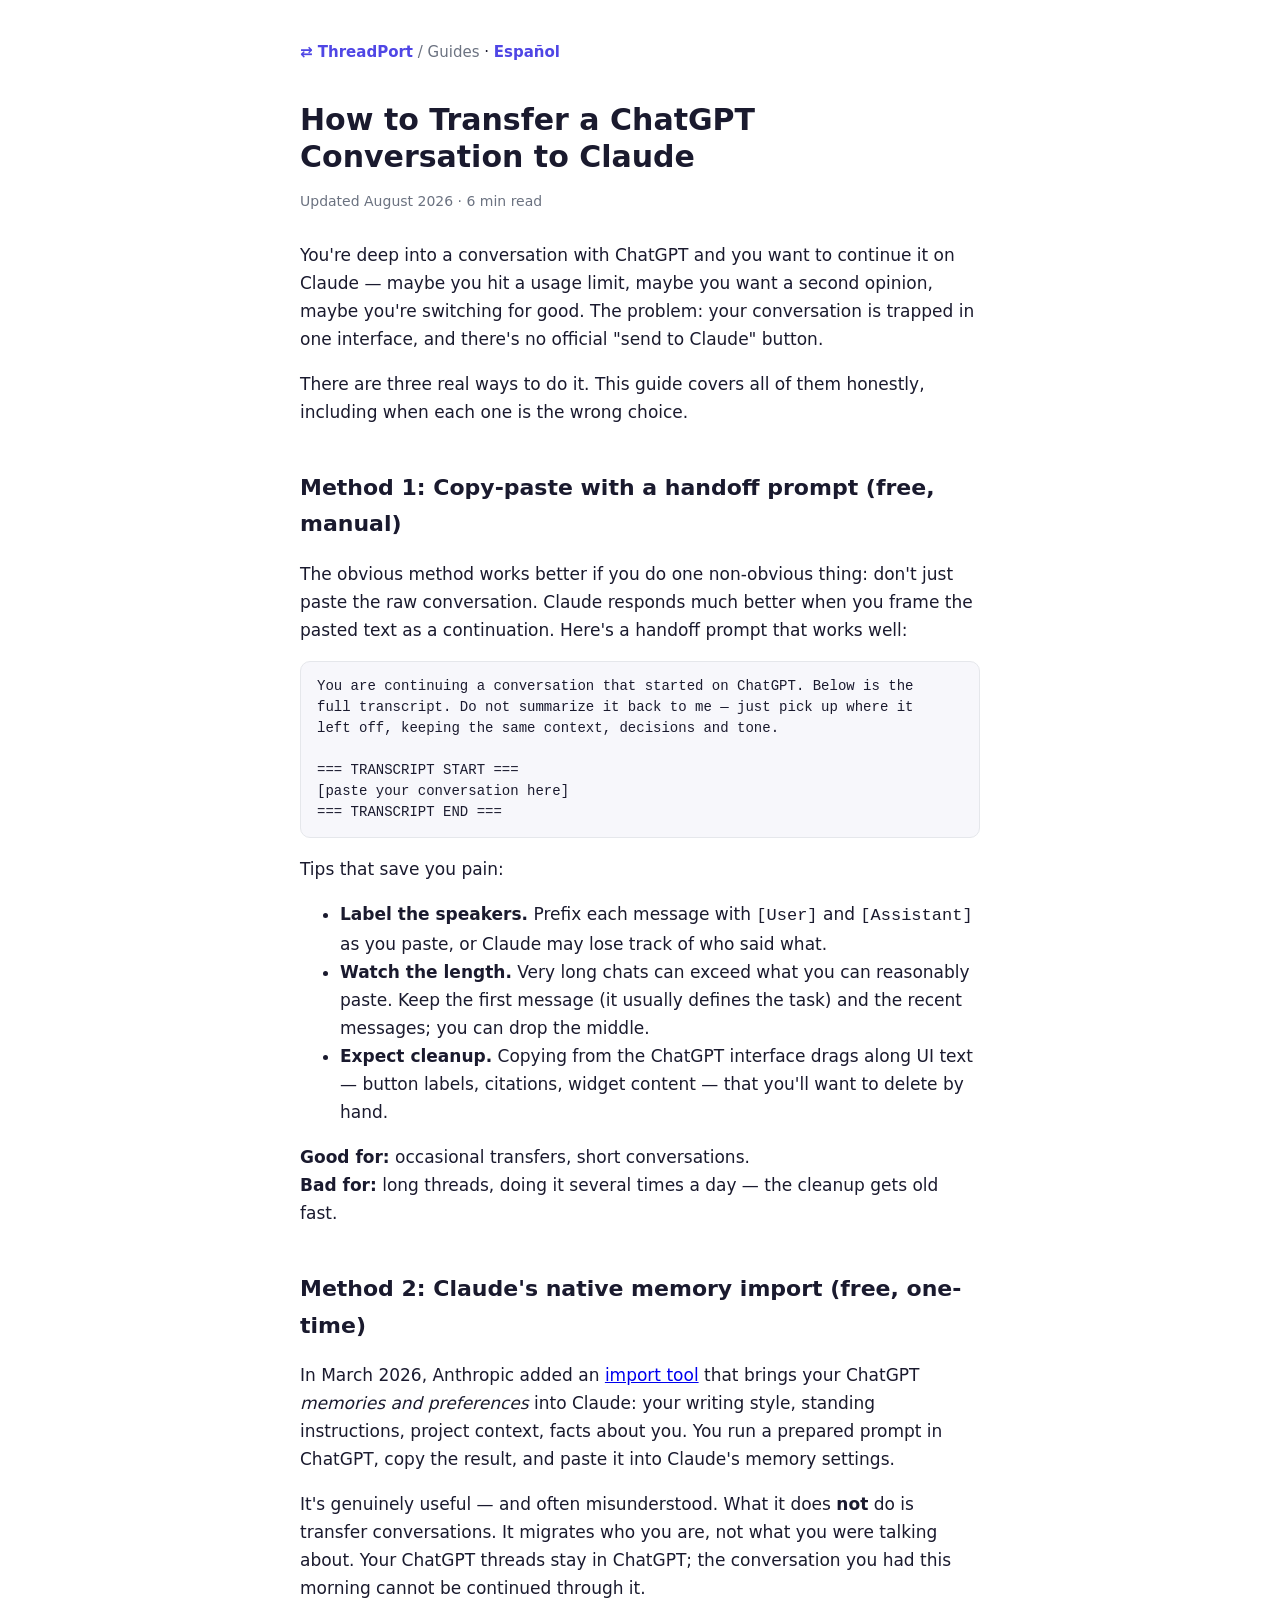
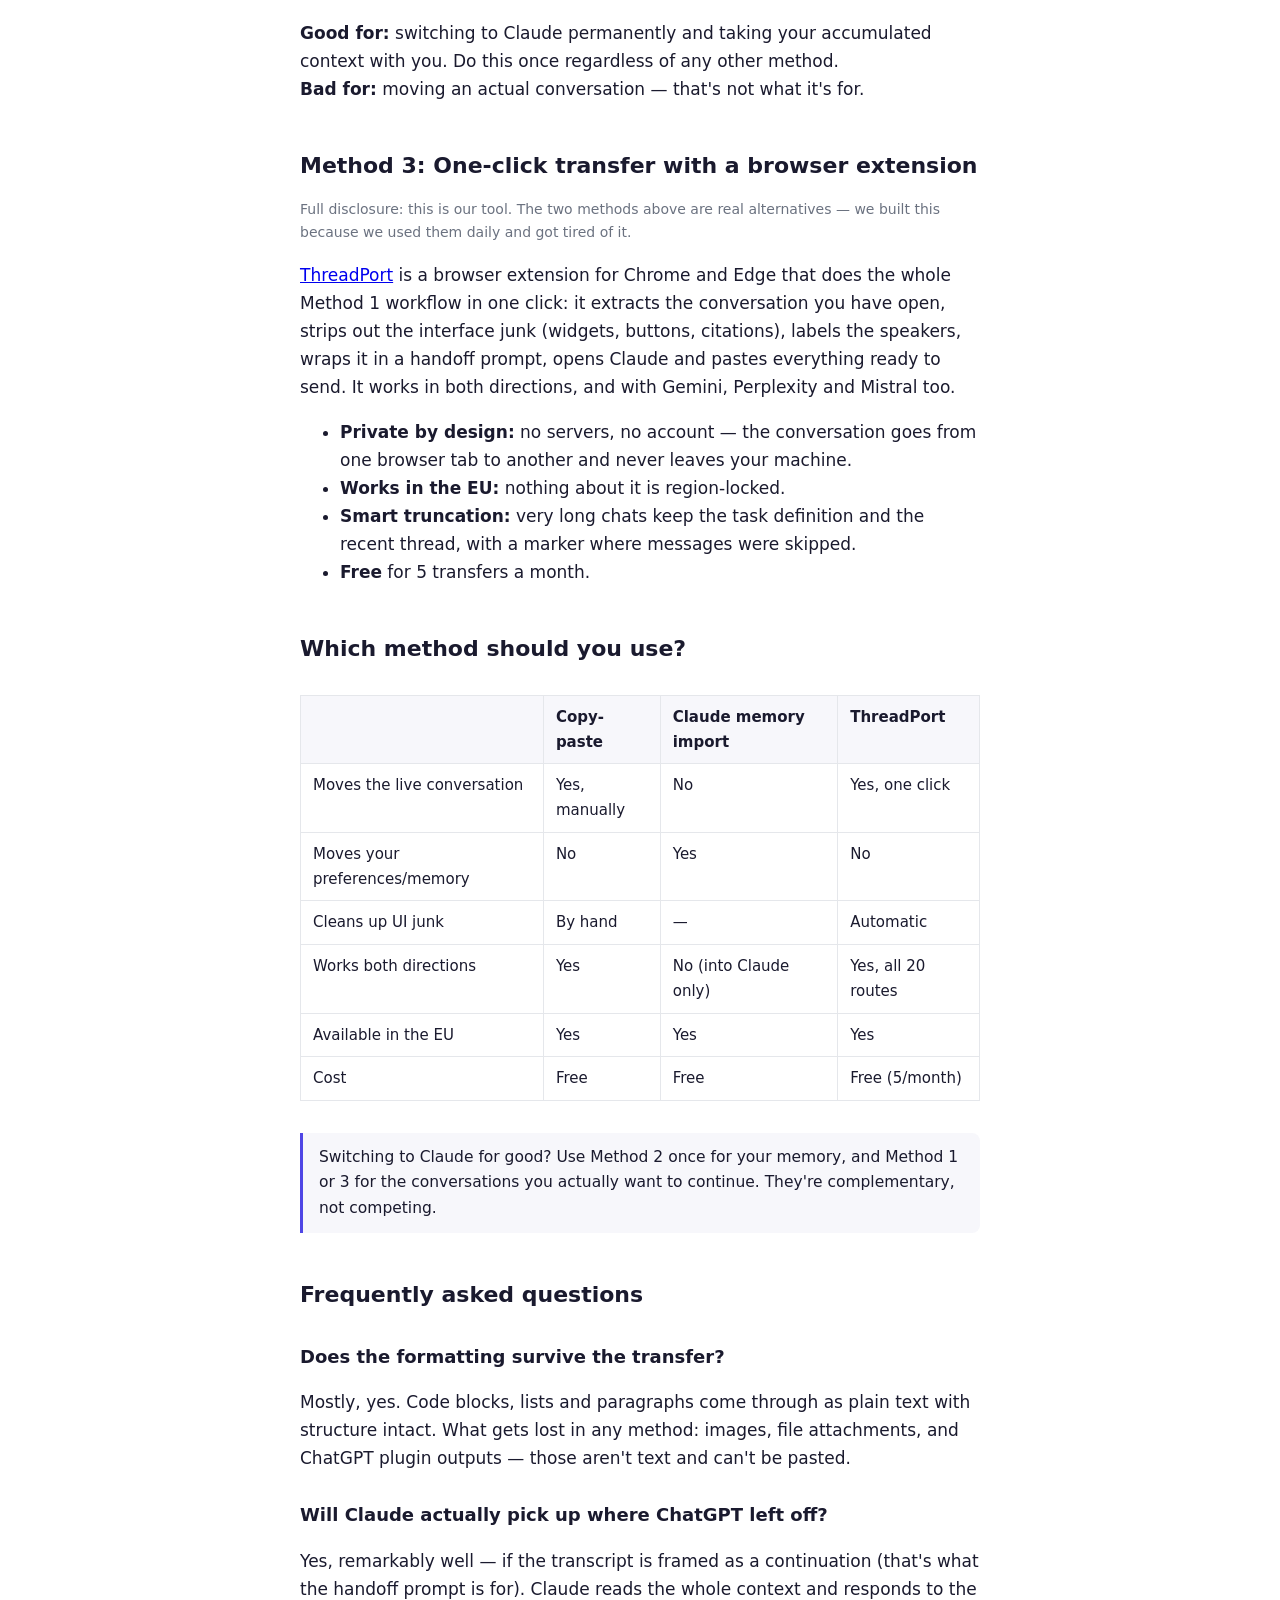
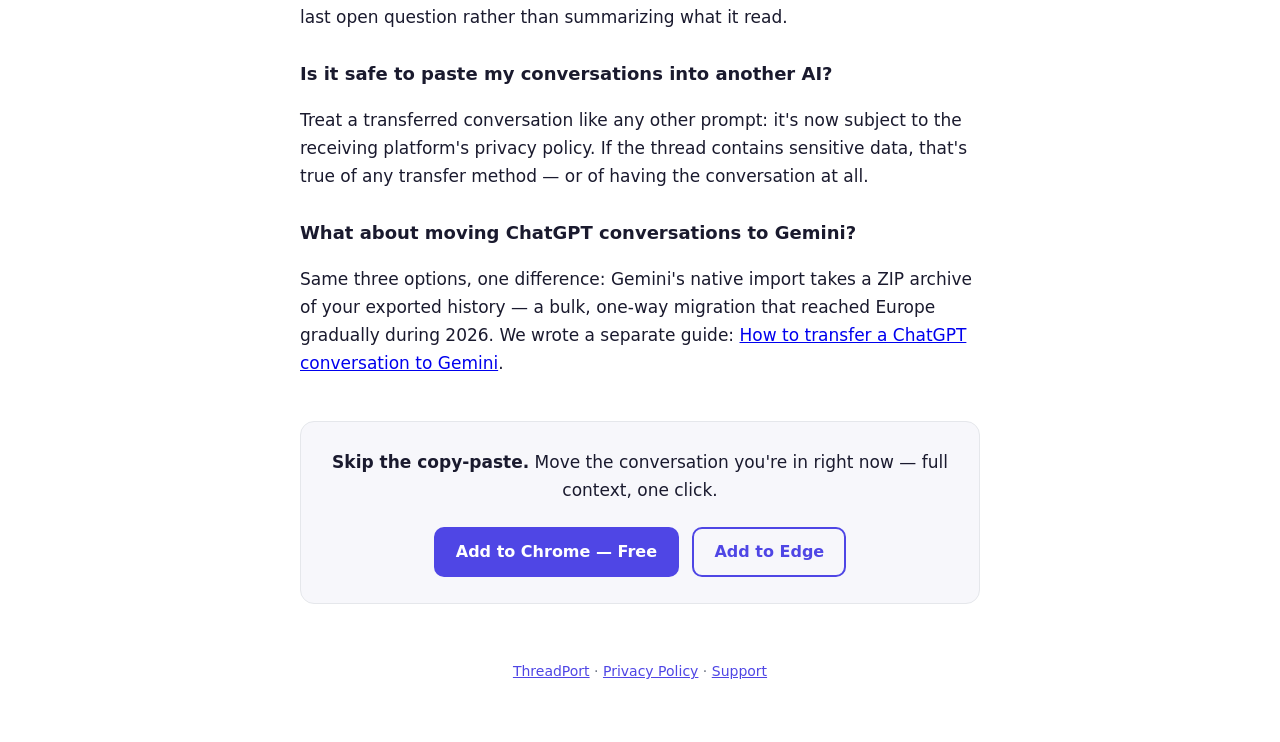
<file: docs/transfer-chatgpt-to-claude.html>
<!DOCTYPE html>
<html lang="en">
<head>
<meta charset="utf-8">
<meta name="viewport" content="width=device-width, initial-scale=1">
<title>How to Transfer a ChatGPT Conversation to Claude (3 Ways, 2026)</title>
<meta name="description" content="Move a ChatGPT conversation to Claude with full context: manual copy-paste with a handoff prompt, Claude's native memory import, or a one-click browser extension. Honest comparison of all three.">
<link rel="canonical" href="https://megarampo.github.io/threadport/transfer-chatgpt-to-claude.html">
<link rel="alternate" hreflang="en" href="https://megarampo.github.io/threadport/transfer-chatgpt-to-claude.html">
<link rel="alternate" hreflang="es" href="https://megarampo.github.io/threadport/pasar-conversacion-chatgpt-a-claude.html">
<meta property="og:title" content="How to Transfer a ChatGPT Conversation to Claude (3 Ways, 2026)">
<meta property="og:description" content="Manual handoff prompt, Claude's native import, or one click — an honest comparison of every way to continue a ChatGPT conversation on Claude.">
<meta property="og:type" content="article">
<meta property="og:url" content="https://megarampo.github.io/threadport/transfer-chatgpt-to-claude.html">
<style>
  :root { --accent: #4f46e5; --text: #1a1a2e; --muted: #6b7280; --border: #e5e7eb; --bg-soft: #f7f7fb; }
  * { box-sizing: border-box; }
  body { max-width: 720px; margin: 0 auto; padding: 40px 20px 60px; font: 17px/1.65 system-ui, sans-serif; color: var(--text); }
  nav.crumb { font-size: 15px; margin-bottom: 36px; }
  nav.crumb a { color: var(--accent); text-decoration: none; font-weight: 650; }
  h1 { font-size: 30px; line-height: 1.25; margin: 0 0 6px; }
  .updated { color: var(--muted); font-size: 14px; margin-bottom: 28px; }
  h2 { font-size: 22px; margin: 44px 0 12px; }
  h3 { font-size: 18px; margin: 28px 0 8px; }
  p, li { color: var(--text); }
  .note { background: var(--bg-soft); border-left: 3px solid var(--accent); padding: 12px 16px; border-radius: 0 8px 8px 0; font-size: 15.5px; }
  pre { background: var(--bg-soft); border: 1px solid var(--border); border-radius: 10px; padding: 14px 16px; font-size: 14px; line-height: 1.5; overflow-x: auto; white-space: pre-wrap; }
  .tablewrap { overflow-x: auto; }
  table { border-collapse: collapse; width: 100%; font-size: 15px; margin: 16px 0; }
  th, td { border: 1px solid var(--border); padding: 9px 12px; text-align: left; vertical-align: top; }
  th { background: var(--bg-soft); }
  .cta-box { margin: 44px 0 0; padding: 26px 24px; border: 1px solid var(--border); border-radius: 14px; text-align: center; background: var(--bg-soft); }
  .cta-box p { margin-top: 0; }
  .cta { display: inline-block; margin: 6px 4px 0; padding: 12px 22px; background: var(--accent); color: #fff; text-decoration: none; border-radius: 10px; font-weight: 650; font-size: 16px; }
  .cta.alt { background: transparent; color: var(--accent); border: 2px solid var(--accent); padding: 10px 20px; }
  .disclosure { font-size: 14px; color: var(--muted); }
  footer { margin-top: 56px; font-size: 14px; color: var(--muted); text-align: center; }
  footer a { color: var(--accent); }
  @media (prefers-color-scheme: dark) {
    :root { --text: #e5e7eb; --muted: #9ca3af; --border: #2e2e3a; --bg-soft: #1e1e29; }
    body { background: #16161f; }
  }
</style>
</head>
<body>
<nav class="crumb"><a href="./">⇄ ThreadPort</a> <span style="color:var(--muted)">/ Guides</span> · <a href="pasar-conversacion-chatgpt-a-claude.html" hreflang="es" lang="es">Español</a></nav>

<h1>How to Transfer a ChatGPT Conversation to Claude</h1>
<p class="updated">Updated August 2026 · 6 min read</p>

<p>You're deep into a conversation with ChatGPT and you want to continue it on Claude — maybe you hit a usage limit, maybe you want a second opinion, maybe you're switching for good. The problem: your conversation is trapped in one interface, and there's no official "send to Claude" button.</p>

<p>There are three real ways to do it. This guide covers all of them honestly, including when each one is the wrong choice.</p>

<h2>Method 1: Copy-paste with a handoff prompt (free, manual)</h2>

<p>The obvious method works better if you do one non-obvious thing: don't just paste the raw conversation. Claude responds much better when you frame the pasted text as a continuation. Here's a handoff prompt that works well:</p>

<pre>You are continuing a conversation that started on ChatGPT. Below is the
full transcript. Do not summarize it back to me — just pick up where it
left off, keeping the same context, decisions and tone.

=== TRANSCRIPT START ===
[paste your conversation here]
=== TRANSCRIPT END ===</pre>

<p>Tips that save you pain:</p>
<ul>
  <li><strong>Label the speakers.</strong> Prefix each message with <code>[User]</code> and <code>[Assistant]</code> as you paste, or Claude may lose track of who said what.</li>
  <li><strong>Watch the length.</strong> Very long chats can exceed what you can reasonably paste. Keep the first message (it usually defines the task) and the recent messages; you can drop the middle.</li>
  <li><strong>Expect cleanup.</strong> Copying from the ChatGPT interface drags along UI text — button labels, citations, widget content — that you'll want to delete by hand.</li>
</ul>

<p><strong>Good for:</strong> occasional transfers, short conversations.<br>
<strong>Bad for:</strong> long threads, doing it several times a day — the cleanup gets old fast.</p>

<h2>Method 2: Claude's native memory import (free, one-time)</h2>

<p>In March 2026, Anthropic added an <a href="https://claude.com/import-memory" rel="nofollow">import tool</a> that brings your ChatGPT <em>memories and preferences</em> into Claude: your writing style, standing instructions, project context, facts about you. You run a prepared prompt in ChatGPT, copy the result, and paste it into Claude's memory settings.</p>

<p>It's genuinely useful — and often misunderstood. What it does <strong>not</strong> do is transfer conversations. It migrates who you are, not what you were talking about. Your ChatGPT threads stay in ChatGPT; the conversation you had this morning cannot be continued through it.</p>

<p><strong>Good for:</strong> switching to Claude permanently and taking your accumulated context with you. Do this once regardless of any other method.<br>
<strong>Bad for:</strong> moving an actual conversation — that's not what it's for.</p>

<h2>Method 3: One-click transfer with a browser extension</h2>

<p class="disclosure">Full disclosure: this is our tool. The two methods above are real alternatives — we built this because we used them daily and got tired of it.</p>

<p><a href="./">ThreadPort</a> is a browser extension for Chrome and Edge that does the whole Method 1 workflow in one click: it extracts the conversation you have open, strips out the interface junk (widgets, buttons, citations), labels the speakers, wraps it in a handoff prompt, opens Claude and pastes everything ready to send. It works in both directions, and with Gemini, Perplexity and Mistral too.</p>

<ul>
  <li><strong>Private by design:</strong> no servers, no account — the conversation goes from one browser tab to another and never leaves your machine.</li>
  <li><strong>Works in the EU:</strong> nothing about it is region-locked.</li>
  <li><strong>Smart truncation:</strong> very long chats keep the task definition and the recent thread, with a marker where messages were skipped.</li>
  <li><strong>Free</strong> for 5 transfers a month.</li>
</ul>

<h2>Which method should you use?</h2>

<div class="tablewrap">
<table>
  <tr><th></th><th>Copy-paste</th><th>Claude memory import</th><th>ThreadPort</th></tr>
  <tr><td>Moves the live conversation</td><td>Yes, manually</td><td>No</td><td>Yes, one click</td></tr>
  <tr><td>Moves your preferences/memory</td><td>No</td><td>Yes</td><td>No</td></tr>
  <tr><td>Cleans up UI junk</td><td>By hand</td><td>—</td><td>Automatic</td></tr>
  <tr><td>Works both directions</td><td>Yes</td><td>No (into Claude only)</td><td>Yes, all 20 routes</td></tr>
  <tr><td>Available in the EU</td><td>Yes</td><td>Yes</td><td>Yes</td></tr>
  <tr><td>Cost</td><td>Free</td><td>Free</td><td>Free (5/month)</td></tr>
</table>
</div>

<p class="note">Switching to Claude for good? Use Method 2 once for your memory, and Method 1 or 3 for the conversations you actually want to continue. They're complementary, not competing.</p>

<h2>Frequently asked questions</h2>

<h3>Does the formatting survive the transfer?</h3>
<p>Mostly, yes. Code blocks, lists and paragraphs come through as plain text with structure intact. What gets lost in any method: images, file attachments, and ChatGPT plugin outputs — those aren't text and can't be pasted.</p>

<h3>Will Claude actually pick up where ChatGPT left off?</h3>
<p>Yes, remarkably well — if the transcript is framed as a continuation (that's what the handoff prompt is for). Claude reads the whole context and responds to the last open question rather than summarizing what it read.</p>

<h3>Is it safe to paste my conversations into another AI?</h3>
<p>Treat a transferred conversation like any other prompt: it's now subject to the receiving platform's privacy policy. If the thread contains sensitive data, that's true of any transfer method — or of having the conversation at all.</p>

<h3>What about moving ChatGPT conversations to Gemini?</h3>
<p>Same three options, one difference: Gemini's native import takes a ZIP archive of your exported history — a bulk, one-way migration that reached Europe gradually during 2026. We wrote a separate guide: <a href="transfer-chatgpt-to-gemini.html">How to transfer a ChatGPT conversation to Gemini</a>.</p>

<div class="cta-box">
  <p><strong>Skip the copy-paste.</strong> Move the conversation you're in right now — full context, one click.</p>
  <a class="cta" href="https://chromewebstore.google.com/detail/threadport-%E2%80%94-move-chats-b/kclkpikpgnldnpnmojkcnoclcihmhhmd">Add to Chrome — Free</a>
  <a class="cta alt" href="https://microsoftedge.microsoft.com/addons/detail/threadport-%E2%80%94-move-chats-b/hfegopjfooabblaccgifjfomanedeapc">Add to Edge</a>
</div>

<footer>
  <a href="./">ThreadPort</a> · <a href="privacy.html">Privacy Policy</a> · <a href="https://github.com/megarampo/threadport/issues">Support</a>
</footer>

<script type="application/ld+json">
{
  "@context": "https://schema.org",
  "@type": "FAQPage",
  "mainEntity": [
    {
      "@type": "Question",
      "name": "Does the formatting survive when transferring a ChatGPT conversation to Claude?",
      "acceptedAnswer": { "@type": "Answer", "text": "Mostly yes. Code blocks, lists and paragraphs come through as plain text with structure intact. Images, file attachments and plugin outputs are lost in any transfer method, since they aren't text." }
    },
    {
      "@type": "Question",
      "name": "Will Claude pick up where ChatGPT left off?",
      "acceptedAnswer": { "@type": "Answer", "text": "Yes, if the transcript is framed as a continuation using a handoff prompt. Claude reads the full context and responds to the last open question rather than summarizing." }
    },
    {
      "@type": "Question",
      "name": "Does Claude's native import move my conversations?",
      "acceptedAnswer": { "@type": "Answer", "text": "No. Claude's memory import (March 2026) migrates your memories and preferences — writing style, instructions, project context — but not your conversation threads. To continue a specific conversation you need to transfer it manually or with a browser extension." }
    },
    {
      "@type": "Question",
      "name": "Can I transfer ChatGPT conversations to Claude in the EU?",
      "acceptedAnswer": { "@type": "Answer", "text": "Yes. Manual copy-paste, Claude's memory import and the ThreadPort extension all work in the EU. Gemini's native ZIP import, which launched US-first, also began rolling out across Europe during 2026." }
    }
  ]
}
</script>
</body>
</html>
</file>
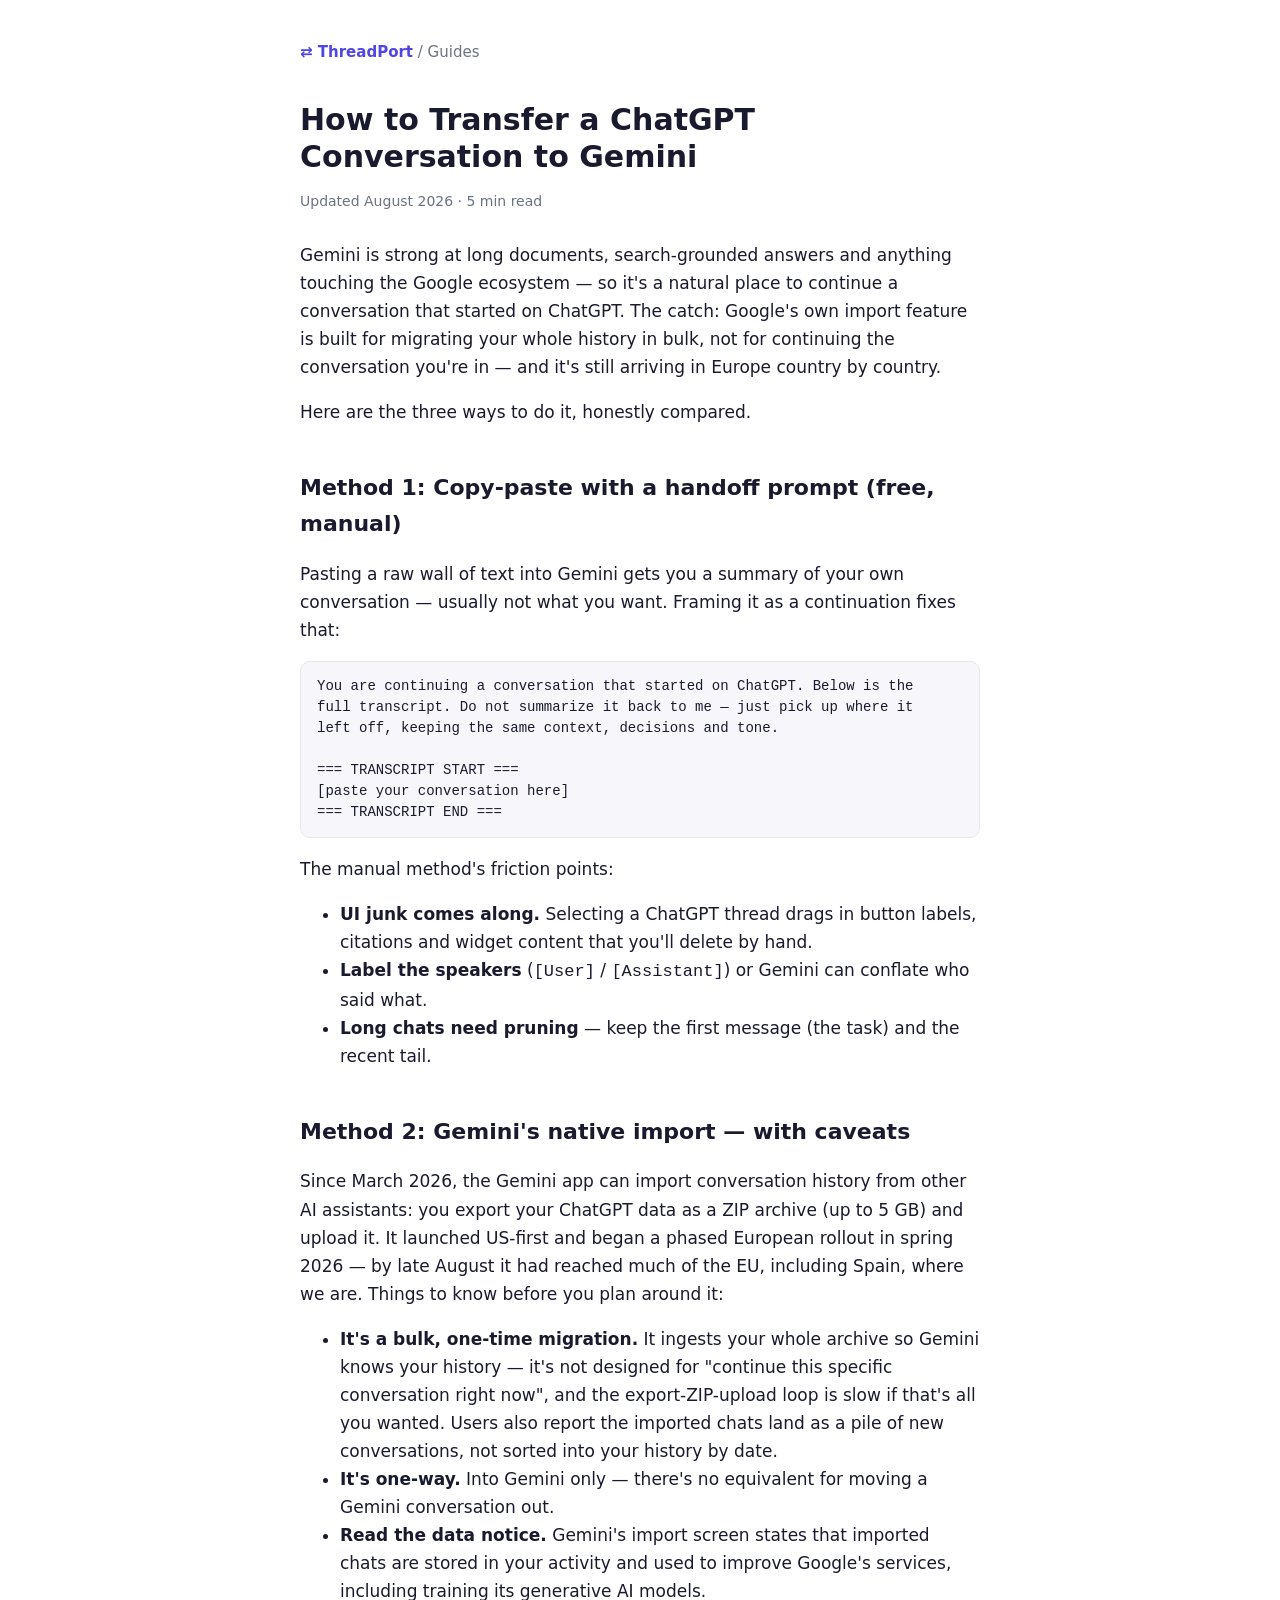
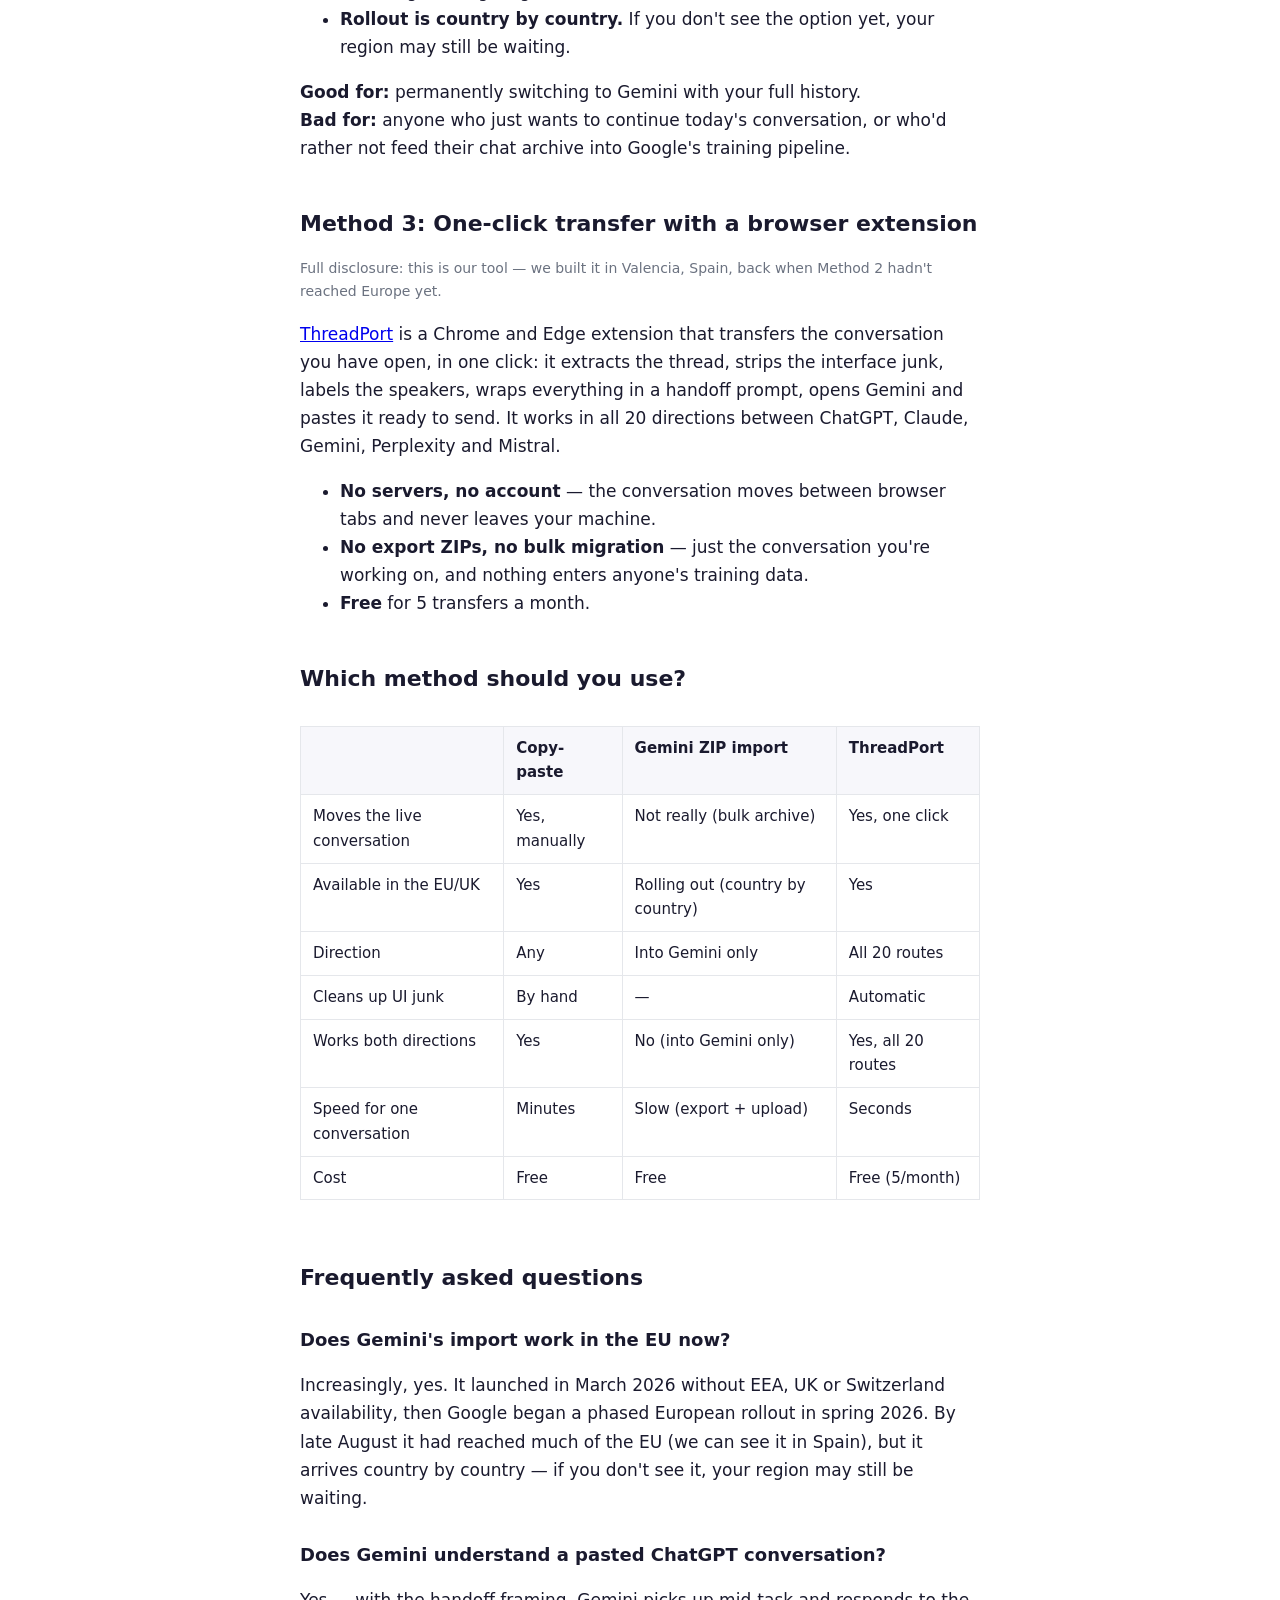
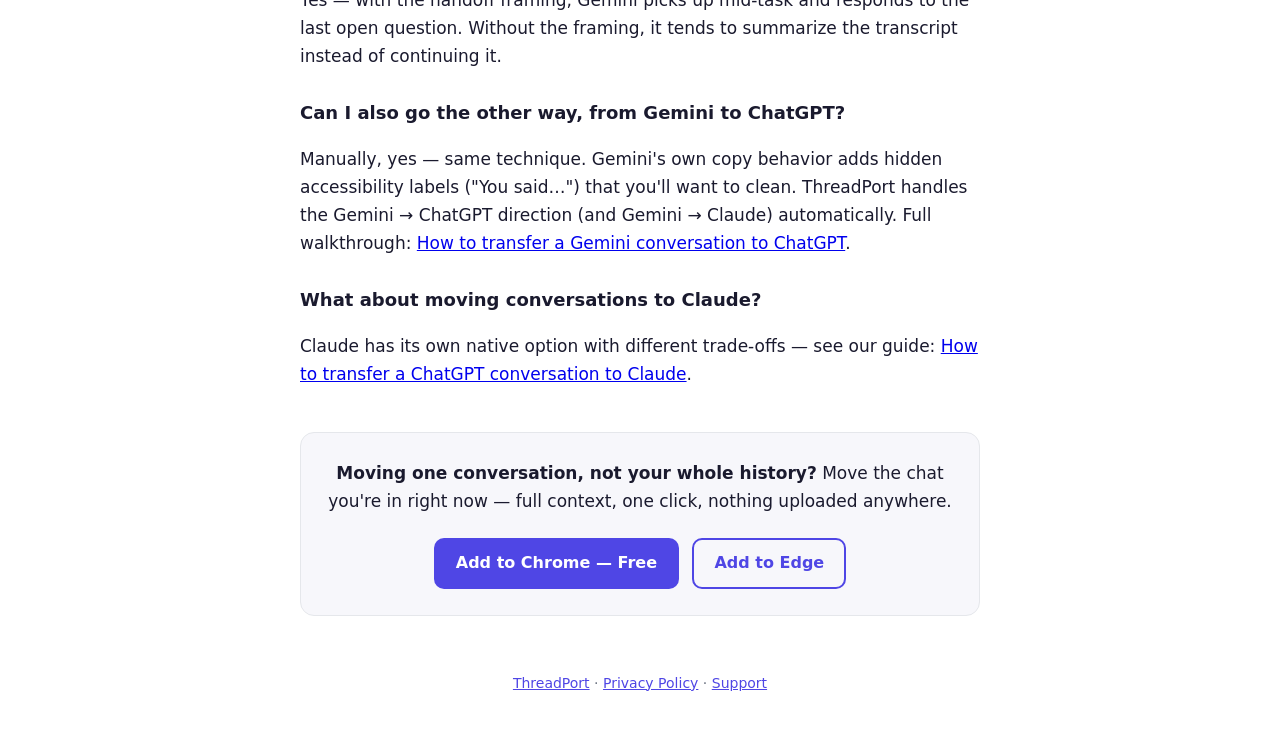
<file: docs/transfer-chatgpt-to-gemini.html>
<!DOCTYPE html>
<html lang="en">
<head>
<meta charset="utf-8">
<meta name="viewport" content="width=device-width, initial-scale=1">
<title>How to Transfer a ChatGPT Conversation to Gemini (2026 Guide)</title>
<meta name="description" content="Move a ChatGPT conversation to Google Gemini with full context: manual handoff prompt, Gemini's ZIP import (now rolling out in Europe), or a one-click browser extension.">
<link rel="canonical" href="https://megarampo.github.io/threadport/transfer-chatgpt-to-gemini.html">
<meta property="og:title" content="How to Transfer a ChatGPT Conversation to Gemini (2026 Guide)">
<meta property="og:description" content="Gemini's native import finally reached Europe, but it's built for bulk migration — here's every way to continue a ChatGPT conversation on Gemini, compared honestly.">
<meta property="og:type" content="article">
<meta property="og:url" content="https://megarampo.github.io/threadport/transfer-chatgpt-to-gemini.html">
<style>
  :root { --accent: #4f46e5; --text: #1a1a2e; --muted: #6b7280; --border: #e5e7eb; --bg-soft: #f7f7fb; }
  * { box-sizing: border-box; }
  body { max-width: 720px; margin: 0 auto; padding: 40px 20px 60px; font: 17px/1.65 system-ui, sans-serif; color: var(--text); }
  nav.crumb { font-size: 15px; margin-bottom: 36px; }
  nav.crumb a { color: var(--accent); text-decoration: none; font-weight: 650; }
  h1 { font-size: 30px; line-height: 1.25; margin: 0 0 6px; }
  .updated { color: var(--muted); font-size: 14px; margin-bottom: 28px; }
  h2 { font-size: 22px; margin: 44px 0 12px; }
  h3 { font-size: 18px; margin: 28px 0 8px; }
  p, li { color: var(--text); }
  .note { background: var(--bg-soft); border-left: 3px solid var(--accent); padding: 12px 16px; border-radius: 0 8px 8px 0; font-size: 15.5px; }
  pre { background: var(--bg-soft); border: 1px solid var(--border); border-radius: 10px; padding: 14px 16px; font-size: 14px; line-height: 1.5; overflow-x: auto; white-space: pre-wrap; }
  .tablewrap { overflow-x: auto; }
  table { border-collapse: collapse; width: 100%; font-size: 15px; margin: 16px 0; }
  th, td { border: 1px solid var(--border); padding: 9px 12px; text-align: left; vertical-align: top; }
  th { background: var(--bg-soft); }
  .cta-box { margin: 44px 0 0; padding: 26px 24px; border: 1px solid var(--border); border-radius: 14px; text-align: center; background: var(--bg-soft); }
  .cta-box p { margin-top: 0; }
  .cta { display: inline-block; margin: 6px 4px 0; padding: 12px 22px; background: var(--accent); color: #fff; text-decoration: none; border-radius: 10px; font-weight: 650; font-size: 16px; }
  .cta.alt { background: transparent; color: var(--accent); border: 2px solid var(--accent); padding: 10px 20px; }
  .disclosure { font-size: 14px; color: var(--muted); }
  footer { margin-top: 56px; font-size: 14px; color: var(--muted); text-align: center; }
  footer a { color: var(--accent); }
  @media (prefers-color-scheme: dark) {
    :root { --text: #e5e7eb; --muted: #9ca3af; --border: #2e2e3a; --bg-soft: #1e1e29; }
    body { background: #16161f; }
  }
</style>
</head>
<body>
<nav class="crumb"><a href="./">⇄ ThreadPort</a> <span style="color:var(--muted)">/ Guides</span></nav>

<h1>How to Transfer a ChatGPT Conversation to Gemini</h1>
<p class="updated">Updated August 2026 · 5 min read</p>

<p>Gemini is strong at long documents, search-grounded answers and anything touching the Google ecosystem — so it's a natural place to continue a conversation that started on ChatGPT. The catch: Google's own import feature is built for migrating your whole history in bulk, not for continuing the conversation you're in — and it's still arriving in Europe country by country.</p>

<p>Here are the three ways to do it, honestly compared.</p>

<h2>Method 1: Copy-paste with a handoff prompt (free, manual)</h2>

<p>Pasting a raw wall of text into Gemini gets you a summary of your own conversation — usually not what you want. Framing it as a continuation fixes that:</p>

<pre>You are continuing a conversation that started on ChatGPT. Below is the
full transcript. Do not summarize it back to me — just pick up where it
left off, keeping the same context, decisions and tone.

=== TRANSCRIPT START ===
[paste your conversation here]
=== TRANSCRIPT END ===</pre>

<p>The manual method's friction points:</p>
<ul>
  <li><strong>UI junk comes along.</strong> Selecting a ChatGPT thread drags in button labels, citations and widget content that you'll delete by hand.</li>
  <li><strong>Label the speakers</strong> (<code>[User]</code> / <code>[Assistant]</code>) or Gemini can conflate who said what.</li>
  <li><strong>Long chats need pruning</strong> — keep the first message (the task) and the recent tail.</li>
</ul>

<h2>Method 2: Gemini's native import — with caveats</h2>

<p>Since March 2026, the Gemini app can import conversation history from other AI assistants: you export your ChatGPT data as a ZIP archive (up to 5&nbsp;GB) and upload it. It launched US-first and began a phased European rollout in spring 2026 — by late August it had reached much of the EU, including Spain, where we are. Things to know before you plan around it:</p>

<ul>
  <li><strong>It's a bulk, one-time migration.</strong> It ingests your whole archive so Gemini knows your history — it's not designed for "continue this specific conversation right now", and the export-ZIP-upload loop is slow if that's all you wanted. Users also report the imported chats land as a pile of new conversations, not sorted into your history by date.</li>
  <li><strong>It's one-way.</strong> Into Gemini only — there's no equivalent for moving a Gemini conversation out.</li>
  <li><strong>Read the data notice.</strong> Gemini's import screen states that imported chats are stored in your activity and used to improve Google's services, including training its generative AI models.</li>
  <li><strong>Rollout is country by country.</strong> If you don't see the option yet, your region may still be waiting.</li>
</ul>

<p><strong>Good for:</strong> permanently switching to Gemini with your full history.<br>
<strong>Bad for:</strong> anyone who just wants to continue today's conversation, or who'd rather not feed their chat archive into Google's training pipeline.</p>

<h2>Method 3: One-click transfer with a browser extension</h2>

<p class="disclosure">Full disclosure: this is our tool — we built it in Valencia, Spain, back when Method 2 hadn't reached Europe yet.</p>

<p><a href="./">ThreadPort</a> is a Chrome and Edge extension that transfers the conversation you have open, in one click: it extracts the thread, strips the interface junk, labels the speakers, wraps everything in a handoff prompt, opens Gemini and pastes it ready to send. It works in all 20 directions between ChatGPT, Claude, Gemini, Perplexity and Mistral.</p>

<ul>
  <li><strong>No servers, no account</strong> — the conversation moves between browser tabs and never leaves your machine.</li>
  <li><strong>No export ZIPs, no bulk migration</strong> — just the conversation you're working on, and nothing enters anyone's training data.</li>
  <li><strong>Free</strong> for 5 transfers a month.</li>
</ul>

<h2>Which method should you use?</h2>

<div class="tablewrap">
<table>
  <tr><th></th><th>Copy-paste</th><th>Gemini ZIP import</th><th>ThreadPort</th></tr>
  <tr><td>Moves the live conversation</td><td>Yes, manually</td><td>Not really (bulk archive)</td><td>Yes, one click</td></tr>
  <tr><td>Available in the EU/UK</td><td>Yes</td><td>Rolling out (country by country)</td><td>Yes</td></tr>
  <tr><td>Direction</td><td>Any</td><td>Into Gemini only</td><td>All 20 routes</td></tr>
  <tr><td>Cleans up UI junk</td><td>By hand</td><td>—</td><td>Automatic</td></tr>
  <tr><td>Works both directions</td><td>Yes</td><td>No (into Gemini only)</td><td>Yes, all 20 routes</td></tr>
  <tr><td>Speed for one conversation</td><td>Minutes</td><td>Slow (export + upload)</td><td>Seconds</td></tr>
  <tr><td>Cost</td><td>Free</td><td>Free</td><td>Free (5/month)</td></tr>
</table>
</div>

<h2>Frequently asked questions</h2>

<h3>Does Gemini's import work in the EU now?</h3>
<p>Increasingly, yes. It launched in March 2026 without EEA, UK or Switzerland availability, then Google began a phased European rollout in spring 2026. By late August it had reached much of the EU (we can see it in Spain), but it arrives country by country — if you don't see it, your region may still be waiting.</p>

<h3>Does Gemini understand a pasted ChatGPT conversation?</h3>
<p>Yes — with the handoff framing, Gemini picks up mid-task and responds to the last open question. Without the framing, it tends to summarize the transcript instead of continuing it.</p>

<h3>Can I also go the other way, from Gemini to ChatGPT?</h3>
<p>Manually, yes — same technique. Gemini's own copy behavior adds hidden accessibility labels ("You said…") that you'll want to clean. ThreadPort handles the Gemini → ChatGPT direction (and Gemini → Claude) automatically. Full walkthrough: <a href="transfer-gemini-to-chatgpt.html">How to transfer a Gemini conversation to ChatGPT</a>.</p>

<h3>What about moving conversations to Claude?</h3>
<p>Claude has its own native option with different trade-offs — see our guide: <a href="transfer-chatgpt-to-claude.html">How to transfer a ChatGPT conversation to Claude</a>.</p>

<div class="cta-box">
  <p><strong>Moving one conversation, not your whole history?</strong> Move the chat you're in right now — full context, one click, nothing uploaded anywhere.</p>
  <a class="cta" href="https://chromewebstore.google.com/detail/threadport-%E2%80%94-move-chats-b/kclkpikpgnldnpnmojkcnoclcihmhhmd">Add to Chrome — Free</a>
  <a class="cta alt" href="https://microsoftedge.microsoft.com/addons/detail/threadport-%E2%80%94-move-chats-b/hfegopjfooabblaccgifjfomanedeapc">Add to Edge</a>
</div>

<footer>
  <a href="./">ThreadPort</a> · <a href="privacy.html">Privacy Policy</a> · <a href="https://github.com/megarampo/threadport/issues">Support</a>
</footer>

<script type="application/ld+json">
{
  "@context": "https://schema.org",
  "@type": "FAQPage",
  "mainEntity": [
    {
      "@type": "Question",
      "name": "Does Gemini's conversation import work in the EU now?",
      "acceptedAnswer": { "@type": "Answer", "text": "Increasingly, yes. Gemini's native import launched in March 2026 without EEA, UK or Switzerland availability, and Google began a phased European rollout in spring 2026 that continues country by country. It remains a bulk, one-way migration into Gemini rather than a way to continue a single conversation." }
    },
    {
      "@type": "Question",
      "name": "Does Gemini understand a pasted ChatGPT conversation?",
      "acceptedAnswer": { "@type": "Answer", "text": "Yes. Framed with a handoff prompt as a continuation, Gemini picks up mid-task and responds to the last open question instead of summarizing the transcript." }
    },
    {
      "@type": "Question",
      "name": "Can I transfer a conversation from Gemini back to ChatGPT?",
      "acceptedAnswer": { "@type": "Answer", "text": "Yes, manually with the same handoff technique, or automatically with the ThreadPort extension, which supports all 20 directions between ChatGPT, Claude, Gemini, Perplexity and Mistral." }
    }
  ]
}
</script>
</body>
</html>
</file>
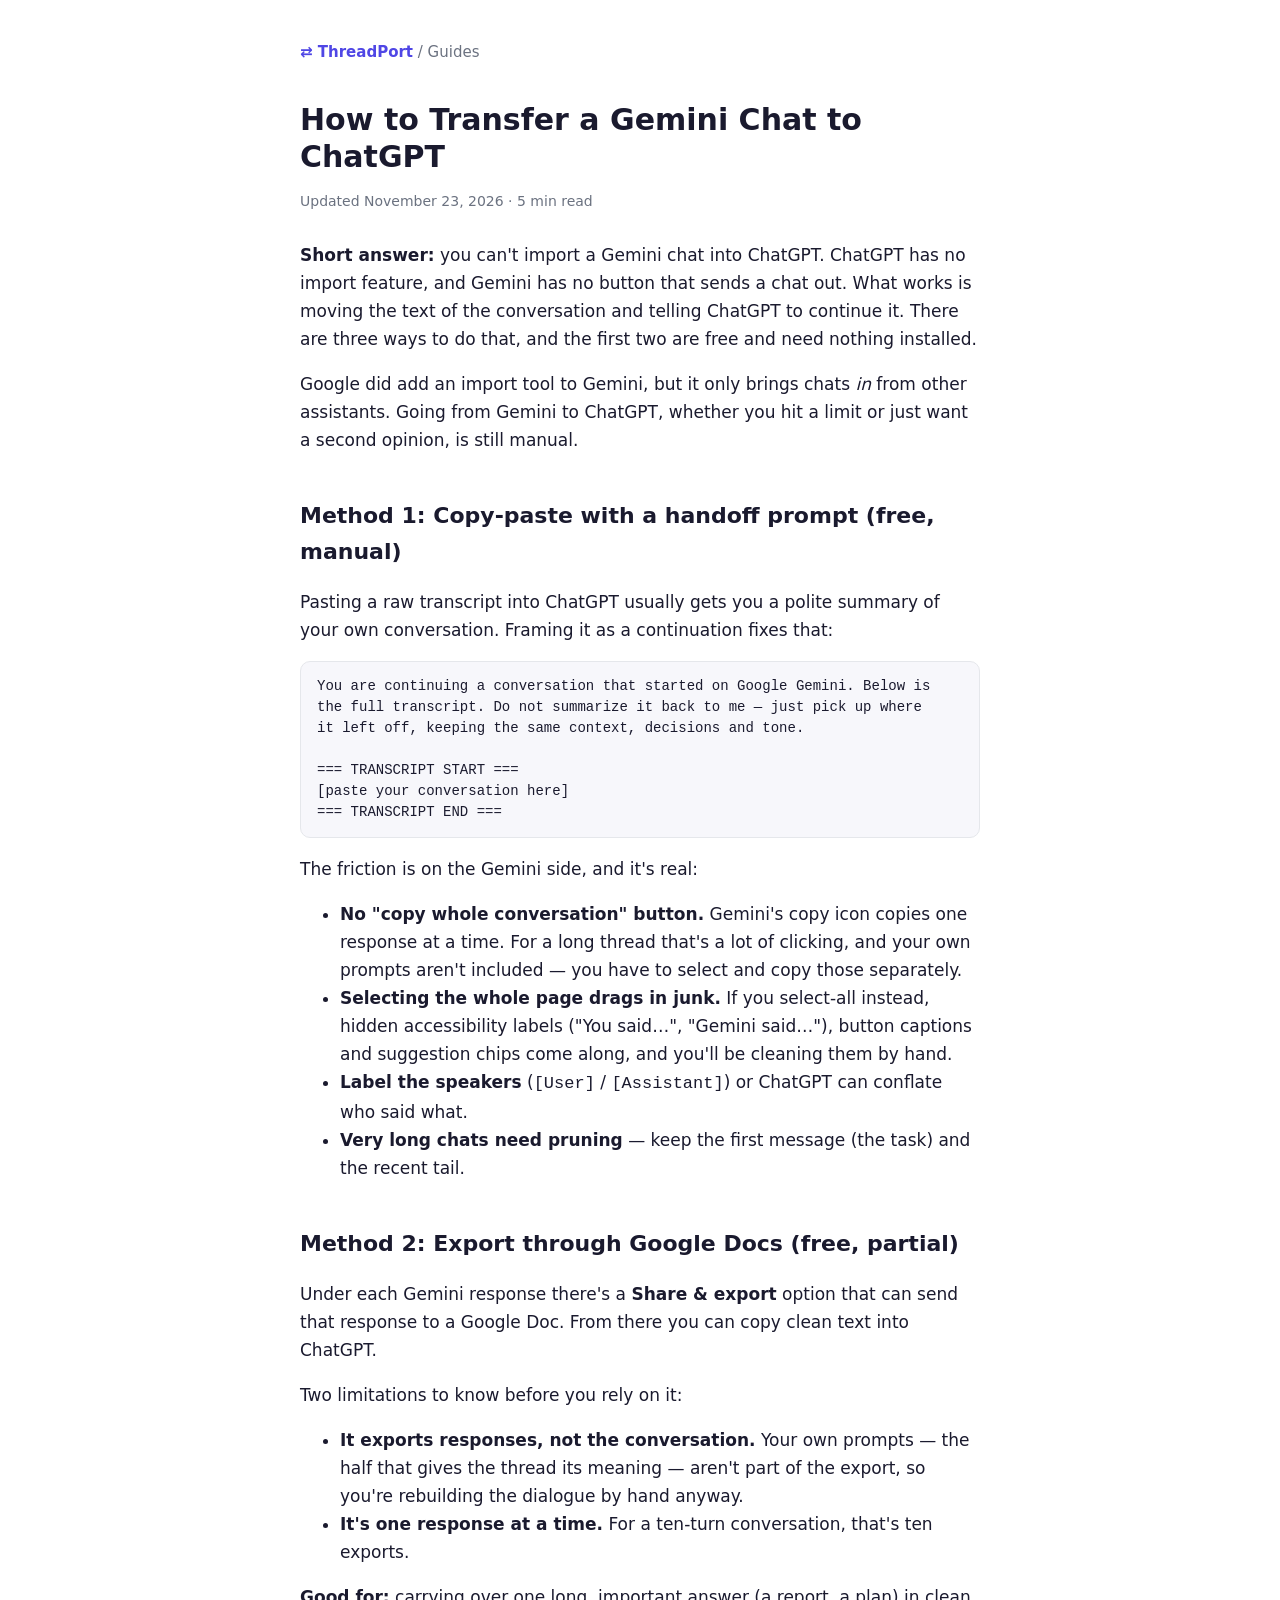
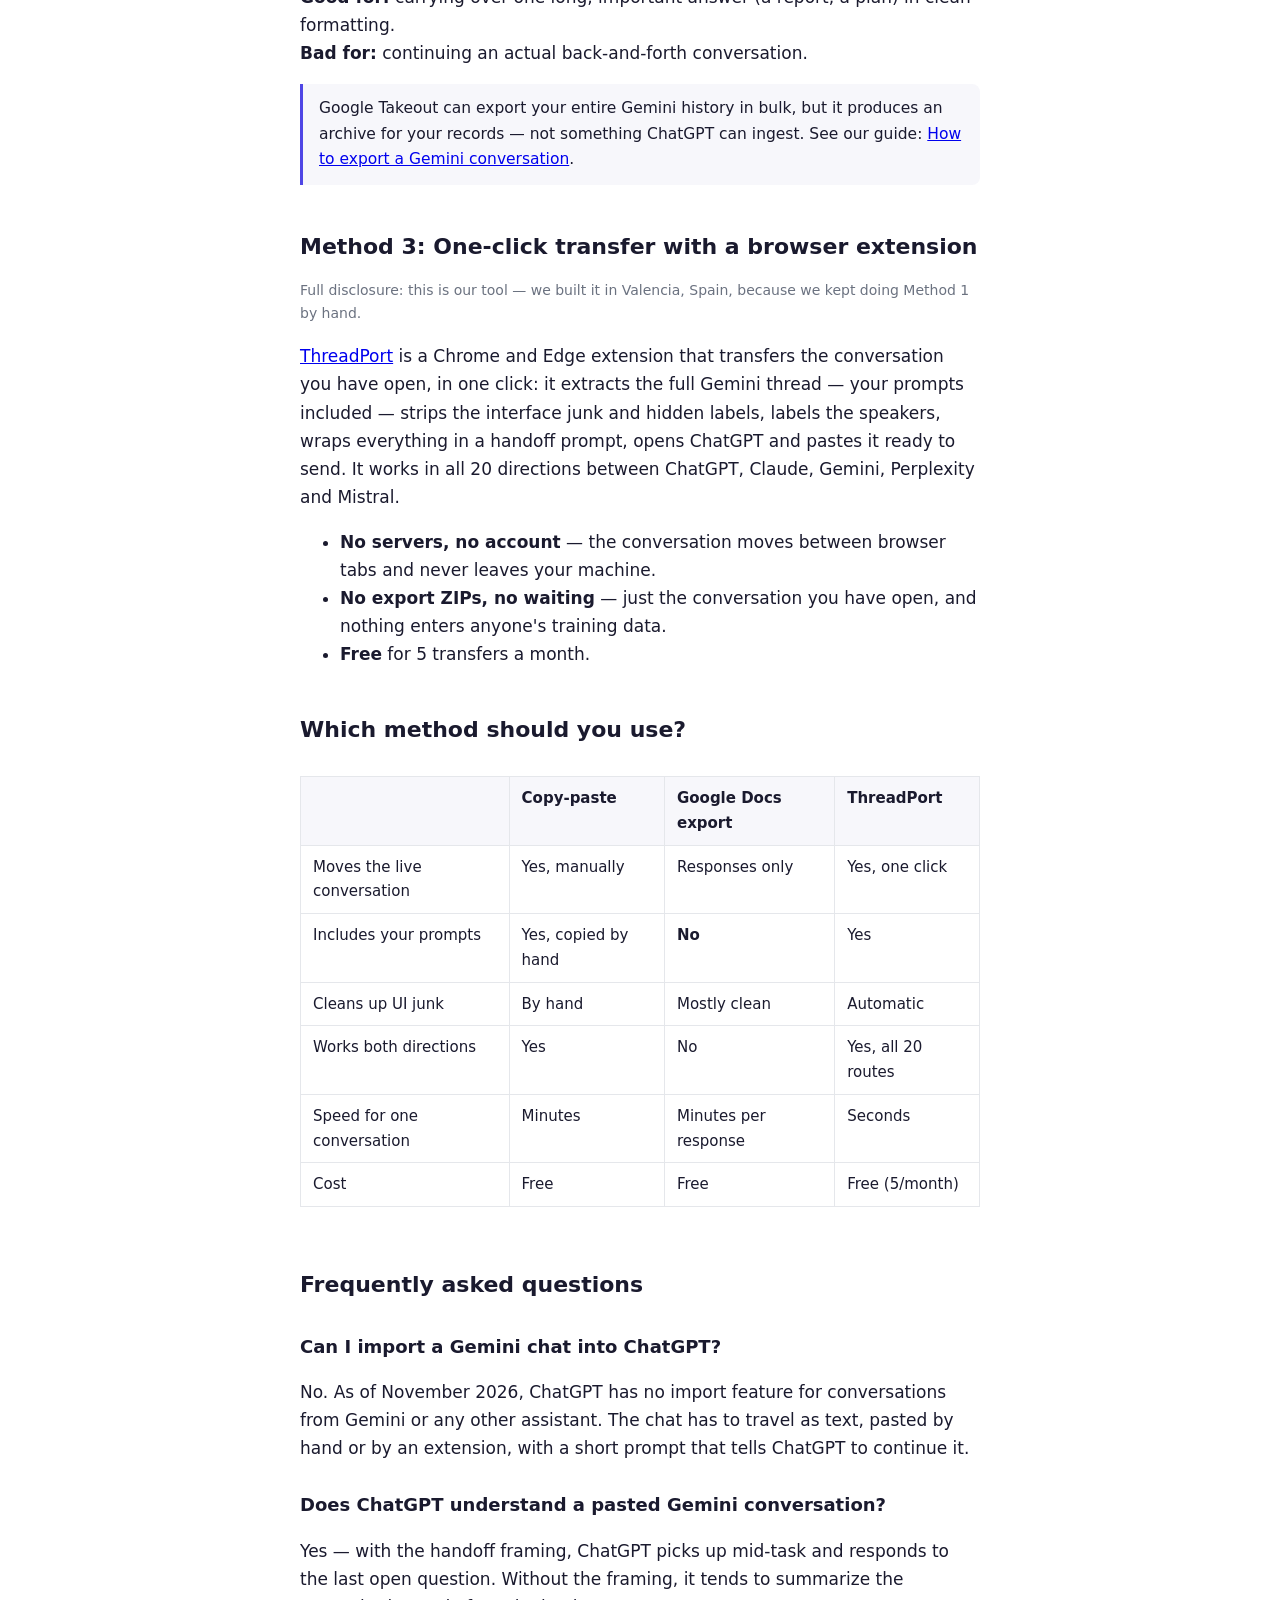
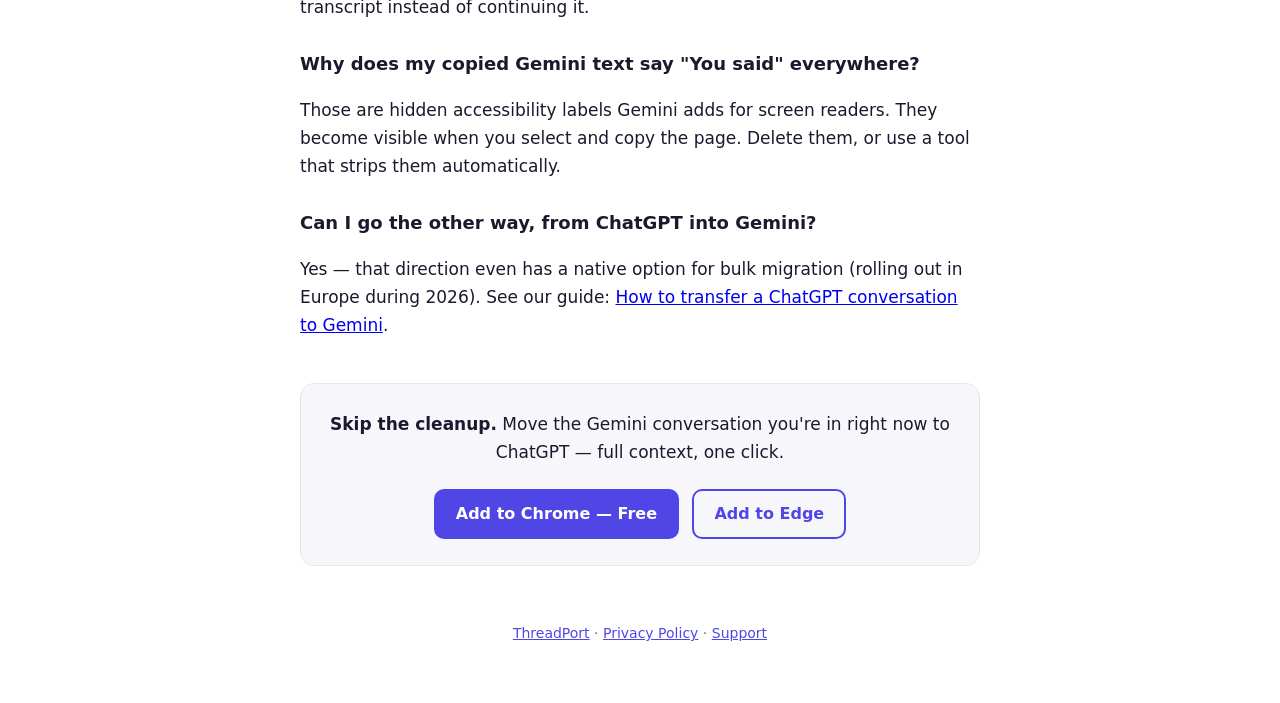
<file: docs/transfer-gemini-to-chatgpt.html>
<!DOCTYPE html>
<html lang="en">
<head>
<meta charset="utf-8">
<meta name="viewport" content="width=device-width, initial-scale=1">
<title>How to Transfer or Import a Gemini Chat to ChatGPT (3 Ways)</title>
<meta name="description" content="ChatGPT has no import button for Gemini chats. Here are 3 ways to move one with your prompts and full context: copy-paste, Google Docs, or one click.">
<link rel="canonical" href="https://megarampo.github.io/threadport/transfer-gemini-to-chatgpt.html">
<meta property="og:title" content="How to Transfer or Import a Gemini Chat to ChatGPT (3 Ways)">
<meta property="og:description" content="ChatGPT has no import button for Gemini chats. Here are 3 ways to move one with your prompts and full context: copy-paste, Google Docs, or one click.">
<meta property="og:type" content="article">
<meta property="og:url" content="https://megarampo.github.io/threadport/transfer-gemini-to-chatgpt.html">
<style>
  :root { --accent: #4f46e5; --text: #1a1a2e; --muted: #6b7280; --border: #e5e7eb; --bg-soft: #f7f7fb; }
  * { box-sizing: border-box; }
  body { max-width: 720px; margin: 0 auto; padding: 40px 20px 60px; font: 17px/1.65 system-ui, sans-serif; color: var(--text); }
  nav.crumb { font-size: 15px; margin-bottom: 36px; }
  nav.crumb a { color: var(--accent); text-decoration: none; font-weight: 650; }
  h1 { font-size: 30px; line-height: 1.25; margin: 0 0 6px; }
  .updated { color: var(--muted); font-size: 14px; margin-bottom: 28px; }
  h2 { font-size: 22px; margin: 44px 0 12px; }
  h3 { font-size: 18px; margin: 28px 0 8px; }
  p, li { color: var(--text); }
  .note { background: var(--bg-soft); border-left: 3px solid var(--accent); padding: 12px 16px; border-radius: 0 8px 8px 0; font-size: 15.5px; }
  pre { background: var(--bg-soft); border: 1px solid var(--border); border-radius: 10px; padding: 14px 16px; font-size: 14px; line-height: 1.5; overflow-x: auto; white-space: pre-wrap; }
  .tablewrap { overflow-x: auto; }
  table { border-collapse: collapse; width: 100%; font-size: 15px; margin: 16px 0; }
  th, td { border: 1px solid var(--border); padding: 9px 12px; text-align: left; vertical-align: top; }
  th { background: var(--bg-soft); }
  .cta-box { margin: 44px 0 0; padding: 26px 24px; border: 1px solid var(--border); border-radius: 14px; text-align: center; background: var(--bg-soft); }
  .cta-box p { margin-top: 0; }
  .cta { display: inline-block; margin: 6px 4px 0; padding: 12px 22px; background: var(--accent); color: #fff; text-decoration: none; border-radius: 10px; font-weight: 650; font-size: 16px; }
  .cta.alt { background: transparent; color: var(--accent); border: 2px solid var(--accent); padding: 10px 20px; }
  .disclosure { font-size: 14px; color: var(--muted); }
  footer { margin-top: 56px; font-size: 14px; color: var(--muted); text-align: center; }
  footer a { color: var(--accent); }
  @media (prefers-color-scheme: dark) {
    :root { --text: #e5e7eb; --muted: #9ca3af; --border: #2e2e3a; --bg-soft: #1e1e29; }
    body { background: #16161f; }
  }
</style>
</head>
<body>
<nav class="crumb"><a href="./">⇄ ThreadPort</a> <span style="color:var(--muted)">/ Guides</span></nav>

<h1>How to Transfer a Gemini Chat to ChatGPT</h1>
<p class="updated">Updated November 23, 2026 · 5 min read</p>

<p><strong>Short answer:</strong> you can't import a Gemini chat into ChatGPT. ChatGPT has no import feature, and Gemini has no button that sends a chat out. What works is moving the text of the conversation and telling ChatGPT to continue it. There are three ways to do that, and the first two are free and need nothing installed.</p>

<p>Google did add an import tool to Gemini, but it only brings chats <em>in</em> from other assistants. Going from Gemini to ChatGPT, whether you hit a limit or just want a second opinion, is still manual.</p>

<h2>Method 1: Copy-paste with a handoff prompt (free, manual)</h2>

<p>Pasting a raw transcript into ChatGPT usually gets you a polite summary of your own conversation. Framing it as a continuation fixes that:</p>

<pre>You are continuing a conversation that started on Google Gemini. Below is
the full transcript. Do not summarize it back to me — just pick up where
it left off, keeping the same context, decisions and tone.

=== TRANSCRIPT START ===
[paste your conversation here]
=== TRANSCRIPT END ===</pre>

<p>The friction is on the Gemini side, and it's real:</p>
<ul>
  <li><strong>No "copy whole conversation" button.</strong> Gemini's copy icon copies one response at a time. For a long thread that's a lot of clicking, and your own prompts aren't included — you have to select and copy those separately.</li>
  <li><strong>Selecting the whole page drags in junk.</strong> If you select-all instead, hidden accessibility labels ("You said…", "Gemini said…"), button captions and suggestion chips come along, and you'll be cleaning them by hand.</li>
  <li><strong>Label the speakers</strong> (<code>[User]</code> / <code>[Assistant]</code>) or ChatGPT can conflate who said what.</li>
  <li><strong>Very long chats need pruning</strong> — keep the first message (the task) and the recent tail.</li>
</ul>

<h2>Method 2: Export through Google Docs (free, partial)</h2>

<p>Under each Gemini response there's a <strong>Share &amp; export</strong> option that can send that response to a Google Doc. From there you can copy clean text into ChatGPT.</p>

<p>Two limitations to know before you rely on it:</p>
<ul>
  <li><strong>It exports responses, not the conversation.</strong> Your own prompts — the half that gives the thread its meaning — aren't part of the export, so you're rebuilding the dialogue by hand anyway.</li>
  <li><strong>It's one response at a time.</strong> For a ten-turn conversation, that's ten exports.</li>
</ul>

<p><strong>Good for:</strong> carrying over one long, important answer (a report, a plan) in clean formatting.<br>
<strong>Bad for:</strong> continuing an actual back-and-forth conversation.</p>

<div class="note">Google Takeout can export your entire Gemini history in bulk, but it produces an archive for your records — not something ChatGPT can ingest. See our guide: <a href="export-gemini-conversation.html">How to export a Gemini conversation</a>.</div>

<h2>Method 3: One-click transfer with a browser extension</h2>

<p class="disclosure">Full disclosure: this is our tool — we built it in Valencia, Spain, because we kept doing Method 1 by hand.</p>

<p><a href="./">ThreadPort</a> is a Chrome and Edge extension that transfers the conversation you have open, in one click: it extracts the full Gemini thread — your prompts included — strips the interface junk and hidden labels, labels the speakers, wraps everything in a handoff prompt, opens ChatGPT and pastes it ready to send. It works in all 20 directions between ChatGPT, Claude, Gemini, Perplexity and Mistral.</p>

<ul>
  <li><strong>No servers, no account</strong> — the conversation moves between browser tabs and never leaves your machine.</li>
  <li><strong>No export ZIPs, no waiting</strong> — just the conversation you have open, and nothing enters anyone's training data.</li>
  <li><strong>Free</strong> for 5 transfers a month.</li>
</ul>

<h2>Which method should you use?</h2>

<div class="tablewrap">
<table>
  <tr><th></th><th>Copy-paste</th><th>Google Docs export</th><th>ThreadPort</th></tr>
  <tr><td>Moves the live conversation</td><td>Yes, manually</td><td>Responses only</td><td>Yes, one click</td></tr>
  <tr><td>Includes your prompts</td><td>Yes, copied by hand</td><td><strong>No</strong></td><td>Yes</td></tr>
  <tr><td>Cleans up UI junk</td><td>By hand</td><td>Mostly clean</td><td>Automatic</td></tr>
  <tr><td>Works both directions</td><td>Yes</td><td>No</td><td>Yes, all 20 routes</td></tr>
  <tr><td>Speed for one conversation</td><td>Minutes</td><td>Minutes per response</td><td>Seconds</td></tr>
  <tr><td>Cost</td><td>Free</td><td>Free</td><td>Free (5/month)</td></tr>
</table>
</div>

<h2>Frequently asked questions</h2>

<h3>Can I import a Gemini chat into ChatGPT?</h3>
<p>No. As of November 2026, ChatGPT has no import feature for conversations from Gemini or any other assistant. The chat has to travel as text, pasted by hand or by an extension, with a short prompt that tells ChatGPT to continue it.</p>

<h3>Does ChatGPT understand a pasted Gemini conversation?</h3>
<p>Yes — with the handoff framing, ChatGPT picks up mid-task and responds to the last open question. Without the framing, it tends to summarize the transcript instead of continuing it.</p>

<h3>Why does my copied Gemini text say "You said" everywhere?</h3>
<p>Those are hidden accessibility labels Gemini adds for screen readers. They become visible when you select and copy the page. Delete them, or use a tool that strips them automatically.</p>

<h3>Can I go the other way, from ChatGPT into Gemini?</h3>
<p>Yes — that direction even has a native option for bulk migration (rolling out in Europe during 2026). See our guide: <a href="transfer-chatgpt-to-gemini.html">How to transfer a ChatGPT conversation to Gemini</a>.</p>

<div class="cta-box">
  <p><strong>Skip the cleanup.</strong> Move the Gemini conversation you're in right now to ChatGPT — full context, one click.</p>
  <a class="cta" href="https://chromewebstore.google.com/detail/threadport-%E2%80%94-move-chats-b/kclkpikpgnldnpnmojkcnoclcihmhhmd">Add to Chrome — Free</a>
  <a class="cta alt" href="https://microsoftedge.microsoft.com/addons/detail/threadport-%E2%80%94-move-chats-b/hfegopjfooabblaccgifjfomanedeapc">Add to Edge</a>
</div>

<footer>
  <a href="./">ThreadPort</a> · <a href="privacy.html">Privacy Policy</a> · <a href="https://github.com/megarampo/threadport/issues">Support</a>
</footer>

<script type="application/ld+json">
{
  "@context": "https://schema.org",
  "@type": "FAQPage",
  "mainEntity": [
    {
      "@type": "Question",
      "name": "Can I import a Gemini chat into ChatGPT?",
      "acceptedAnswer": { "@type": "Answer", "text": "No. As of November 2026, ChatGPT has no import feature for conversations from Gemini or any other assistant. The chat has to travel as text, pasted by hand or by an extension, with a short prompt that tells ChatGPT to continue it." }
    },
    {
      "@type": "Question",
      "name": "Does ChatGPT understand a pasted Gemini conversation?",
      "acceptedAnswer": { "@type": "Answer", "text": "Yes. Framed with a handoff prompt as a continuation, ChatGPT picks up mid-task and responds to the last open question instead of summarizing the transcript." }
    },
    {
      "@type": "Question",
      "name": "Why does my copied Gemini text say 'You said' everywhere?",
      "acceptedAnswer": { "@type": "Answer", "text": "Gemini adds hidden accessibility labels for screen readers that become visible when you select and copy the page. They need to be deleted by hand, or stripped automatically by a transfer tool." }
    }
  ]
}
</script>
</body>
</html>
</file>
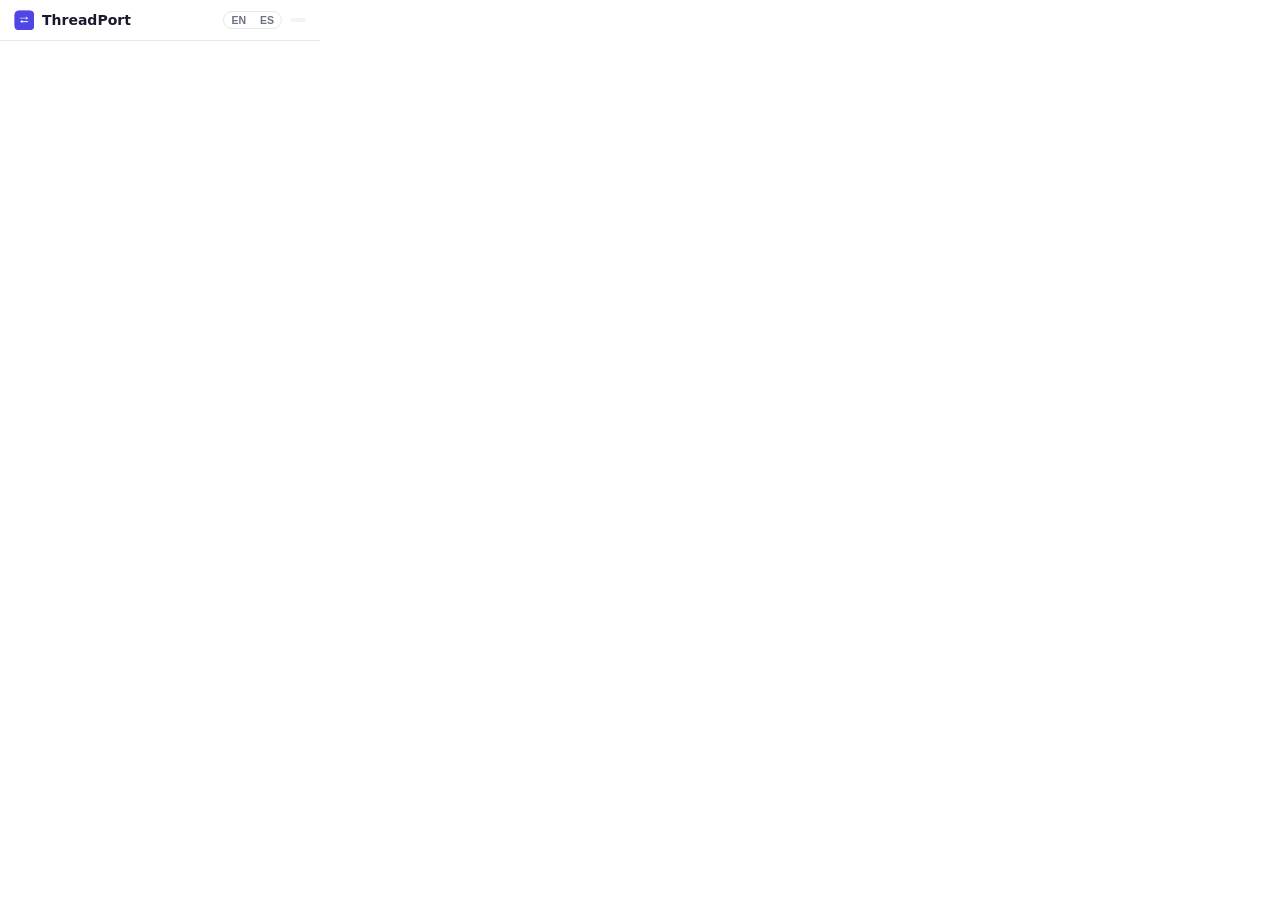
<file: src/popup/popup.html>
<!DOCTYPE html>
<html>
<head>
  <meta charset="utf-8" />
  <link rel="stylesheet" href="popup.css" />
</head>
<body>
  <header>
    <img src="../../icons/icon32.png" alt="" width="20" height="20" />
    <h1>ThreadPort</h1>
    <span class="lang" data-i18n-title="langTitle">
      <button type="button" data-lang="en">EN</button><button type="button" data-lang="es">ES</button>
    </span>
    <span id="quota" class="quota" data-i18n-title="quotaTitle"></span>
  </header>

  <main>
    <div id="review" class="review hidden">
      <span data-i18n="review"></span>
      <button id="review-dismiss" data-i18n-title="reviewDismiss">×</button>
    </div>

    <div id="state-unsupported" class="state hidden">
      <p data-i18n="unsupported"></p>
    </div>

    <div id="state-enable" class="state hidden">
      <p id="enable-text"></p>
      <p class="dim" data-i18n="enableDim"></p>
      <button id="enable-btn" class="upgrade" data-i18n="enableBtn"></button>
    </div>

    <div id="state-loading" class="state hidden">
      <p data-i18n="loading"></p>
      <p class="dim" data-i18n="loadingDim"></p>
    </div>

    <div id="state-empty" class="state hidden">
      <p id="empty-text" data-i18n="empty"></p>
      <p class="dim" data-i18n="emptyDim"></p>
    </div>

    <div id="state-ready" class="state hidden">
      <p id="detected" class="detected"></p>
      <p class="dim send-to" data-i18n="continueOn"></p>
      <div id="targets" class="targets"></div>
      <label class="autosend">
        <input type="checkbox" id="autosend" />
        <span data-i18n="autosend"></span>
      </label>
      <p id="pro-hint" class="dim pro-hint hidden"></p>
    </div>

    <div id="state-limit" class="state hidden">
      <p data-i18n="limitTitle"></p>
      <p class="dim" data-i18n="limitDim"></p>
      <button id="upgrade" class="upgrade" data-i18n="upgrade"></button>
    </div>

    <div id="export" class="export hidden">
      <span class="dim label" data-i18n="saveCopy"></span>
      <button id="copy-md" class="link-btn" data-i18n="copyMd"></button>
      <span class="dim sep">·</span>
      <button id="download-md" class="link-btn" data-i18n="downloadMd"></button>
    </div>

    <p id="status" class="status hidden"></p>
  </main>
</body>
<script src="../lib/ExtPay.js"></script>
<script src="../common/platforms.js"></script>
<script src="../common/transcript.js"></script>
<script src="i18n.js"></script>
<script src="popup.js"></script>
</html>
</file>
<file: src/popup/popup.css>
:root {
  --bg: #ffffff;
  --fg: #1a1a2e;
  --dim: #6b7280;
  --accent: #4f46e5;
  --accent-fg: #ffffff;
  --border: #e5e7eb;
  --chip: #f3f4f6;
}
@media (prefers-color-scheme: dark) {
  :root {
    --bg: #16161f;
    --fg: #e5e7eb;
    --dim: #9ca3af;
    --accent: #6366f1;
    --border: #2d2d3a;
    --chip: #23232f;
  }
}

* { box-sizing: border-box; margin: 0; padding: 0; }

body {
  width: 320px;
  font: 13px/1.45 system-ui, -apple-system, "Segoe UI", sans-serif;
  background: var(--bg);
  color: var(--fg);
}

header {
  display: flex;
  align-items: center;
  gap: 8px;
  padding: 10px 14px;
  border-bottom: 1px solid var(--border);
}
header h1 { font-size: 14px; font-weight: 650; flex: 1; }
.lang { display: inline-flex; border: 1px solid var(--border); border-radius: 999px; overflow: hidden; }
.lang button {
  background: none;
  border: 0;
  padding: 2px 7px;
  font-size: 10.5px;
  font-weight: 600;
  color: var(--dim);
  cursor: pointer;
}
.lang button.active { background: var(--accent); color: var(--accent-fg); }
.quota {
  font-size: 11px;
  color: var(--dim);
  background: var(--chip);
  padding: 2px 8px;
  border-radius: 999px;
}

main { padding: 14px; }
.state.hidden, .status.hidden, .pro-hint.hidden { display: none; }
.pro-hint { margin-top: 10px; }
.quota.clickable { cursor: pointer; }
.quota.clickable:hover { color: var(--accent); }
.dim { color: var(--dim); font-size: 12px; margin-top: 6px; }
.detected { font-size: 13px; }
.send-to { margin-top: 10px; }

.targets { display: grid; grid-template-columns: 1fr 1fr; gap: 8px; margin-top: 8px; }
.targets button {
  white-space: nowrap;
  padding: 9px 4px;
  border: 1px solid var(--border);
  border-radius: 8px;
  background: var(--chip);
  color: var(--fg);
  font-weight: 600;
  font-size: 12.5px;
  cursor: pointer;
}
.targets button:hover { border-color: var(--accent); color: var(--accent); }
.targets button.same { grid-column: 1 / -1; font-weight: 500; }

.export {
  margin-top: 12px;
  padding-top: 10px;
  border-top: 1px solid var(--border);
  font-size: 11.5px;
}
.export.hidden { display: none; }
.export .dim { margin-top: 0; }
.export .label { display: block; margin-bottom: 3px; }
.export .sep { margin: 0 6px; }
.link-btn {
  background: none;
  border: 0;
  padding: 0;
  color: var(--accent);
  font: inherit;
  font-weight: 600;
  cursor: pointer;
}
.link-btn:hover { text-decoration: underline; }

.review {
  display: flex;
  gap: 8px;
  align-items: flex-start;
  margin-bottom: 12px;
  padding: 8px 10px;
  border: 1px solid var(--border);
  border-radius: 8px;
  background: var(--chip);
  font-size: 11.5px;
  color: var(--dim);
}
.review.hidden { display: none; }
.review span { flex: 1; }
.review button {
  background: none;
  border: 0;
  padding: 0 2px;
  color: var(--dim);
  font-size: 15px;
  line-height: 1;
  cursor: pointer;
}

.autosend {
  display: flex;
  gap: 7px;
  align-items: flex-start;
  margin-top: 12px;
  font-size: 11.5px;
  color: var(--dim);
  cursor: pointer;
}
.autosend input { margin-top: 1px; }

.upgrade {
  width: 100%;
  margin-top: 10px;
  padding: 9px;
  border: 0;
  border-radius: 8px;
  background: var(--accent);
  color: var(--accent-fg);
  font-weight: 650;
  cursor: pointer;
}

.status { margin-top: 10px; font-size: 12px; color: var(--dim); }
a { color: var(--accent); }
</file>
